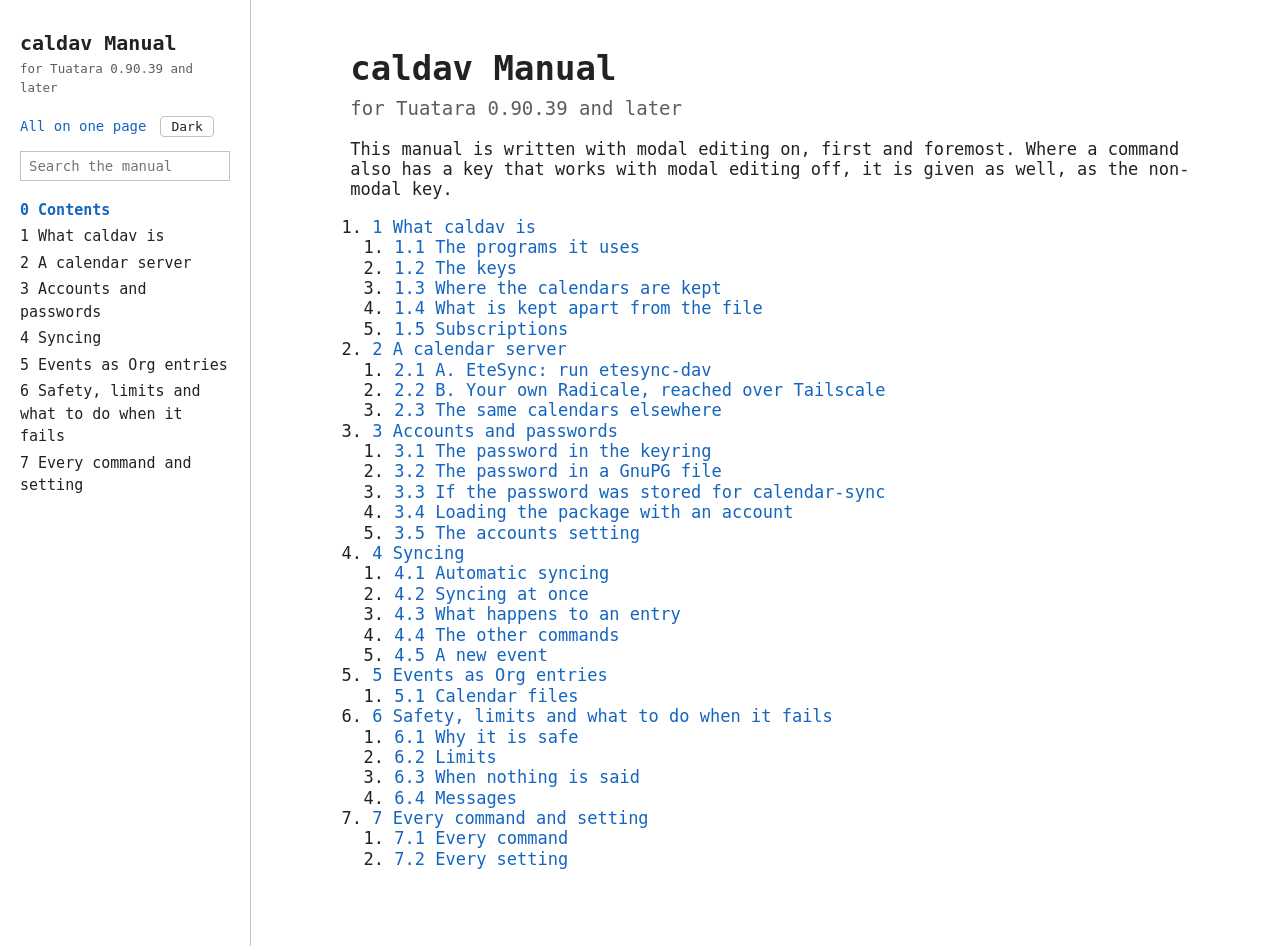
<file: index.html>
<!doctype html>
<html lang="en">
<head>
<meta charset="utf-8">
<meta name="viewport" content="width=device-width, initial-scale=1">
<meta http-equiv="Content-Security-Policy" content="default-src 'none'; style-src  'self'; img-src 'self' file:; script-src 'self'; base-uri 'none'; form-action 'none'">
<title>caldav Manual</title>
<link rel="icon" href="tuatara.png">
<link rel="stylesheet" href="manual.css">
<script src="manual.js" defer></script>
</head>
<body>
<div class="site">
<nav class="toc" id="contents" aria-label="Contents">
<strong>caldav Manual</strong>
<small>for Tuatara 0.90.39 and later</small>
<p class="tools"><a href="all.html">All on one page</a>
<button type="button" class="theme" hidden>Dark</button></p>
<input type="search" placeholder="Search the manual" aria-label="Search the manual">
<ol class="chapters"><li id="nav-index" class="here"><a class="here" href="index.html">0 Contents</a></li><li id="nav-01-what-caldav-is"><a href="01-what-caldav-is.html">1 What caldav is</a><ol><li><a href="01-what-caldav-is.html#the-programs-it-uses">1.1 The programs it uses</a></li><li><a href="01-what-caldav-is.html#the-keys">1.2 The keys</a></li><li><a href="01-what-caldav-is.html#where-the-calendars-are-kept">1.3 Where the calendars are kept</a></li><li><a href="01-what-caldav-is.html#what-is-kept-apart-from-the-file">1.4 What is kept apart from the file</a></li><li><a href="01-what-caldav-is.html#subscriptions">1.5 Subscriptions</a></li></ol></li><li id="nav-02-a-calendar-server"><a href="02-a-calendar-server.html">2 A calendar server</a><ol><li><a href="02-a-calendar-server.html#a-etesync-run-etesync-dav">2.1 A. EteSync: run etesync-dav</a></li><li><a href="02-a-calendar-server.html#b-your-own-radicale-reached-over-tailscale">2.2 B. Your own Radicale, reached over Tailscale</a></li><li><a href="02-a-calendar-server.html#the-same-calendars-elsewhere">2.3 The same calendars elsewhere</a></li></ol></li><li id="nav-03-accounts-and-passwords"><a href="03-accounts-and-passwords.html">3 Accounts and passwords</a><ol><li><a href="03-accounts-and-passwords.html#the-password-in-the-keyring">3.1 The password in the keyring</a></li><li><a href="03-accounts-and-passwords.html#the-password-in-a-gnupg-file">3.2 The password in a GnuPG file</a></li><li><a href="03-accounts-and-passwords.html#if-the-password-was-stored-for-calendar-sync">3.3 If the password was stored for calendar-sync</a></li><li><a href="03-accounts-and-passwords.html#loading-the-package-with-an-account">3.4 Loading the package with an account</a></li><li><a href="03-accounts-and-passwords.html#the-accounts-setting">3.5 The accounts setting</a></li></ol></li><li id="nav-04-syncing"><a href="04-syncing.html">4 Syncing</a><ol><li><a href="04-syncing.html#automatic-syncing">4.1 Automatic syncing</a></li><li><a href="04-syncing.html#syncing-at-once">4.2 Syncing at once</a></li><li><a href="04-syncing.html#what-happens-to-an-entry">4.3 What happens to an entry</a></li><li><a href="04-syncing.html#the-other-commands">4.4 The other commands</a></li><li><a href="04-syncing.html#a-new-event">4.5 A new event</a></li></ol></li><li id="nav-05-events-as-org-entries"><a href="05-events-as-org-entries.html">5 Events as Org entries</a><ol><li><a href="05-events-as-org-entries.html#calendar-files">5.1 Calendar files</a></li></ol></li><li id="nav-06-safety-limits-and-failures"><a href="06-safety-limits-and-failures.html">6 Safety, limits and what to do when it fails</a><ol><li><a href="06-safety-limits-and-failures.html#why-it-is-safe">6.1 Why it is safe</a></li><li><a href="06-safety-limits-and-failures.html#limits">6.2 Limits</a></li><li><a href="06-safety-limits-and-failures.html#when-nothing-is-said">6.3 When nothing is said</a></li><li><a href="06-safety-limits-and-failures.html#messages">6.4 Messages</a></li></ol></li><li id="nav-07-every-command-and-setting"><a href="07-every-command-and-setting.html">7 Every command and setting</a><ol><li><a href="07-every-command-and-setting.html#every-command">7.1 Every command</a></li><li><a href="07-every-command-and-setting.html#every-setting">7.2 Every setting</a></li></ol></li></ol>
</nav>
<main>
<article>
<h1>caldav Manual</h1>
<p class="lead">for Tuatara 0.90.39 and later</p>
<p>This manual is written with modal editing on, first and foremost. Where a command also has a key that works with modal editing off, it is given as well, as the non-modal key.</p>
<nav class="contents"><ol class="chapters"><li id="nav-01-what-caldav-is"><a href="01-what-caldav-is.html">1 What caldav is</a><ol><li><a href="01-what-caldav-is.html#the-programs-it-uses">1.1 The programs it uses</a></li><li><a href="01-what-caldav-is.html#the-keys">1.2 The keys</a></li><li><a href="01-what-caldav-is.html#where-the-calendars-are-kept">1.3 Where the calendars are kept</a></li><li><a href="01-what-caldav-is.html#what-is-kept-apart-from-the-file">1.4 What is kept apart from the file</a></li><li><a href="01-what-caldav-is.html#subscriptions">1.5 Subscriptions</a></li></ol></li><li id="nav-02-a-calendar-server"><a href="02-a-calendar-server.html">2 A calendar server</a><ol><li><a href="02-a-calendar-server.html#a-etesync-run-etesync-dav">2.1 A. EteSync: run etesync-dav</a></li><li><a href="02-a-calendar-server.html#b-your-own-radicale-reached-over-tailscale">2.2 B. Your own Radicale, reached over Tailscale</a></li><li><a href="02-a-calendar-server.html#the-same-calendars-elsewhere">2.3 The same calendars elsewhere</a></li></ol></li><li id="nav-03-accounts-and-passwords"><a href="03-accounts-and-passwords.html">3 Accounts and passwords</a><ol><li><a href="03-accounts-and-passwords.html#the-password-in-the-keyring">3.1 The password in the keyring</a></li><li><a href="03-accounts-and-passwords.html#the-password-in-a-gnupg-file">3.2 The password in a GnuPG file</a></li><li><a href="03-accounts-and-passwords.html#if-the-password-was-stored-for-calendar-sync">3.3 If the password was stored for calendar-sync</a></li><li><a href="03-accounts-and-passwords.html#loading-the-package-with-an-account">3.4 Loading the package with an account</a></li><li><a href="03-accounts-and-passwords.html#the-accounts-setting">3.5 The accounts setting</a></li></ol></li><li id="nav-04-syncing"><a href="04-syncing.html">4 Syncing</a><ol><li><a href="04-syncing.html#automatic-syncing">4.1 Automatic syncing</a></li><li><a href="04-syncing.html#syncing-at-once">4.2 Syncing at once</a></li><li><a href="04-syncing.html#what-happens-to-an-entry">4.3 What happens to an entry</a></li><li><a href="04-syncing.html#the-other-commands">4.4 The other commands</a></li><li><a href="04-syncing.html#a-new-event">4.5 A new event</a></li></ol></li><li id="nav-05-events-as-org-entries"><a href="05-events-as-org-entries.html">5 Events as Org entries</a><ol><li><a href="05-events-as-org-entries.html#calendar-files">5.1 Calendar files</a></li></ol></li><li id="nav-06-safety-limits-and-failures"><a href="06-safety-limits-and-failures.html">6 Safety, limits and what to do when it fails</a><ol><li><a href="06-safety-limits-and-failures.html#why-it-is-safe">6.1 Why it is safe</a></li><li><a href="06-safety-limits-and-failures.html#limits">6.2 Limits</a></li><li><a href="06-safety-limits-and-failures.html#when-nothing-is-said">6.3 When nothing is said</a></li><li><a href="06-safety-limits-and-failures.html#messages">6.4 Messages</a></li></ol></li><li id="nav-07-every-command-and-setting"><a href="07-every-command-and-setting.html">7 Every command and setting</a><ol><li><a href="07-every-command-and-setting.html#every-command">7.1 Every command</a></li><li><a href="07-every-command-and-setting.html#every-setting">7.2 Every setting</a></li></ol></li></ol></nav>
</article>
</main>
</div>
</body>
</html>
</file>
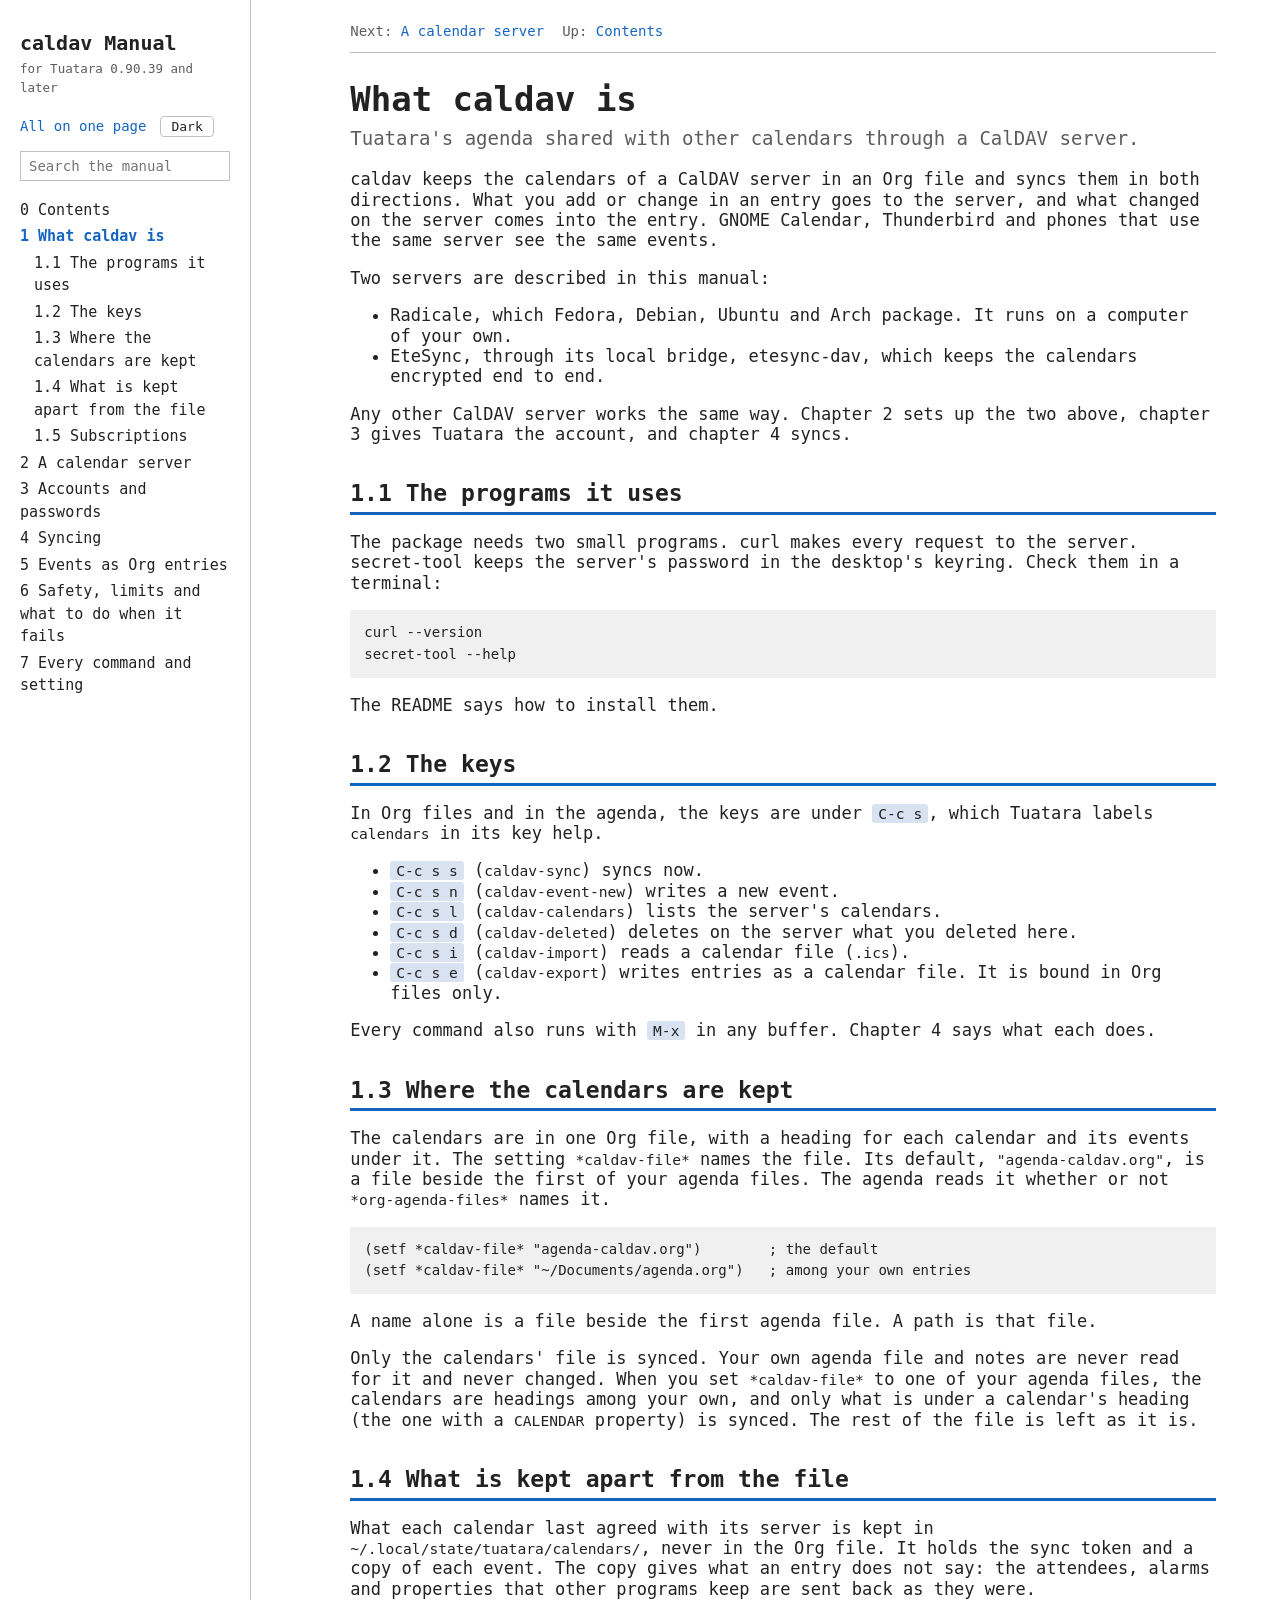
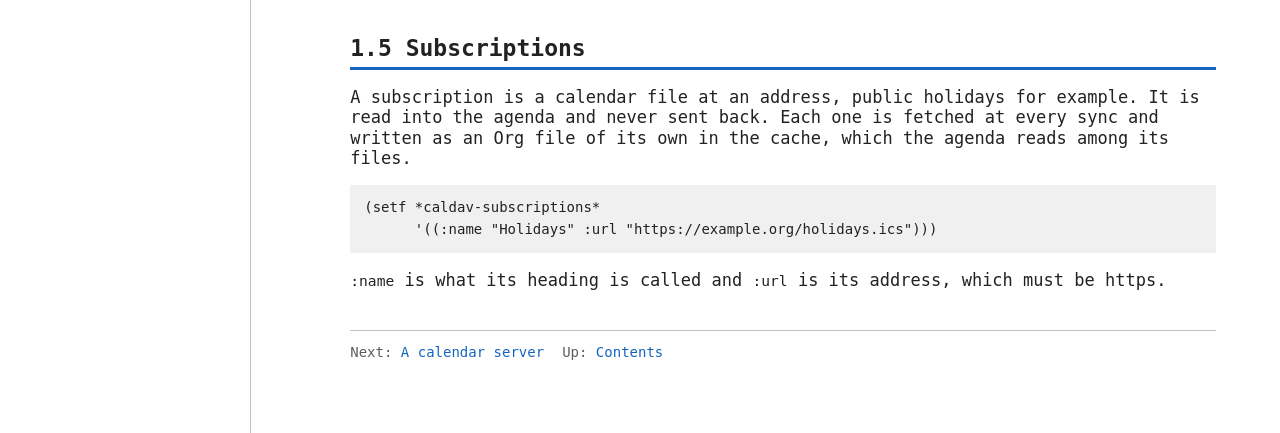
<file: 01-what-caldav-is.html>
<!doctype html>
<html lang="en">
<head>
<meta charset="utf-8">
<meta name="viewport" content="width=device-width, initial-scale=1">
<meta http-equiv="Content-Security-Policy" content="default-src 'none'; style-src  'self'; img-src 'self' file:; script-src 'self'; base-uri 'none'; form-action 'none'">
<title>What caldav is &ndash; caldav Manual</title>
<link rel="icon" href="tuatara.png">
<link rel="stylesheet" href="manual.css">
<script src="manual.js" defer></script>
</head>
<body>
<div class="site">
<nav class="toc" id="contents" aria-label="Contents">
<strong>caldav Manual</strong>
<small>for Tuatara 0.90.39 and later</small>
<p class="tools"><a href="all.html">All on one page</a>
<button type="button" class="theme" hidden>Dark</button></p>
<input type="search" placeholder="Search the manual" aria-label="Search the manual">
<ol class="chapters"><li id="nav-index"><a href="index.html">0 Contents</a></li><li id="nav-01-what-caldav-is" class="here"><a class="here" href="01-what-caldav-is.html">1 What caldav is</a><ol><li><a href="01-what-caldav-is.html#the-programs-it-uses">1.1 The programs it uses</a></li><li><a href="01-what-caldav-is.html#the-keys">1.2 The keys</a></li><li><a href="01-what-caldav-is.html#where-the-calendars-are-kept">1.3 Where the calendars are kept</a></li><li><a href="01-what-caldav-is.html#what-is-kept-apart-from-the-file">1.4 What is kept apart from the file</a></li><li><a href="01-what-caldav-is.html#subscriptions">1.5 Subscriptions</a></li></ol></li><li id="nav-02-a-calendar-server"><a href="02-a-calendar-server.html">2 A calendar server</a><ol><li><a href="02-a-calendar-server.html#a-etesync-run-etesync-dav">2.1 A. EteSync: run etesync-dav</a></li><li><a href="02-a-calendar-server.html#b-your-own-radicale-reached-over-tailscale">2.2 B. Your own Radicale, reached over Tailscale</a></li><li><a href="02-a-calendar-server.html#the-same-calendars-elsewhere">2.3 The same calendars elsewhere</a></li></ol></li><li id="nav-03-accounts-and-passwords"><a href="03-accounts-and-passwords.html">3 Accounts and passwords</a><ol><li><a href="03-accounts-and-passwords.html#the-password-in-the-keyring">3.1 The password in the keyring</a></li><li><a href="03-accounts-and-passwords.html#the-password-in-a-gnupg-file">3.2 The password in a GnuPG file</a></li><li><a href="03-accounts-and-passwords.html#if-the-password-was-stored-for-calendar-sync">3.3 If the password was stored for calendar-sync</a></li><li><a href="03-accounts-and-passwords.html#loading-the-package-with-an-account">3.4 Loading the package with an account</a></li><li><a href="03-accounts-and-passwords.html#the-accounts-setting">3.5 The accounts setting</a></li></ol></li><li id="nav-04-syncing"><a href="04-syncing.html">4 Syncing</a><ol><li><a href="04-syncing.html#automatic-syncing">4.1 Automatic syncing</a></li><li><a href="04-syncing.html#syncing-at-once">4.2 Syncing at once</a></li><li><a href="04-syncing.html#what-happens-to-an-entry">4.3 What happens to an entry</a></li><li><a href="04-syncing.html#the-other-commands">4.4 The other commands</a></li><li><a href="04-syncing.html#a-new-event">4.5 A new event</a></li></ol></li><li id="nav-05-events-as-org-entries"><a href="05-events-as-org-entries.html">5 Events as Org entries</a><ol><li><a href="05-events-as-org-entries.html#calendar-files">5.1 Calendar files</a></li></ol></li><li id="nav-06-safety-limits-and-failures"><a href="06-safety-limits-and-failures.html">6 Safety, limits and what to do when it fails</a><ol><li><a href="06-safety-limits-and-failures.html#why-it-is-safe">6.1 Why it is safe</a></li><li><a href="06-safety-limits-and-failures.html#limits">6.2 Limits</a></li><li><a href="06-safety-limits-and-failures.html#when-nothing-is-said">6.3 When nothing is said</a></li><li><a href="06-safety-limits-and-failures.html#messages">6.4 Messages</a></li></ol></li><li id="nav-07-every-command-and-setting"><a href="07-every-command-and-setting.html">7 Every command and setting</a><ol><li><a href="07-every-command-and-setting.html#every-command">7.1 Every command</a></li><li><a href="07-every-command-and-setting.html#every-setting">7.2 Every setting</a></li></ol></li></ol>
</nav>
<main>
<article>
<div class="node"><span>Next: <a href="02-a-calendar-server.html">A calendar server</a></span><span>Up: <a href="index.html">Contents</a></span></div>
<h1 id="what-caldav-is">What caldav is</h1>
<p class="lead">Tuatara's agenda shared with other calendars through a CalDAV server.</p>
<p>caldav keeps the calendars of a CalDAV server in an Org file and syncs them in
both directions. What you add or change in an entry goes to the server, and what
changed on the server comes into the entry. GNOME Calendar, Thunderbird and
phones that use the same server see the same events.</p>
<p>Two servers are described in this manual:</p>
<ul>
<li>Radicale, which Fedora, Debian, Ubuntu and Arch package. It runs on a
  computer of your own.</li>
<li>EteSync, through its local bridge, etesync-dav, which keeps the calendars
  encrypted end to end.</li>
</ul>
<p>Any other CalDAV server works the same way. Chapter 2 sets up the two above,
chapter 3 gives Tuatara the account, and chapter 4 syncs.</p>
<h2 id="the-programs-it-uses"><span class="num">1.1</span> The programs it uses</h2>
<p>The package needs two small programs. curl makes every request to the server.
secret-tool keeps the server's password in the desktop's keyring. Check them in
a terminal:</p>
<pre class="ex">curl --version
secret-tool --help
</pre>
<p>The README says how to install them.</p>
<h2 id="the-keys"><span class="num">1.2</span> The keys</h2>
<p>In Org files and in the agenda, the keys are under <kbd>C-c s</kbd>, which Tuatara labels
<code>calendars</code> in its key help.</p>
<ul>
<li><kbd>C-c s s</kbd> (<code>caldav-sync</code>) syncs now.</li>
<li><kbd>C-c s n</kbd> (<code>caldav-event-new</code>) writes a new event.</li>
<li><kbd>C-c s l</kbd> (<code>caldav-calendars</code>) lists the server's calendars.</li>
<li><kbd>C-c s d</kbd> (<code>caldav-deleted</code>) deletes on the server what you deleted here.</li>
<li><kbd>C-c s i</kbd> (<code>caldav-import</code>) reads a calendar file (<code>.ics</code>).</li>
<li><kbd>C-c s e</kbd> (<code>caldav-export</code>) writes entries as a calendar file. It is bound in
  Org files only.</li>
</ul>
<p>Every command also runs with <kbd>M-x</kbd> in any buffer. Chapter 4 says what each does.</p>
<h2 id="where-the-calendars-are-kept"><span class="num">1.3</span> Where the calendars are kept</h2>
<p>The calendars are in one Org file, with a heading for each calendar and its
events under it. The setting <code>*caldav-file*</code> names the file. Its default,
<code>&quot;agenda-caldav.org&quot;</code>, is a file beside the first of your agenda files. The
agenda reads it whether or not <code>*org-agenda-files*</code> names it.</p>
<pre class="ex"><code class="language-lisp">(setf *caldav-file* &quot;agenda-caldav.org&quot;)        ; the default
(setf *caldav-file* &quot;~/Documents/agenda.org&quot;)   ; among your own entries
</code></pre>
<p>A name alone is a file beside the first agenda file. A path is that file.</p>
<p>Only the calendars' file is synced. Your own agenda file and notes are never
read for it and never changed. When you set <code>*caldav-file*</code> to one of your
agenda files, the calendars are headings among your own, and only what is under
a calendar's heading (the one with a <code>CALENDAR</code> property) is synced. The rest of
the file is left as it is.</p>
<h2 id="what-is-kept-apart-from-the-file"><span class="num">1.4</span> What is kept apart from the file</h2>
<p>What each calendar last agreed with its server is kept in
<code>~/.local/state/tuatara/calendars/</code>, never in the Org file. It holds the sync
token and a copy of each event. The copy gives what an entry does not say: the
attendees, alarms and properties that other programs keep are sent back as they
were.</p>
<h2 id="subscriptions"><span class="num">1.5</span> Subscriptions</h2>
<p>A subscription is a calendar file at an address, public holidays for example. It
is read into the agenda and never sent back. Each one is fetched at every sync
and written as an Org file of its own in the cache, which the agenda reads among
its files.</p>
<pre class="ex"><code class="language-lisp">(setf *caldav-subscriptions*
      '((:name &quot;Holidays&quot; :url &quot;https://example.org/holidays.ics&quot;)))
</code></pre>
<p><code>:name</code> is what its heading is called and <code>:url</code> is its address, which must be
https.</p>
<div class="node end"><span>Next: <a href="02-a-calendar-server.html">A calendar server</a></span><span>Up: <a href="index.html">Contents</a></span></div>
</article>
</main>
</div>
</body>
</html>
</file>
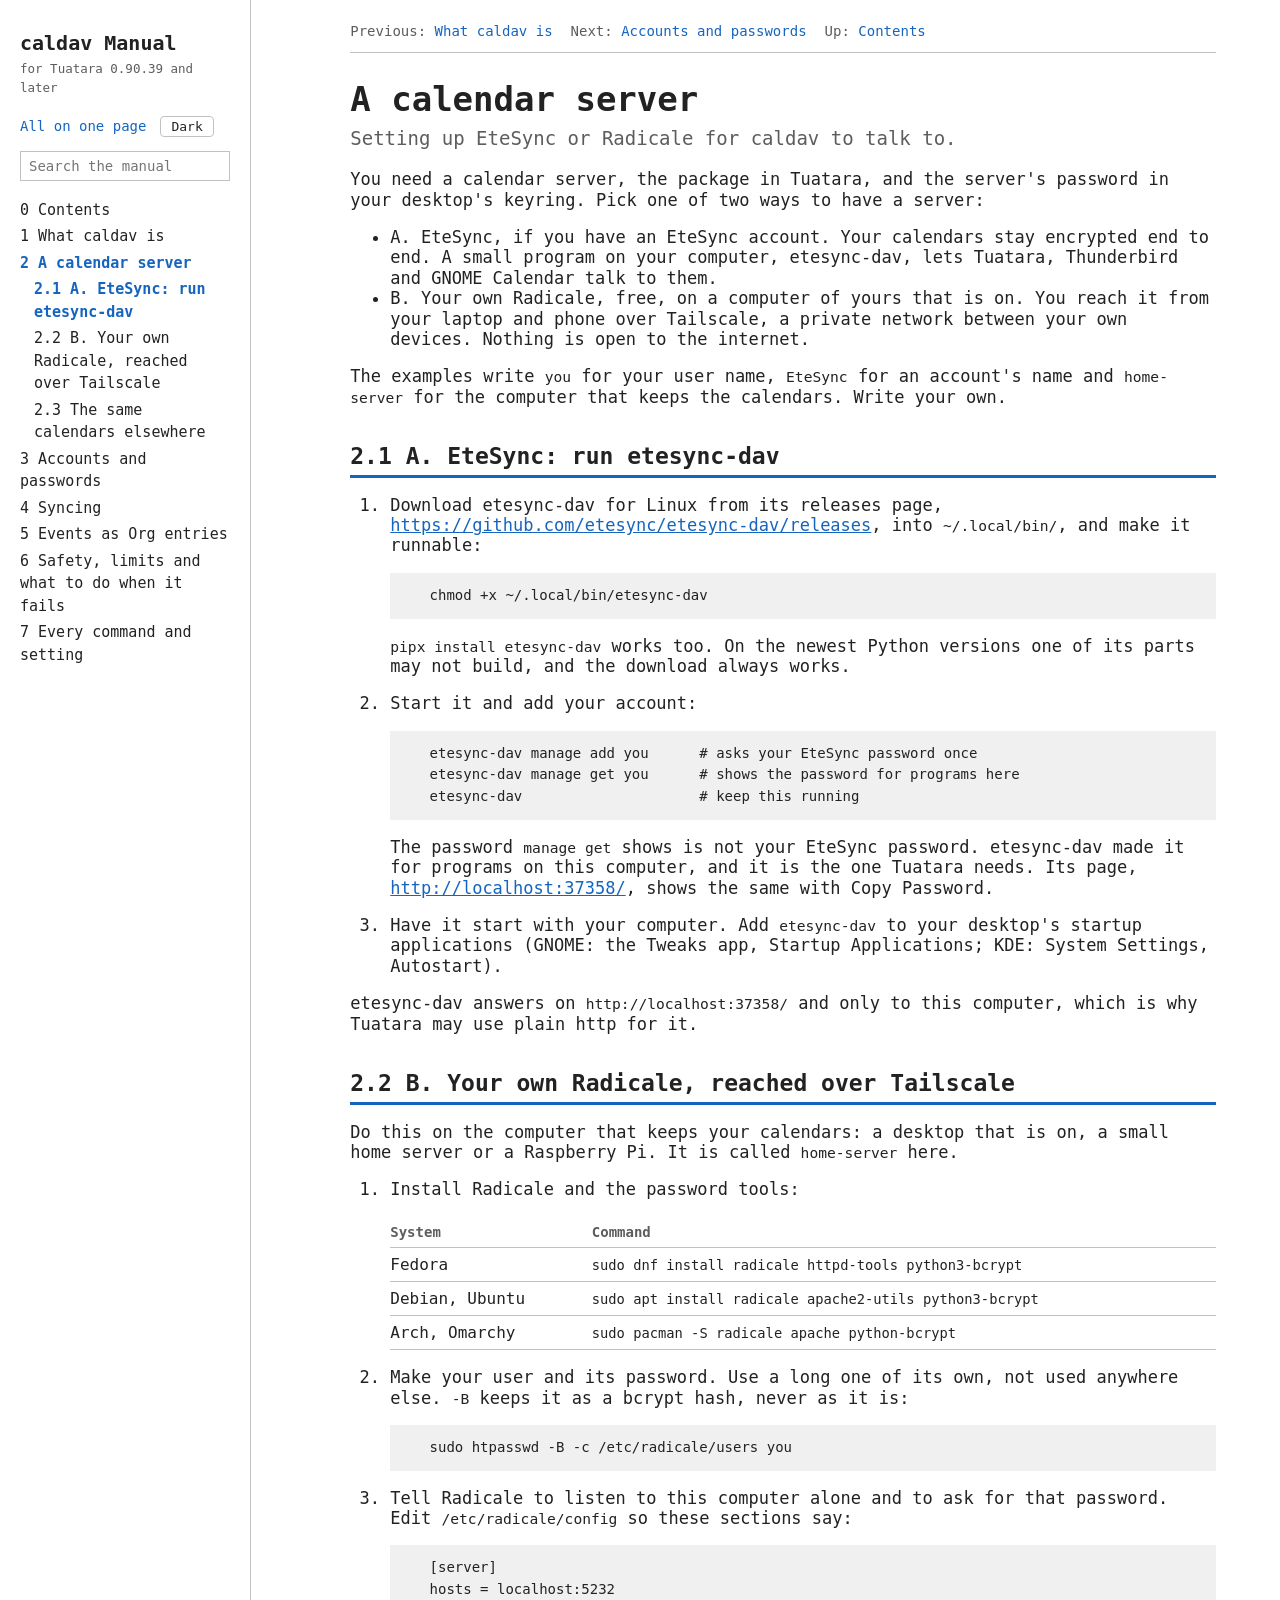
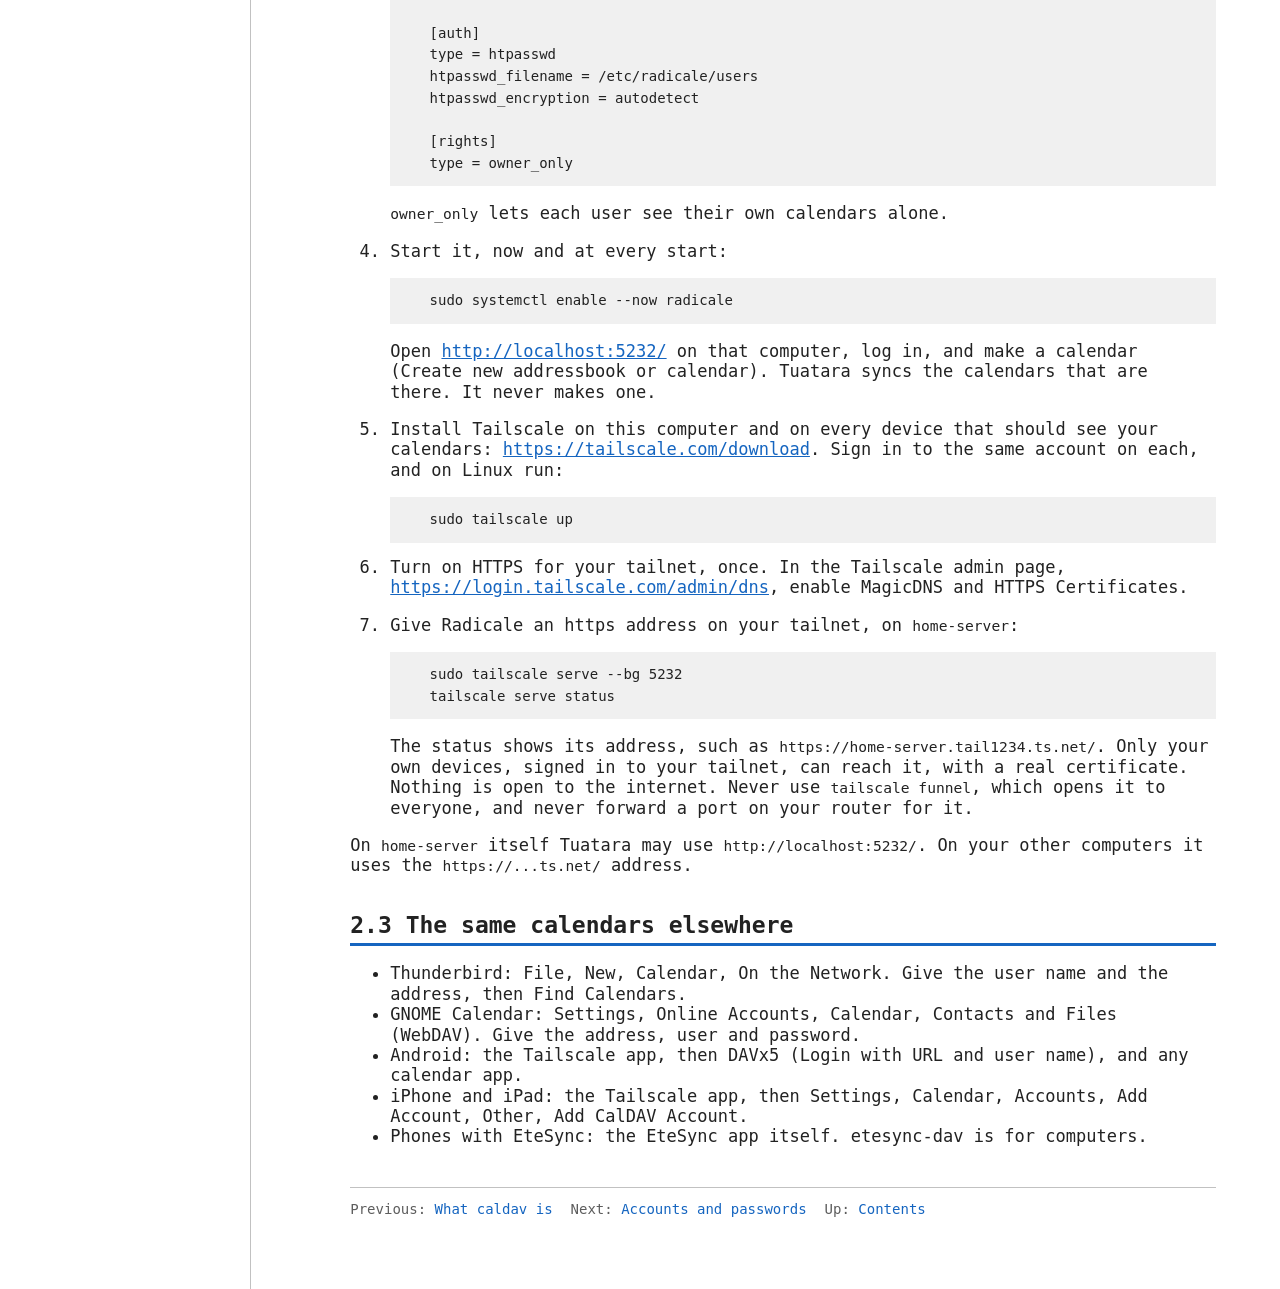
<file: 02-a-calendar-server.html>
<!doctype html>
<html lang="en">
<head>
<meta charset="utf-8">
<meta name="viewport" content="width=device-width, initial-scale=1">
<meta http-equiv="Content-Security-Policy" content="default-src 'none'; style-src  'self'; img-src 'self' file:; script-src 'self'; base-uri 'none'; form-action 'none'">
<title>A calendar server &ndash; caldav Manual</title>
<link rel="icon" href="tuatara.png">
<link rel="stylesheet" href="manual.css">
<script src="manual.js" defer></script>
</head>
<body>
<div class="site">
<nav class="toc" id="contents" aria-label="Contents">
<strong>caldav Manual</strong>
<small>for Tuatara 0.90.39 and later</small>
<p class="tools"><a href="all.html">All on one page</a>
<button type="button" class="theme" hidden>Dark</button></p>
<input type="search" placeholder="Search the manual" aria-label="Search the manual">
<ol class="chapters"><li id="nav-index"><a href="index.html">0 Contents</a></li><li id="nav-01-what-caldav-is"><a href="01-what-caldav-is.html">1 What caldav is</a><ol><li><a href="01-what-caldav-is.html#the-programs-it-uses">1.1 The programs it uses</a></li><li><a href="01-what-caldav-is.html#the-keys">1.2 The keys</a></li><li><a href="01-what-caldav-is.html#where-the-calendars-are-kept">1.3 Where the calendars are kept</a></li><li><a href="01-what-caldav-is.html#what-is-kept-apart-from-the-file">1.4 What is kept apart from the file</a></li><li><a href="01-what-caldav-is.html#subscriptions">1.5 Subscriptions</a></li></ol></li><li id="nav-02-a-calendar-server" class="here"><a class="here" href="02-a-calendar-server.html">2 A calendar server</a><ol><li><a href="02-a-calendar-server.html#a-etesync-run-etesync-dav">2.1 A. EteSync: run etesync-dav</a></li><li><a href="02-a-calendar-server.html#b-your-own-radicale-reached-over-tailscale">2.2 B. Your own Radicale, reached over Tailscale</a></li><li><a href="02-a-calendar-server.html#the-same-calendars-elsewhere">2.3 The same calendars elsewhere</a></li></ol></li><li id="nav-03-accounts-and-passwords"><a href="03-accounts-and-passwords.html">3 Accounts and passwords</a><ol><li><a href="03-accounts-and-passwords.html#the-password-in-the-keyring">3.1 The password in the keyring</a></li><li><a href="03-accounts-and-passwords.html#the-password-in-a-gnupg-file">3.2 The password in a GnuPG file</a></li><li><a href="03-accounts-and-passwords.html#if-the-password-was-stored-for-calendar-sync">3.3 If the password was stored for calendar-sync</a></li><li><a href="03-accounts-and-passwords.html#loading-the-package-with-an-account">3.4 Loading the package with an account</a></li><li><a href="03-accounts-and-passwords.html#the-accounts-setting">3.5 The accounts setting</a></li></ol></li><li id="nav-04-syncing"><a href="04-syncing.html">4 Syncing</a><ol><li><a href="04-syncing.html#automatic-syncing">4.1 Automatic syncing</a></li><li><a href="04-syncing.html#syncing-at-once">4.2 Syncing at once</a></li><li><a href="04-syncing.html#what-happens-to-an-entry">4.3 What happens to an entry</a></li><li><a href="04-syncing.html#the-other-commands">4.4 The other commands</a></li><li><a href="04-syncing.html#a-new-event">4.5 A new event</a></li></ol></li><li id="nav-05-events-as-org-entries"><a href="05-events-as-org-entries.html">5 Events as Org entries</a><ol><li><a href="05-events-as-org-entries.html#calendar-files">5.1 Calendar files</a></li></ol></li><li id="nav-06-safety-limits-and-failures"><a href="06-safety-limits-and-failures.html">6 Safety, limits and what to do when it fails</a><ol><li><a href="06-safety-limits-and-failures.html#why-it-is-safe">6.1 Why it is safe</a></li><li><a href="06-safety-limits-and-failures.html#limits">6.2 Limits</a></li><li><a href="06-safety-limits-and-failures.html#when-nothing-is-said">6.3 When nothing is said</a></li><li><a href="06-safety-limits-and-failures.html#messages">6.4 Messages</a></li></ol></li><li id="nav-07-every-command-and-setting"><a href="07-every-command-and-setting.html">7 Every command and setting</a><ol><li><a href="07-every-command-and-setting.html#every-command">7.1 Every command</a></li><li><a href="07-every-command-and-setting.html#every-setting">7.2 Every setting</a></li></ol></li></ol>
</nav>
<main>
<article>
<div class="node"><span>Previous: <a href="01-what-caldav-is.html">What caldav is</a></span><span>Next: <a href="03-accounts-and-passwords.html">Accounts and passwords</a></span><span>Up: <a href="index.html">Contents</a></span></div>
<h1 id="a-calendar-server">A calendar server</h1>
<p class="lead">Setting up EteSync or Radicale for caldav to talk to.</p>
<p>You need a calendar server, the package in Tuatara, and the server's password in
your desktop's keyring. Pick one of two ways to have a server:</p>
<ul>
<li>A. EteSync, if you have an EteSync account. Your calendars stay encrypted end
  to end. A small program on your computer, etesync-dav, lets Tuatara,
  Thunderbird and GNOME Calendar talk to them.</li>
<li>B. Your own Radicale, free, on a computer of yours that is on. You reach it
  from your laptop and phone over Tailscale, a private network between your own
  devices. Nothing is open to the internet.</li>
</ul>
<p>The examples write <code>you</code> for your user name, <code>EteSync</code> for an account's name and
<code>home-server</code> for the computer that keeps the calendars. Write your own.</p>
<h2 id="a-etesync-run-etesync-dav"><span class="num">2.1</span> A. EteSync: run etesync-dav</h2>
<ol>
<li><p>Download etesync-dav for Linux from its releases page,
   <a href="https://github.com/etesync/etesync-dav/releases">https://github.com/etesync/etesync-dav/releases</a>, into <code>~/.local/bin/</code>, and
   make it runnable:</p>
<pre class="ex">   chmod +x ~/.local/bin/etesync-dav
</pre>
<p>   <code>pipx install etesync-dav</code> works too. On the newest Python versions one of
   its parts may not build, and the download always works.</p>
</li>
<li><p>Start it and add your account:</p>
<pre class="ex">   etesync-dav manage add you      # asks your EteSync password once
   etesync-dav manage get you      # shows the password for programs here
   etesync-dav                     # keep this running
</pre>
<p>   The password <code>manage get</code> shows is not your EteSync password. etesync-dav
   made it for programs on this computer, and it is the one Tuatara needs. Its
   page, <a href="http://localhost:37358/">http://localhost:37358/</a>, shows the same with Copy Password.</p>
</li>
<li>Have it start with your computer. Add <code>etesync-dav</code> to your desktop's startup
   applications (GNOME: the Tweaks app, Startup Applications; KDE: System
   Settings, Autostart).</li>
</ol>
<p>etesync-dav answers on <code>http://localhost:37358/</code> and only to this computer,
which is why Tuatara may use plain http for it.</p>
<h2 id="b-your-own-radicale-reached-over-tailscale"><span class="num">2.2</span> B. Your own Radicale, reached over Tailscale</h2>
<p>Do this on the computer that keeps your calendars: a desktop that is on, a small
home server or a Raspberry Pi. It is called <code>home-server</code> here.</p>
<ol>
<li><p>Install Radicale and the password tools:</p>
<div class="tablewrap"><table>
<thead>
<tr><th>System</th><th>Command</th></tr>
</thead>
<tbody>
<tr><td>Fedora</td><td><code>sudo dnf install radicale httpd-tools python3-bcrypt</code></td></tr>
<tr><td>Debian, Ubuntu</td><td><code>sudo apt install radicale apache2-utils python3-bcrypt</code></td></tr>
<tr><td>Arch, Omarchy</td><td><code>sudo pacman -S radicale apache python-bcrypt</code></td></tr>
</tbody></table></div>
</li>
<li><p>Make your user and its password. Use a long one of its own, not used anywhere
   else. <code>-B</code> keeps it as a bcrypt hash, never as it is:</p>
<pre class="ex">   sudo htpasswd -B -c /etc/radicale/users you
</pre>
</li>
<li><p>Tell Radicale to listen to this computer alone and to ask for that password.
   Edit <code>/etc/radicale/config</code> so these sections say:</p>
<pre class="ex">   [server]
   hosts = localhost:5232

   [auth]
   type = htpasswd
   htpasswd_filename = /etc/radicale/users
   htpasswd_encryption = autodetect

   [rights]
   type = owner_only
</pre>
<p>   <code>owner_only</code> lets each user see their own calendars alone.</p>
</li>
<li><p>Start it, now and at every start:</p>
<pre class="ex">   sudo systemctl enable --now radicale
</pre>
<p>   Open <a href="http://localhost:5232/">http://localhost:5232/</a> on that computer, log in, and make a calendar
   (Create new addressbook or calendar). Tuatara syncs the calendars that are
   there. It never makes one.</p>
</li>
<li><p>Install Tailscale on this computer and on every device that should see your
   calendars: <a href="https://tailscale.com/download">https://tailscale.com/download</a>. Sign in to the same account on
   each, and on Linux run:</p>
<pre class="ex">   sudo tailscale up
</pre>
</li>
<li>Turn on HTTPS for your tailnet, once. In the Tailscale admin page,
   <a href="https://login.tailscale.com/admin/dns">https://login.tailscale.com/admin/dns</a>, enable MagicDNS and HTTPS
   Certificates.</li>
<li><p>Give Radicale an https address on your tailnet, on <code>home-server</code>:</p>
<pre class="ex">   sudo tailscale serve --bg 5232
   tailscale serve status
</pre>
<p>   The status shows its address, such as <code>https://home-server.tail1234.ts.net/</code>.
   Only your own devices, signed in to your tailnet, can reach it, with a real
   certificate. Nothing is open to the internet. Never use <code>tailscale funnel</code>,
   which opens it to everyone, and never forward a port on your router for it.</p>
</li>
</ol>
<p>On <code>home-server</code> itself Tuatara may use <code>http://localhost:5232/</code>. On your other
computers it uses the <code>https://...ts.net/</code> address.</p>
<h2 id="the-same-calendars-elsewhere"><span class="num">2.3</span> The same calendars elsewhere</h2>
<ul>
<li>Thunderbird: File, New, Calendar, On the Network. Give the user name and the
  address, then Find Calendars.</li>
<li>GNOME Calendar: Settings, Online Accounts, Calendar, Contacts and Files
  (WebDAV). Give the address, user and password.</li>
<li>Android: the Tailscale app, then DAVx5 (Login with URL and user name), and any
  calendar app.</li>
<li>iPhone and iPad: the Tailscale app, then Settings, Calendar, Accounts, Add
  Account, Other, Add CalDAV Account.</li>
<li>Phones with EteSync: the EteSync app itself. etesync-dav is for computers.</li>
</ul>
<div class="node end"><span>Previous: <a href="01-what-caldav-is.html">What caldav is</a></span><span>Next: <a href="03-accounts-and-passwords.html">Accounts and passwords</a></span><span>Up: <a href="index.html">Contents</a></span></div>
</article>
</main>
</div>
</body>
</html>
</file>
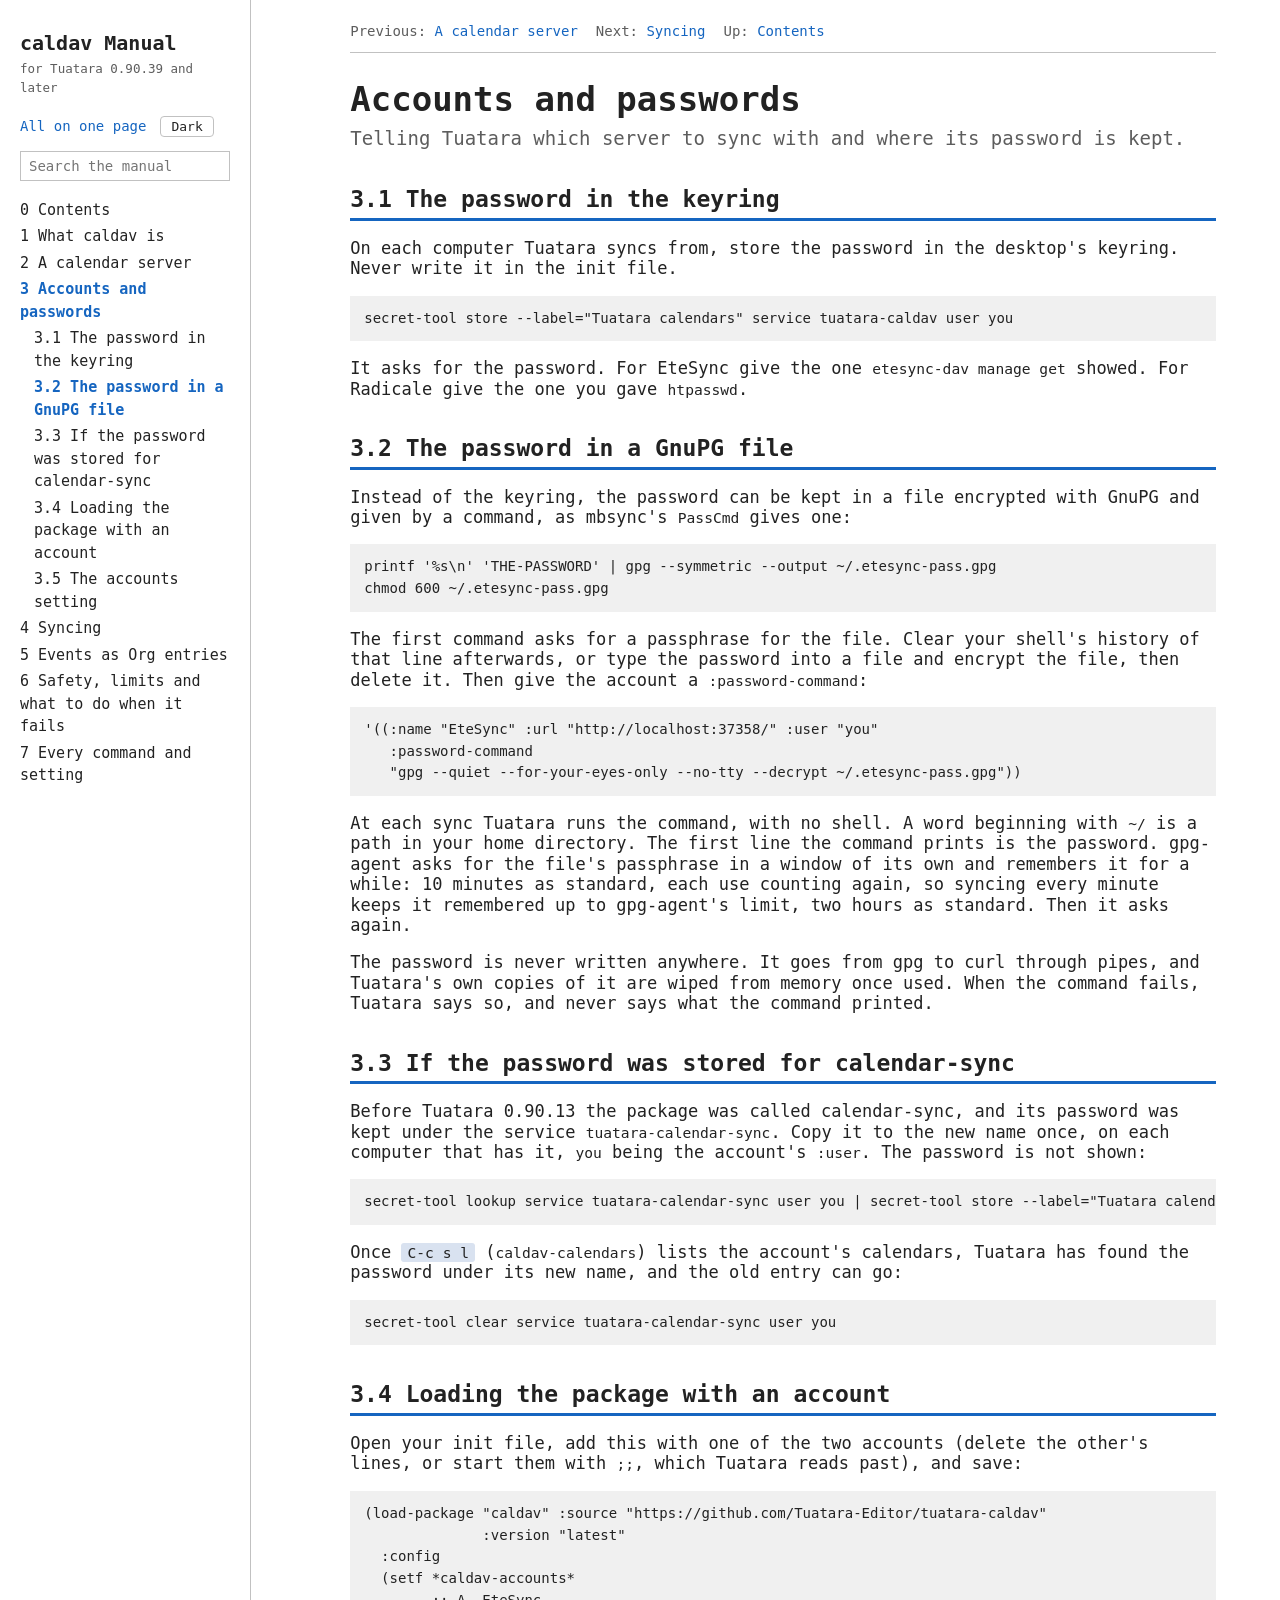
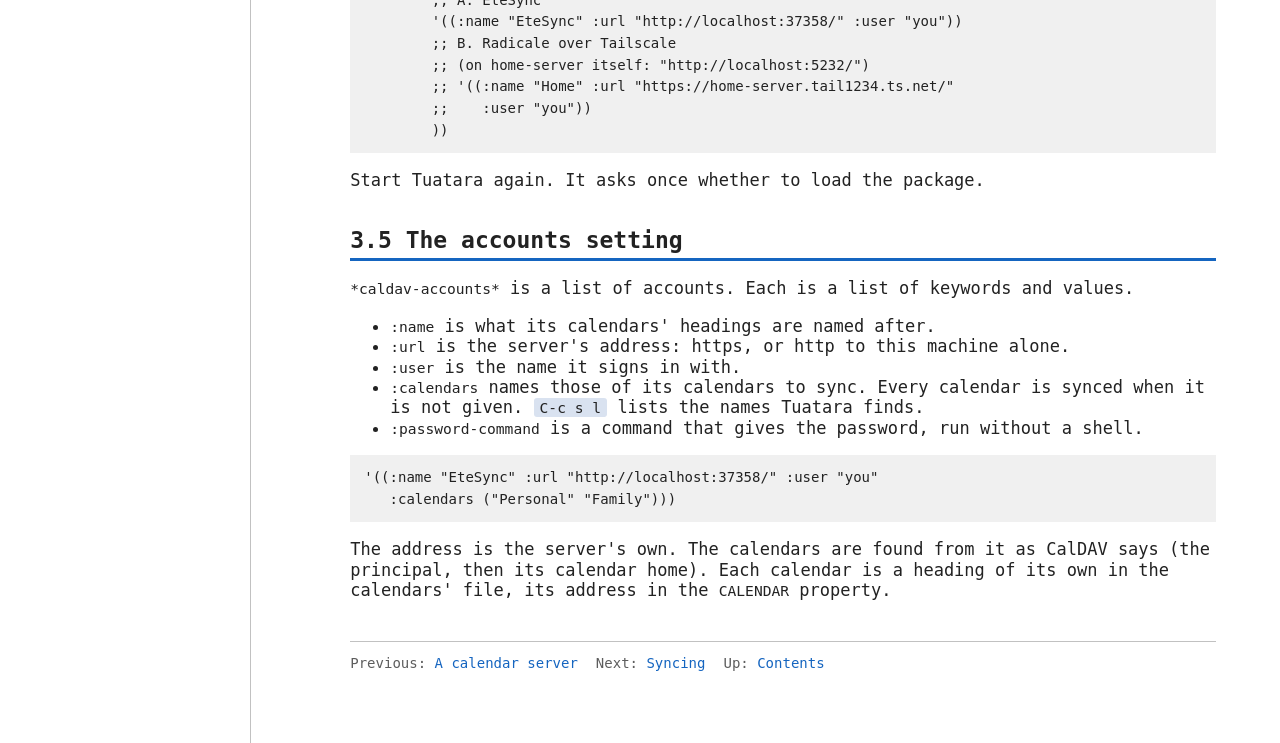
<file: 03-accounts-and-passwords.html>
<!doctype html>
<html lang="en">
<head>
<meta charset="utf-8">
<meta name="viewport" content="width=device-width, initial-scale=1">
<meta http-equiv="Content-Security-Policy" content="default-src 'none'; style-src  'self'; img-src 'self' file:; script-src 'self'; base-uri 'none'; form-action 'none'">
<title>Accounts and passwords &ndash; caldav Manual</title>
<link rel="icon" href="tuatara.png">
<link rel="stylesheet" href="manual.css">
<script src="manual.js" defer></script>
</head>
<body>
<div class="site">
<nav class="toc" id="contents" aria-label="Contents">
<strong>caldav Manual</strong>
<small>for Tuatara 0.90.39 and later</small>
<p class="tools"><a href="all.html">All on one page</a>
<button type="button" class="theme" hidden>Dark</button></p>
<input type="search" placeholder="Search the manual" aria-label="Search the manual">
<ol class="chapters"><li id="nav-index"><a href="index.html">0 Contents</a></li><li id="nav-01-what-caldav-is"><a href="01-what-caldav-is.html">1 What caldav is</a><ol><li><a href="01-what-caldav-is.html#the-programs-it-uses">1.1 The programs it uses</a></li><li><a href="01-what-caldav-is.html#the-keys">1.2 The keys</a></li><li><a href="01-what-caldav-is.html#where-the-calendars-are-kept">1.3 Where the calendars are kept</a></li><li><a href="01-what-caldav-is.html#what-is-kept-apart-from-the-file">1.4 What is kept apart from the file</a></li><li><a href="01-what-caldav-is.html#subscriptions">1.5 Subscriptions</a></li></ol></li><li id="nav-02-a-calendar-server"><a href="02-a-calendar-server.html">2 A calendar server</a><ol><li><a href="02-a-calendar-server.html#a-etesync-run-etesync-dav">2.1 A. EteSync: run etesync-dav</a></li><li><a href="02-a-calendar-server.html#b-your-own-radicale-reached-over-tailscale">2.2 B. Your own Radicale, reached over Tailscale</a></li><li><a href="02-a-calendar-server.html#the-same-calendars-elsewhere">2.3 The same calendars elsewhere</a></li></ol></li><li id="nav-03-accounts-and-passwords" class="here"><a class="here" href="03-accounts-and-passwords.html">3 Accounts and passwords</a><ol><li><a href="03-accounts-and-passwords.html#the-password-in-the-keyring">3.1 The password in the keyring</a></li><li><a href="03-accounts-and-passwords.html#the-password-in-a-gnupg-file">3.2 The password in a GnuPG file</a></li><li><a href="03-accounts-and-passwords.html#if-the-password-was-stored-for-calendar-sync">3.3 If the password was stored for calendar-sync</a></li><li><a href="03-accounts-and-passwords.html#loading-the-package-with-an-account">3.4 Loading the package with an account</a></li><li><a href="03-accounts-and-passwords.html#the-accounts-setting">3.5 The accounts setting</a></li></ol></li><li id="nav-04-syncing"><a href="04-syncing.html">4 Syncing</a><ol><li><a href="04-syncing.html#automatic-syncing">4.1 Automatic syncing</a></li><li><a href="04-syncing.html#syncing-at-once">4.2 Syncing at once</a></li><li><a href="04-syncing.html#what-happens-to-an-entry">4.3 What happens to an entry</a></li><li><a href="04-syncing.html#the-other-commands">4.4 The other commands</a></li><li><a href="04-syncing.html#a-new-event">4.5 A new event</a></li></ol></li><li id="nav-05-events-as-org-entries"><a href="05-events-as-org-entries.html">5 Events as Org entries</a><ol><li><a href="05-events-as-org-entries.html#calendar-files">5.1 Calendar files</a></li></ol></li><li id="nav-06-safety-limits-and-failures"><a href="06-safety-limits-and-failures.html">6 Safety, limits and what to do when it fails</a><ol><li><a href="06-safety-limits-and-failures.html#why-it-is-safe">6.1 Why it is safe</a></li><li><a href="06-safety-limits-and-failures.html#limits">6.2 Limits</a></li><li><a href="06-safety-limits-and-failures.html#when-nothing-is-said">6.3 When nothing is said</a></li><li><a href="06-safety-limits-and-failures.html#messages">6.4 Messages</a></li></ol></li><li id="nav-07-every-command-and-setting"><a href="07-every-command-and-setting.html">7 Every command and setting</a><ol><li><a href="07-every-command-and-setting.html#every-command">7.1 Every command</a></li><li><a href="07-every-command-and-setting.html#every-setting">7.2 Every setting</a></li></ol></li></ol>
</nav>
<main>
<article>
<div class="node"><span>Previous: <a href="02-a-calendar-server.html">A calendar server</a></span><span>Next: <a href="04-syncing.html">Syncing</a></span><span>Up: <a href="index.html">Contents</a></span></div>
<h1 id="accounts-and-passwords">Accounts and passwords</h1>
<p class="lead">Telling Tuatara which server to sync with and where its password is kept.</p>
<h2 id="the-password-in-the-keyring"><span class="num">3.1</span> The password in the keyring</h2>
<p>On each computer Tuatara syncs from, store the password in the desktop's
keyring. Never write it in the init file.</p>
<pre class="ex">secret-tool store --label=&quot;Tuatara calendars&quot; service tuatara-caldav user you
</pre>
<p>It asks for the password. For EteSync give the one <code>etesync-dav manage get</code>
showed. For Radicale give the one you gave <code>htpasswd</code>.</p>
<h2 id="the-password-in-a-gnupg-file"><span class="num">3.2</span> The password in a GnuPG file</h2>
<p>Instead of the keyring, the password can be kept in a file encrypted with GnuPG
and given by a command, as mbsync's <code>PassCmd</code> gives one:</p>
<pre class="ex">printf '%s\n' 'THE-PASSWORD' | gpg --symmetric --output ~/.etesync-pass.gpg
chmod 600 ~/.etesync-pass.gpg
</pre>
<p>The first command asks for a passphrase for the file. Clear your shell's history
of that line afterwards, or type the password into a file and encrypt the file,
then delete it. Then give the account a <code>:password-command</code>:</p>
<pre class="ex"><code class="language-lisp">'((:name &quot;EteSync&quot; :url &quot;http://localhost:37358/&quot; :user &quot;you&quot;
   :password-command
   &quot;gpg --quiet --for-your-eyes-only --no-tty --decrypt ~/.etesync-pass.gpg&quot;))
</code></pre>
<p>At each sync Tuatara runs the command, with no shell. A word beginning with <code>~/</code>
is a path in your home directory. The first line the command prints is the
password. gpg-agent asks for the file's passphrase in a window of its own and
remembers it for a while: 10 minutes as standard, each use counting again, so
syncing every minute keeps it remembered up to gpg-agent's limit, two hours as
standard. Then it asks again.</p>
<p>The password is never written anywhere. It goes from gpg to curl through pipes,
and Tuatara's own copies of it are wiped from memory once used. When the command
fails, Tuatara says so, and never says what the command printed.</p>
<h2 id="if-the-password-was-stored-for-calendar-sync"><span class="num">3.3</span> If the password was stored for calendar-sync</h2>
<p>Before Tuatara 0.90.13 the package was called calendar-sync, and its password
was kept under the service <code>tuatara-calendar-sync</code>. Copy it to the new name
once, on each computer that has it, <code>you</code> being the account's <code>:user</code>. The
password is not shown:</p>
<pre class="ex">secret-tool lookup service tuatara-calendar-sync user you | secret-tool store --label=&quot;Tuatara calendars&quot; service tuatara-caldav user you
</pre>
<p>Once <kbd>C-c s l</kbd> (<code>caldav-calendars</code>) lists the account's calendars, Tuatara has
found the password under its new name, and the old entry can go:</p>
<pre class="ex">secret-tool clear service tuatara-calendar-sync user you
</pre>
<h2 id="loading-the-package-with-an-account"><span class="num">3.4</span> Loading the package with an account</h2>
<p>Open your init file, add this with one of the two accounts (delete the other's
lines, or start them with <code>;;</code>, which Tuatara reads past), and save:</p>
<pre class="ex"><code class="language-lisp">(load-package &quot;caldav&quot; :source &quot;https://github.com/Tuatara-Editor/tuatara-caldav&quot;
              :version &quot;latest&quot;
  :config
  (setf *caldav-accounts*
        ;; A. EteSync
        '((:name &quot;EteSync&quot; :url &quot;http://localhost:37358/&quot; :user &quot;you&quot;))
        ;; B. Radicale over Tailscale
        ;; (on home-server itself: &quot;http://localhost:5232/&quot;)
        ;; '((:name &quot;Home&quot; :url &quot;https://home-server.tail1234.ts.net/&quot;
        ;;    :user &quot;you&quot;))
        ))
</code></pre>
<p>Start Tuatara again. It asks once whether to load the package.</p>
<h2 id="the-accounts-setting"><span class="num">3.5</span> The accounts setting</h2>
<p><code>*caldav-accounts*</code> is a list of accounts. Each is a list of keywords and
values.</p>
<ul>
<li><code>:name</code> is what its calendars' headings are named after.</li>
<li><code>:url</code> is the server's address: https, or http to this machine alone.</li>
<li><code>:user</code> is the name it signs in with.</li>
<li><code>:calendars</code> names those of its calendars to sync. Every calendar is synced
  when it is not given. <kbd>C-c s l</kbd> lists the names Tuatara finds.</li>
<li><code>:password-command</code> is a command that gives the password, run without a shell.</li>
</ul>
<pre class="ex"><code class="language-lisp">'((:name &quot;EteSync&quot; :url &quot;http://localhost:37358/&quot; :user &quot;you&quot;
   :calendars (&quot;Personal&quot; &quot;Family&quot;)))
</code></pre>
<p>The address is the server's own. The calendars are found from it as CalDAV says
(the principal, then its calendar home). Each calendar is a heading of its own
in the calendars' file, its address in the <code>CALENDAR</code> property.</p>
<div class="node end"><span>Previous: <a href="02-a-calendar-server.html">A calendar server</a></span><span>Next: <a href="04-syncing.html">Syncing</a></span><span>Up: <a href="index.html">Contents</a></span></div>
</article>
</main>
</div>
</body>
</html>
</file>
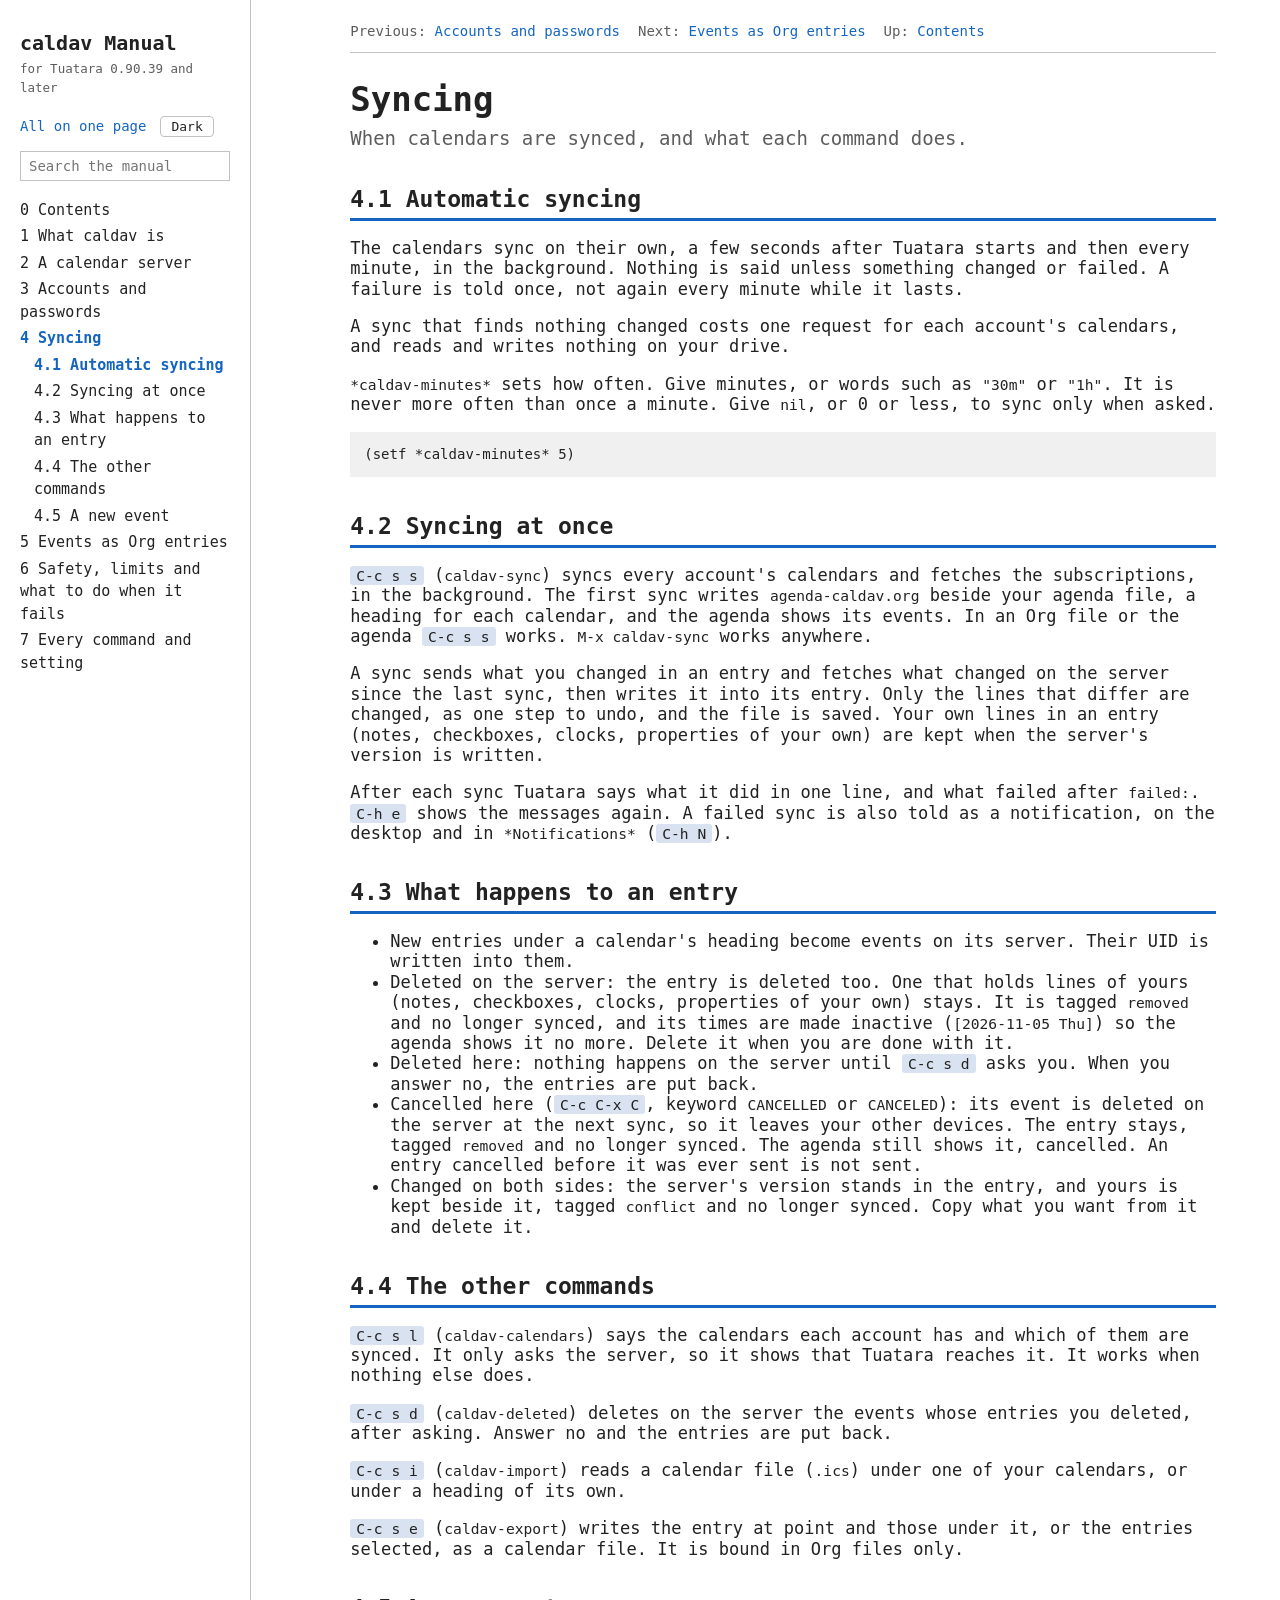
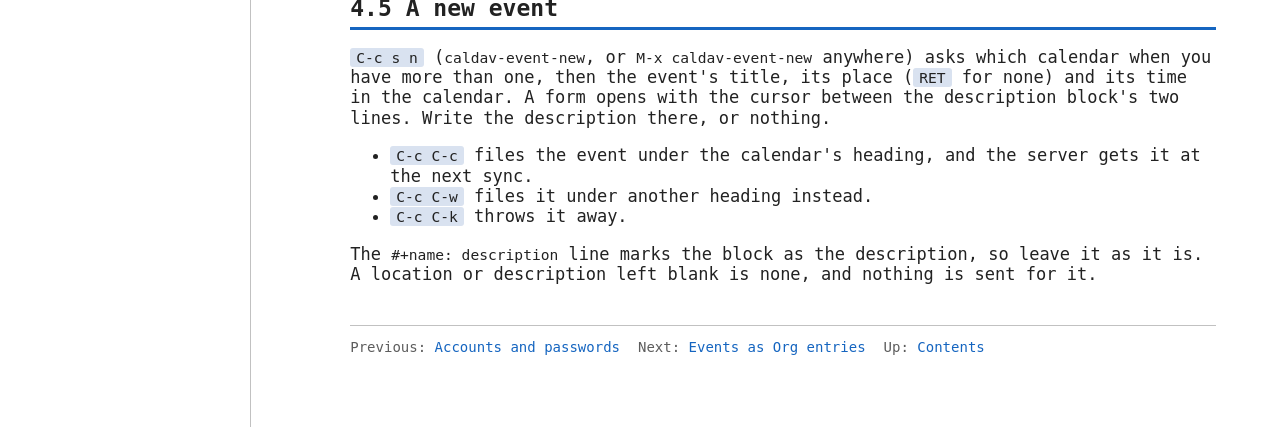
<file: 04-syncing.html>
<!doctype html>
<html lang="en">
<head>
<meta charset="utf-8">
<meta name="viewport" content="width=device-width, initial-scale=1">
<meta http-equiv="Content-Security-Policy" content="default-src 'none'; style-src  'self'; img-src 'self' file:; script-src 'self'; base-uri 'none'; form-action 'none'">
<title>Syncing &ndash; caldav Manual</title>
<link rel="icon" href="tuatara.png">
<link rel="stylesheet" href="manual.css">
<script src="manual.js" defer></script>
</head>
<body>
<div class="site">
<nav class="toc" id="contents" aria-label="Contents">
<strong>caldav Manual</strong>
<small>for Tuatara 0.90.39 and later</small>
<p class="tools"><a href="all.html">All on one page</a>
<button type="button" class="theme" hidden>Dark</button></p>
<input type="search" placeholder="Search the manual" aria-label="Search the manual">
<ol class="chapters"><li id="nav-index"><a href="index.html">0 Contents</a></li><li id="nav-01-what-caldav-is"><a href="01-what-caldav-is.html">1 What caldav is</a><ol><li><a href="01-what-caldav-is.html#the-programs-it-uses">1.1 The programs it uses</a></li><li><a href="01-what-caldav-is.html#the-keys">1.2 The keys</a></li><li><a href="01-what-caldav-is.html#where-the-calendars-are-kept">1.3 Where the calendars are kept</a></li><li><a href="01-what-caldav-is.html#what-is-kept-apart-from-the-file">1.4 What is kept apart from the file</a></li><li><a href="01-what-caldav-is.html#subscriptions">1.5 Subscriptions</a></li></ol></li><li id="nav-02-a-calendar-server"><a href="02-a-calendar-server.html">2 A calendar server</a><ol><li><a href="02-a-calendar-server.html#a-etesync-run-etesync-dav">2.1 A. EteSync: run etesync-dav</a></li><li><a href="02-a-calendar-server.html#b-your-own-radicale-reached-over-tailscale">2.2 B. Your own Radicale, reached over Tailscale</a></li><li><a href="02-a-calendar-server.html#the-same-calendars-elsewhere">2.3 The same calendars elsewhere</a></li></ol></li><li id="nav-03-accounts-and-passwords"><a href="03-accounts-and-passwords.html">3 Accounts and passwords</a><ol><li><a href="03-accounts-and-passwords.html#the-password-in-the-keyring">3.1 The password in the keyring</a></li><li><a href="03-accounts-and-passwords.html#the-password-in-a-gnupg-file">3.2 The password in a GnuPG file</a></li><li><a href="03-accounts-and-passwords.html#if-the-password-was-stored-for-calendar-sync">3.3 If the password was stored for calendar-sync</a></li><li><a href="03-accounts-and-passwords.html#loading-the-package-with-an-account">3.4 Loading the package with an account</a></li><li><a href="03-accounts-and-passwords.html#the-accounts-setting">3.5 The accounts setting</a></li></ol></li><li id="nav-04-syncing" class="here"><a class="here" href="04-syncing.html">4 Syncing</a><ol><li><a href="04-syncing.html#automatic-syncing">4.1 Automatic syncing</a></li><li><a href="04-syncing.html#syncing-at-once">4.2 Syncing at once</a></li><li><a href="04-syncing.html#what-happens-to-an-entry">4.3 What happens to an entry</a></li><li><a href="04-syncing.html#the-other-commands">4.4 The other commands</a></li><li><a href="04-syncing.html#a-new-event">4.5 A new event</a></li></ol></li><li id="nav-05-events-as-org-entries"><a href="05-events-as-org-entries.html">5 Events as Org entries</a><ol><li><a href="05-events-as-org-entries.html#calendar-files">5.1 Calendar files</a></li></ol></li><li id="nav-06-safety-limits-and-failures"><a href="06-safety-limits-and-failures.html">6 Safety, limits and what to do when it fails</a><ol><li><a href="06-safety-limits-and-failures.html#why-it-is-safe">6.1 Why it is safe</a></li><li><a href="06-safety-limits-and-failures.html#limits">6.2 Limits</a></li><li><a href="06-safety-limits-and-failures.html#when-nothing-is-said">6.3 When nothing is said</a></li><li><a href="06-safety-limits-and-failures.html#messages">6.4 Messages</a></li></ol></li><li id="nav-07-every-command-and-setting"><a href="07-every-command-and-setting.html">7 Every command and setting</a><ol><li><a href="07-every-command-and-setting.html#every-command">7.1 Every command</a></li><li><a href="07-every-command-and-setting.html#every-setting">7.2 Every setting</a></li></ol></li></ol>
</nav>
<main>
<article>
<div class="node"><span>Previous: <a href="03-accounts-and-passwords.html">Accounts and passwords</a></span><span>Next: <a href="05-events-as-org-entries.html">Events as Org entries</a></span><span>Up: <a href="index.html">Contents</a></span></div>
<h1 id="syncing">Syncing</h1>
<p class="lead">When calendars are synced, and what each command does.</p>
<h2 id="automatic-syncing"><span class="num">4.1</span> Automatic syncing</h2>
<p>The calendars sync on their own, a few seconds after Tuatara starts and then
every minute, in the background. Nothing is said unless something changed or
failed. A failure is told once, not again every minute while it lasts.</p>
<p>A sync that finds nothing changed costs one request for each account's
calendars, and reads and writes nothing on your drive.</p>
<p><code>*caldav-minutes*</code> sets how often. Give minutes, or words such as <code>&quot;30m&quot;</code> or
<code>&quot;1h&quot;</code>. It is never more often than once a minute. Give <code>nil</code>, or 0 or less, to
sync only when asked.</p>
<pre class="ex"><code class="language-lisp">(setf *caldav-minutes* 5)
</code></pre>
<h2 id="syncing-at-once"><span class="num">4.2</span> Syncing at once</h2>
<p><kbd>C-c s s</kbd> (<code>caldav-sync</code>) syncs every account's calendars and fetches the
subscriptions, in the background. The first sync writes <code>agenda-caldav.org</code>
beside your agenda file, a heading for each calendar, and the agenda shows its
events. In an Org file or the agenda <kbd>C-c s s</kbd> works. <code>M-x caldav-sync</code> works
anywhere.</p>
<p>A sync sends what you changed in an entry and fetches what changed on the server
since the last sync, then writes it into its entry. Only the lines that differ
are changed, as one step to undo, and the file is saved. Your own lines in an
entry (notes, checkboxes, clocks, properties of your own) are kept when the
server's version is written.</p>
<p>After each sync Tuatara says what it did in one line, and what failed after
<code>failed:</code>. <kbd>C-h e</kbd> shows the messages again. A failed sync is also told as a
notification, on the desktop and in <code>*Notifications*</code> (<kbd>C-h N</kbd>).</p>
<h2 id="what-happens-to-an-entry"><span class="num">4.3</span> What happens to an entry</h2>
<ul>
<li>New entries under a calendar's heading become events on its server. Their UID
  is written into them.</li>
<li>Deleted on the server: the entry is deleted too. One that holds lines of yours
  (notes, checkboxes, clocks, properties of your own) stays. It is tagged
  <code>removed</code> and no longer synced, and its times are made inactive
  (<code>[2026-11-05 Thu]</code>) so the agenda shows it no more. Delete it when you are
  done with it.</li>
<li>Deleted here: nothing happens on the server until <kbd>C-c s d</kbd> asks you. When you
  answer no, the entries are put back.</li>
<li>Cancelled here (<kbd>C-c C-x C</kbd>, keyword <code>CANCELLED</code> or <code>CANCELED</code>): its event is
  deleted on the server at the next sync, so it leaves your other devices. The
  entry stays, tagged <code>removed</code> and no longer synced. The agenda still shows it,
  cancelled. An entry cancelled before it was ever sent is not sent.</li>
<li>Changed on both sides: the server's version stands in the entry, and yours is
  kept beside it, tagged <code>conflict</code> and no longer synced. Copy what you want
  from it and delete it.</li>
</ul>
<h2 id="the-other-commands"><span class="num">4.4</span> The other commands</h2>
<p><kbd>C-c s l</kbd> (<code>caldav-calendars</code>) says the calendars each account has and which of
them are synced. It only asks the server, so it shows that Tuatara reaches it.
It works when nothing else does.</p>
<p><kbd>C-c s d</kbd> (<code>caldav-deleted</code>) deletes on the server the events whose entries you
deleted, after asking. Answer no and the entries are put back.</p>
<p><kbd>C-c s i</kbd> (<code>caldav-import</code>) reads a calendar file (<code>.ics</code>) under one of your
calendars, or under a heading of its own.</p>
<p><kbd>C-c s e</kbd> (<code>caldav-export</code>) writes the entry at point and those under it, or the
entries selected, as a calendar file. It is bound in Org files only.</p>
<h2 id="a-new-event"><span class="num">4.5</span> A new event</h2>
<p><kbd>C-c s n</kbd> (<code>caldav-event-new</code>, or <code>M-x caldav-event-new</code> anywhere) asks which
calendar when you have more than one, then the event's title, its place (<kbd>RET</kbd>
for none) and its time in the calendar. A form opens with the cursor between the
description block's two lines. Write the description there, or nothing.</p>
<ul>
<li><kbd>C-c C-c</kbd> files the event under the calendar's heading, and the server gets it
  at the next sync.</li>
<li><kbd>C-c C-w</kbd> files it under another heading instead.</li>
<li><kbd>C-c C-k</kbd> throws it away.</li>
</ul>
<p>The <code>#+name: description</code> line marks the block as the description, so leave it
as it is. A location or description left blank is none, and nothing is sent for
it.</p>
<div class="node end"><span>Previous: <a href="03-accounts-and-passwords.html">Accounts and passwords</a></span><span>Next: <a href="05-events-as-org-entries.html">Events as Org entries</a></span><span>Up: <a href="index.html">Contents</a></span></div>
</article>
</main>
</div>
</body>
</html>
</file>
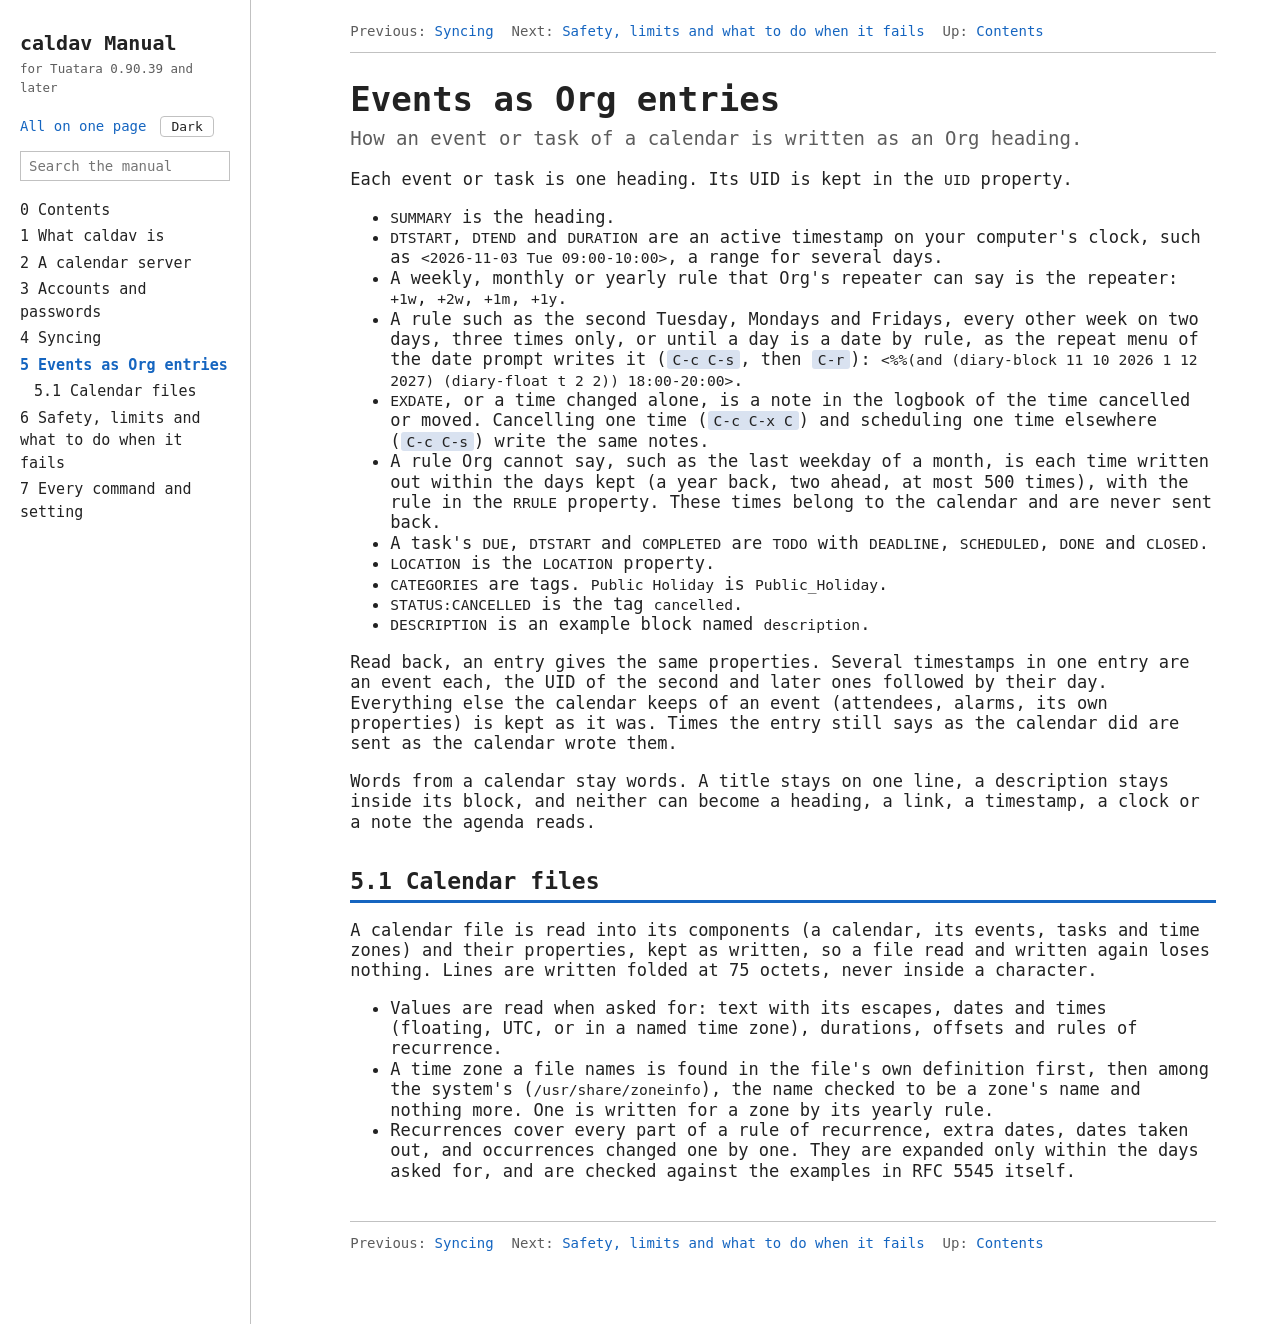
<file: 05-events-as-org-entries.html>
<!doctype html>
<html lang="en">
<head>
<meta charset="utf-8">
<meta name="viewport" content="width=device-width, initial-scale=1">
<meta http-equiv="Content-Security-Policy" content="default-src 'none'; style-src  'self'; img-src 'self' file:; script-src 'self'; base-uri 'none'; form-action 'none'">
<title>Events as Org entries &ndash; caldav Manual</title>
<link rel="icon" href="tuatara.png">
<link rel="stylesheet" href="manual.css">
<script src="manual.js" defer></script>
</head>
<body>
<div class="site">
<nav class="toc" id="contents" aria-label="Contents">
<strong>caldav Manual</strong>
<small>for Tuatara 0.90.39 and later</small>
<p class="tools"><a href="all.html">All on one page</a>
<button type="button" class="theme" hidden>Dark</button></p>
<input type="search" placeholder="Search the manual" aria-label="Search the manual">
<ol class="chapters"><li id="nav-index"><a href="index.html">0 Contents</a></li><li id="nav-01-what-caldav-is"><a href="01-what-caldav-is.html">1 What caldav is</a><ol><li><a href="01-what-caldav-is.html#the-programs-it-uses">1.1 The programs it uses</a></li><li><a href="01-what-caldav-is.html#the-keys">1.2 The keys</a></li><li><a href="01-what-caldav-is.html#where-the-calendars-are-kept">1.3 Where the calendars are kept</a></li><li><a href="01-what-caldav-is.html#what-is-kept-apart-from-the-file">1.4 What is kept apart from the file</a></li><li><a href="01-what-caldav-is.html#subscriptions">1.5 Subscriptions</a></li></ol></li><li id="nav-02-a-calendar-server"><a href="02-a-calendar-server.html">2 A calendar server</a><ol><li><a href="02-a-calendar-server.html#a-etesync-run-etesync-dav">2.1 A. EteSync: run etesync-dav</a></li><li><a href="02-a-calendar-server.html#b-your-own-radicale-reached-over-tailscale">2.2 B. Your own Radicale, reached over Tailscale</a></li><li><a href="02-a-calendar-server.html#the-same-calendars-elsewhere">2.3 The same calendars elsewhere</a></li></ol></li><li id="nav-03-accounts-and-passwords"><a href="03-accounts-and-passwords.html">3 Accounts and passwords</a><ol><li><a href="03-accounts-and-passwords.html#the-password-in-the-keyring">3.1 The password in the keyring</a></li><li><a href="03-accounts-and-passwords.html#the-password-in-a-gnupg-file">3.2 The password in a GnuPG file</a></li><li><a href="03-accounts-and-passwords.html#if-the-password-was-stored-for-calendar-sync">3.3 If the password was stored for calendar-sync</a></li><li><a href="03-accounts-and-passwords.html#loading-the-package-with-an-account">3.4 Loading the package with an account</a></li><li><a href="03-accounts-and-passwords.html#the-accounts-setting">3.5 The accounts setting</a></li></ol></li><li id="nav-04-syncing"><a href="04-syncing.html">4 Syncing</a><ol><li><a href="04-syncing.html#automatic-syncing">4.1 Automatic syncing</a></li><li><a href="04-syncing.html#syncing-at-once">4.2 Syncing at once</a></li><li><a href="04-syncing.html#what-happens-to-an-entry">4.3 What happens to an entry</a></li><li><a href="04-syncing.html#the-other-commands">4.4 The other commands</a></li><li><a href="04-syncing.html#a-new-event">4.5 A new event</a></li></ol></li><li id="nav-05-events-as-org-entries" class="here"><a class="here" href="05-events-as-org-entries.html">5 Events as Org entries</a><ol><li><a href="05-events-as-org-entries.html#calendar-files">5.1 Calendar files</a></li></ol></li><li id="nav-06-safety-limits-and-failures"><a href="06-safety-limits-and-failures.html">6 Safety, limits and what to do when it fails</a><ol><li><a href="06-safety-limits-and-failures.html#why-it-is-safe">6.1 Why it is safe</a></li><li><a href="06-safety-limits-and-failures.html#limits">6.2 Limits</a></li><li><a href="06-safety-limits-and-failures.html#when-nothing-is-said">6.3 When nothing is said</a></li><li><a href="06-safety-limits-and-failures.html#messages">6.4 Messages</a></li></ol></li><li id="nav-07-every-command-and-setting"><a href="07-every-command-and-setting.html">7 Every command and setting</a><ol><li><a href="07-every-command-and-setting.html#every-command">7.1 Every command</a></li><li><a href="07-every-command-and-setting.html#every-setting">7.2 Every setting</a></li></ol></li></ol>
</nav>
<main>
<article>
<div class="node"><span>Previous: <a href="04-syncing.html">Syncing</a></span><span>Next: <a href="06-safety-limits-and-failures.html">Safety, limits and what to do when it fails</a></span><span>Up: <a href="index.html">Contents</a></span></div>
<h1 id="events-as-org-entries">Events as Org entries</h1>
<p class="lead">How an event or task of a calendar is written as an Org heading.</p>
<p>Each event or task is one heading. Its UID is kept in the <code>UID</code> property.</p>
<ul>
<li><code>SUMMARY</code> is the heading.</li>
<li><code>DTSTART</code>, <code>DTEND</code> and <code>DURATION</code> are an active timestamp on your computer's
  clock, such as <code>&lt;2026-11-03 Tue 09:00-10:00&gt;</code>, a range for several days.</li>
<li>A weekly, monthly or yearly rule that Org's repeater can say is the repeater:
  <code>+1w</code>, <code>+2w</code>, <code>+1m</code>, <code>+1y</code>.</li>
<li>A rule such as the second Tuesday, Mondays and Fridays, every other week on
  two days, three times only, or until a day is a date by rule, as the repeat
  menu of the date prompt writes it (<kbd>C-c C-s</kbd>, then <kbd>C-r</kbd>): <code>&lt;%%(and
  (diary-block 11 10 2026 1 12 2027) (diary-float t 2 2)) 18:00-20:00&gt;</code>.</li>
<li><code>EXDATE</code>, or a time changed alone, is a note in the logbook of the time
  cancelled or moved. Cancelling one time (<kbd>C-c C-x C</kbd>) and scheduling one time
  elsewhere (<kbd>C-c C-s</kbd>) write the same notes.</li>
<li>A rule Org cannot say, such as the last weekday of a month, is each time
  written out within the days kept (a year back, two ahead, at most 500 times),
  with the rule in the <code>RRULE</code> property. These times belong to the calendar and
  are never sent back.</li>
<li>A task's <code>DUE</code>, <code>DTSTART</code> and <code>COMPLETED</code> are <code>TODO</code> with <code>DEADLINE</code>,
  <code>SCHEDULED</code>, <code>DONE</code> and <code>CLOSED</code>.</li>
<li><code>LOCATION</code> is the <code>LOCATION</code> property.</li>
<li><code>CATEGORIES</code> are tags. <code>Public Holiday</code> is <code>Public_Holiday</code>.</li>
<li><code>STATUS:CANCELLED</code> is the tag <code>cancelled</code>.</li>
<li><code>DESCRIPTION</code> is an example block named <code>description</code>.</li>
</ul>
<p>Read back, an entry gives the same properties. Several timestamps in one entry
are an event each, the UID of the second and later ones followed by their day.
Everything else the calendar keeps of an event (attendees, alarms, its own
properties) is kept as it was. Times the entry still says as the calendar did
are sent as the calendar wrote them.</p>
<p>Words from a calendar stay words. A title stays on one line, a description stays
inside its block, and neither can become a heading, a link, a timestamp, a clock
or a note the agenda reads.</p>
<h2 id="calendar-files"><span class="num">5.1</span> Calendar files</h2>
<p>A calendar file is read into its components (a calendar, its events, tasks and
time zones) and their properties, kept as written, so a file read and written
again loses nothing. Lines are written folded at 75 octets, never inside a
character.</p>
<ul>
<li>Values are read when asked for: text with its escapes, dates and times
  (floating, UTC, or in a named time zone), durations, offsets and rules of
  recurrence.</li>
<li>A time zone a file names is found in the file's own definition first, then
  among the system's (<code>/usr/share/zoneinfo</code>), the name checked to be a zone's
  name and nothing more. One is written for a zone by its yearly rule.</li>
<li>Recurrences cover every part of a rule of recurrence, extra dates, dates taken
  out, and occurrences changed one by one. They are expanded only within the
  days asked for, and are checked against the examples in RFC 5545 itself.</li>
</ul>
<div class="node end"><span>Previous: <a href="04-syncing.html">Syncing</a></span><span>Next: <a href="06-safety-limits-and-failures.html">Safety, limits and what to do when it fails</a></span><span>Up: <a href="index.html">Contents</a></span></div>
</article>
</main>
</div>
</body>
</html>
</file>
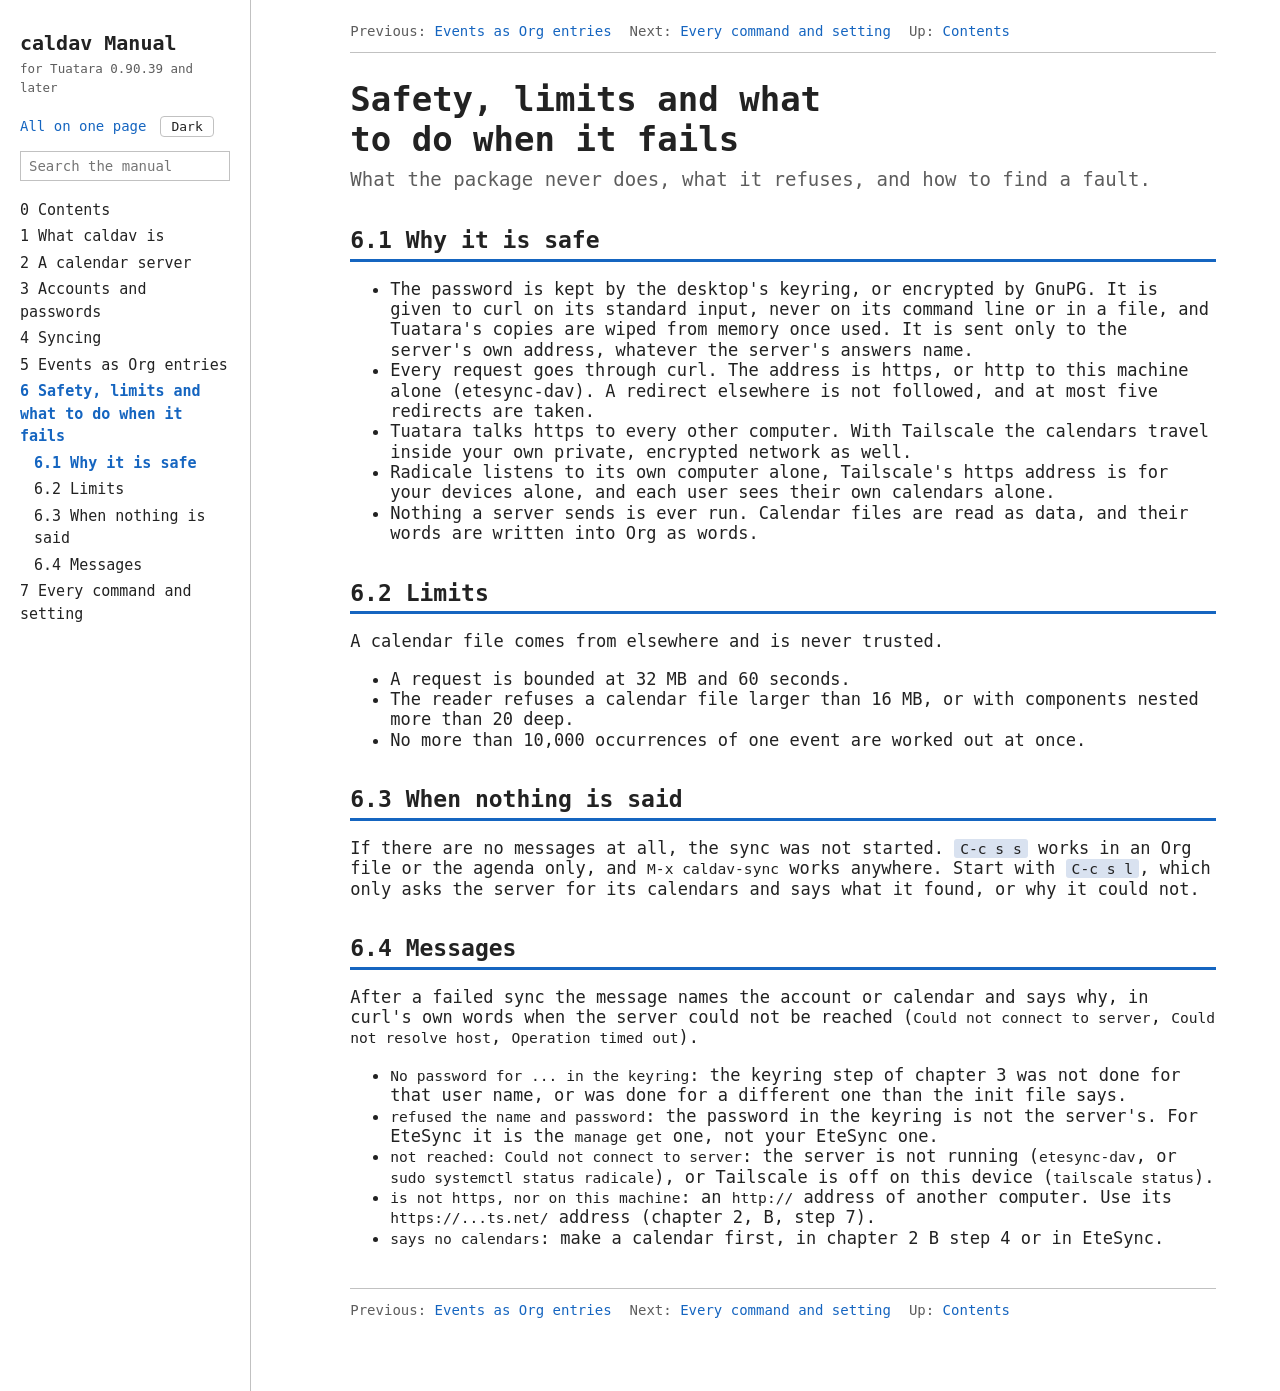
<file: 06-safety-limits-and-failures.html>
<!doctype html>
<html lang="en">
<head>
<meta charset="utf-8">
<meta name="viewport" content="width=device-width, initial-scale=1">
<meta http-equiv="Content-Security-Policy" content="default-src 'none'; style-src  'self'; img-src 'self' file:; script-src 'self'; base-uri 'none'; form-action 'none'">
<title>Safety, limits and what to do when it fails &ndash; caldav Manual</title>
<link rel="icon" href="tuatara.png">
<link rel="stylesheet" href="manual.css">
<script src="manual.js" defer></script>
</head>
<body>
<div class="site">
<nav class="toc" id="contents" aria-label="Contents">
<strong>caldav Manual</strong>
<small>for Tuatara 0.90.39 and later</small>
<p class="tools"><a href="all.html">All on one page</a>
<button type="button" class="theme" hidden>Dark</button></p>
<input type="search" placeholder="Search the manual" aria-label="Search the manual">
<ol class="chapters"><li id="nav-index"><a href="index.html">0 Contents</a></li><li id="nav-01-what-caldav-is"><a href="01-what-caldav-is.html">1 What caldav is</a><ol><li><a href="01-what-caldav-is.html#the-programs-it-uses">1.1 The programs it uses</a></li><li><a href="01-what-caldav-is.html#the-keys">1.2 The keys</a></li><li><a href="01-what-caldav-is.html#where-the-calendars-are-kept">1.3 Where the calendars are kept</a></li><li><a href="01-what-caldav-is.html#what-is-kept-apart-from-the-file">1.4 What is kept apart from the file</a></li><li><a href="01-what-caldav-is.html#subscriptions">1.5 Subscriptions</a></li></ol></li><li id="nav-02-a-calendar-server"><a href="02-a-calendar-server.html">2 A calendar server</a><ol><li><a href="02-a-calendar-server.html#a-etesync-run-etesync-dav">2.1 A. EteSync: run etesync-dav</a></li><li><a href="02-a-calendar-server.html#b-your-own-radicale-reached-over-tailscale">2.2 B. Your own Radicale, reached over Tailscale</a></li><li><a href="02-a-calendar-server.html#the-same-calendars-elsewhere">2.3 The same calendars elsewhere</a></li></ol></li><li id="nav-03-accounts-and-passwords"><a href="03-accounts-and-passwords.html">3 Accounts and passwords</a><ol><li><a href="03-accounts-and-passwords.html#the-password-in-the-keyring">3.1 The password in the keyring</a></li><li><a href="03-accounts-and-passwords.html#the-password-in-a-gnupg-file">3.2 The password in a GnuPG file</a></li><li><a href="03-accounts-and-passwords.html#if-the-password-was-stored-for-calendar-sync">3.3 If the password was stored for calendar-sync</a></li><li><a href="03-accounts-and-passwords.html#loading-the-package-with-an-account">3.4 Loading the package with an account</a></li><li><a href="03-accounts-and-passwords.html#the-accounts-setting">3.5 The accounts setting</a></li></ol></li><li id="nav-04-syncing"><a href="04-syncing.html">4 Syncing</a><ol><li><a href="04-syncing.html#automatic-syncing">4.1 Automatic syncing</a></li><li><a href="04-syncing.html#syncing-at-once">4.2 Syncing at once</a></li><li><a href="04-syncing.html#what-happens-to-an-entry">4.3 What happens to an entry</a></li><li><a href="04-syncing.html#the-other-commands">4.4 The other commands</a></li><li><a href="04-syncing.html#a-new-event">4.5 A new event</a></li></ol></li><li id="nav-05-events-as-org-entries"><a href="05-events-as-org-entries.html">5 Events as Org entries</a><ol><li><a href="05-events-as-org-entries.html#calendar-files">5.1 Calendar files</a></li></ol></li><li id="nav-06-safety-limits-and-failures" class="here"><a class="here" href="06-safety-limits-and-failures.html">6 Safety, limits and what to do when it fails</a><ol><li><a href="06-safety-limits-and-failures.html#why-it-is-safe">6.1 Why it is safe</a></li><li><a href="06-safety-limits-and-failures.html#limits">6.2 Limits</a></li><li><a href="06-safety-limits-and-failures.html#when-nothing-is-said">6.3 When nothing is said</a></li><li><a href="06-safety-limits-and-failures.html#messages">6.4 Messages</a></li></ol></li><li id="nav-07-every-command-and-setting"><a href="07-every-command-and-setting.html">7 Every command and setting</a><ol><li><a href="07-every-command-and-setting.html#every-command">7.1 Every command</a></li><li><a href="07-every-command-and-setting.html#every-setting">7.2 Every setting</a></li></ol></li></ol>
</nav>
<main>
<article>
<div class="node"><span>Previous: <a href="05-events-as-org-entries.html">Events as Org entries</a></span><span>Next: <a href="07-every-command-and-setting.html">Every command and setting</a></span><span>Up: <a href="index.html">Contents</a></span></div>
<h1 id="safety-limits-and-what-to-do-when-it-fails">Safety, limits and what to do when it fails</h1>
<p class="lead">What the package never does, what it refuses, and how to find a fault.</p>
<h2 id="why-it-is-safe"><span class="num">6.1</span> Why it is safe</h2>
<ul>
<li>The password is kept by the desktop's keyring, or encrypted by GnuPG. It is
  given to curl on its standard input, never on its command line or in a file,
  and Tuatara's copies are wiped from memory once used. It is sent only to the
  server's own address, whatever the server's answers name.</li>
<li>Every request goes through curl. The address is https, or http to this machine
  alone (etesync-dav). A redirect elsewhere is not followed, and at most five
  redirects are taken.</li>
<li>Tuatara talks https to every other computer. With Tailscale the calendars
  travel inside your own private, encrypted network as well.</li>
<li>Radicale listens to its own computer alone, Tailscale's https address is for
  your devices alone, and each user sees their own calendars alone.</li>
<li>Nothing a server sends is ever run. Calendar files are read as data, and their
  words are written into Org as words.</li>
</ul>
<h2 id="limits"><span class="num">6.2</span> Limits</h2>
<p>A calendar file comes from elsewhere and is never trusted.</p>
<ul>
<li>A request is bounded at 32 MB and 60 seconds.</li>
<li>The reader refuses a calendar file larger than 16 MB, or with components
  nested more than 20 deep.</li>
<li>No more than 10,000 occurrences of one event are worked out at once.</li>
</ul>
<h2 id="when-nothing-is-said"><span class="num">6.3</span> When nothing is said</h2>
<p>If there are no messages at all, the sync was not started. <kbd>C-c s s</kbd> works in an
Org file or the agenda only, and <code>M-x caldav-sync</code> works anywhere. Start with
<kbd>C-c s l</kbd>, which only asks the server for its calendars and says what it found,
or why it could not.</p>
<h2 id="messages"><span class="num">6.4</span> Messages</h2>
<p>After a failed sync the message names the account or calendar and says why, in
curl's own words when the server could not be reached (<code>Could not connect to
server</code>, <code>Could not resolve host</code>, <code>Operation timed out</code>).</p>
<ul>
<li><code>No password for ... in the keyring</code>: the keyring step of chapter 3 was not
  done for that user name, or was done for a different one than the init file
  says.</li>
<li><code>refused the name and password</code>: the password in the keyring is not the
  server's. For EteSync it is the <code>manage get</code> one, not your EteSync one.</li>
<li><code>not reached: Could not connect to server</code>: the server is not running
  (<code>etesync-dav</code>, or <code>sudo systemctl status radicale</code>), or Tailscale is off on
  this device (<code>tailscale status</code>).</li>
<li><code>is not https, nor on this machine</code>: an <code>http://</code> address of another computer.
  Use its <code>https://...ts.net/</code> address (chapter 2, B, step 7).</li>
<li><code>says no calendars</code>: make a calendar first, in chapter 2 B step 4 or in
  EteSync.</li>
</ul>
<div class="node end"><span>Previous: <a href="05-events-as-org-entries.html">Events as Org entries</a></span><span>Next: <a href="07-every-command-and-setting.html">Every command and setting</a></span><span>Up: <a href="index.html">Contents</a></span></div>
</article>
</main>
</div>
</body>
</html>
</file>
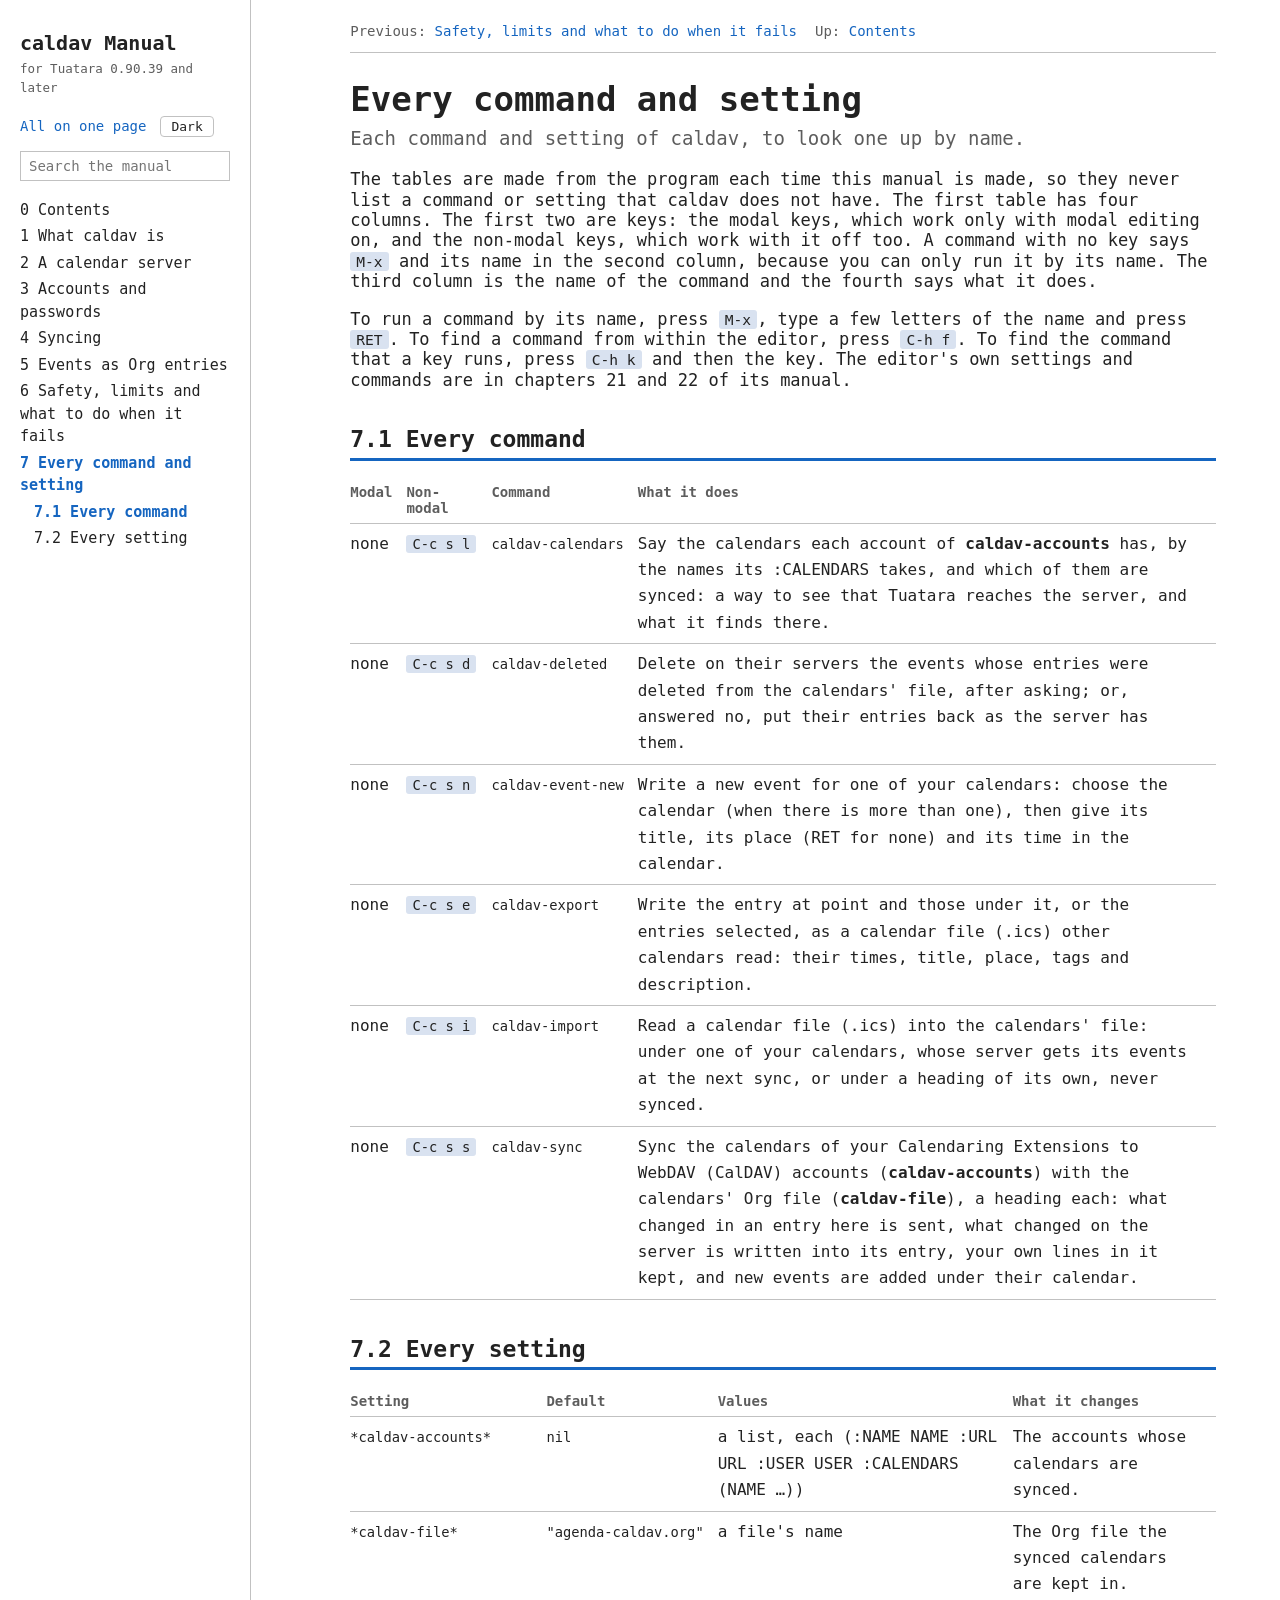
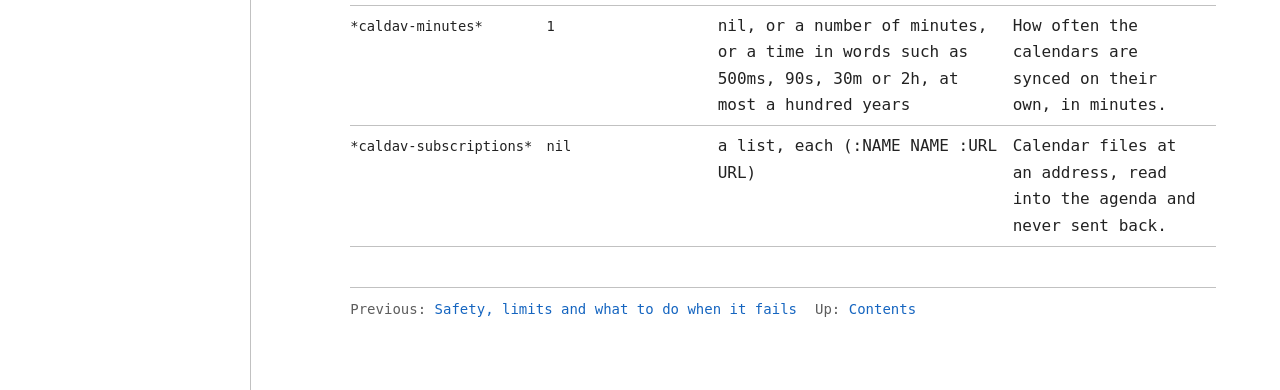
<file: 07-every-command-and-setting.html>
<!doctype html>
<html lang="en">
<head>
<meta charset="utf-8">
<meta name="viewport" content="width=device-width, initial-scale=1">
<meta http-equiv="Content-Security-Policy" content="default-src 'none'; style-src  'self'; img-src 'self' file:; script-src 'self'; base-uri 'none'; form-action 'none'">
<title>Every command and setting &ndash; caldav Manual</title>
<link rel="icon" href="tuatara.png">
<link rel="stylesheet" href="manual.css">
<script src="manual.js" defer></script>
</head>
<body>
<div class="site">
<nav class="toc" id="contents" aria-label="Contents">
<strong>caldav Manual</strong>
<small>for Tuatara 0.90.39 and later</small>
<p class="tools"><a href="all.html">All on one page</a>
<button type="button" class="theme" hidden>Dark</button></p>
<input type="search" placeholder="Search the manual" aria-label="Search the manual">
<ol class="chapters"><li id="nav-index"><a href="index.html">0 Contents</a></li><li id="nav-01-what-caldav-is"><a href="01-what-caldav-is.html">1 What caldav is</a><ol><li><a href="01-what-caldav-is.html#the-programs-it-uses">1.1 The programs it uses</a></li><li><a href="01-what-caldav-is.html#the-keys">1.2 The keys</a></li><li><a href="01-what-caldav-is.html#where-the-calendars-are-kept">1.3 Where the calendars are kept</a></li><li><a href="01-what-caldav-is.html#what-is-kept-apart-from-the-file">1.4 What is kept apart from the file</a></li><li><a href="01-what-caldav-is.html#subscriptions">1.5 Subscriptions</a></li></ol></li><li id="nav-02-a-calendar-server"><a href="02-a-calendar-server.html">2 A calendar server</a><ol><li><a href="02-a-calendar-server.html#a-etesync-run-etesync-dav">2.1 A. EteSync: run etesync-dav</a></li><li><a href="02-a-calendar-server.html#b-your-own-radicale-reached-over-tailscale">2.2 B. Your own Radicale, reached over Tailscale</a></li><li><a href="02-a-calendar-server.html#the-same-calendars-elsewhere">2.3 The same calendars elsewhere</a></li></ol></li><li id="nav-03-accounts-and-passwords"><a href="03-accounts-and-passwords.html">3 Accounts and passwords</a><ol><li><a href="03-accounts-and-passwords.html#the-password-in-the-keyring">3.1 The password in the keyring</a></li><li><a href="03-accounts-and-passwords.html#the-password-in-a-gnupg-file">3.2 The password in a GnuPG file</a></li><li><a href="03-accounts-and-passwords.html#if-the-password-was-stored-for-calendar-sync">3.3 If the password was stored for calendar-sync</a></li><li><a href="03-accounts-and-passwords.html#loading-the-package-with-an-account">3.4 Loading the package with an account</a></li><li><a href="03-accounts-and-passwords.html#the-accounts-setting">3.5 The accounts setting</a></li></ol></li><li id="nav-04-syncing"><a href="04-syncing.html">4 Syncing</a><ol><li><a href="04-syncing.html#automatic-syncing">4.1 Automatic syncing</a></li><li><a href="04-syncing.html#syncing-at-once">4.2 Syncing at once</a></li><li><a href="04-syncing.html#what-happens-to-an-entry">4.3 What happens to an entry</a></li><li><a href="04-syncing.html#the-other-commands">4.4 The other commands</a></li><li><a href="04-syncing.html#a-new-event">4.5 A new event</a></li></ol></li><li id="nav-05-events-as-org-entries"><a href="05-events-as-org-entries.html">5 Events as Org entries</a><ol><li><a href="05-events-as-org-entries.html#calendar-files">5.1 Calendar files</a></li></ol></li><li id="nav-06-safety-limits-and-failures"><a href="06-safety-limits-and-failures.html">6 Safety, limits and what to do when it fails</a><ol><li><a href="06-safety-limits-and-failures.html#why-it-is-safe">6.1 Why it is safe</a></li><li><a href="06-safety-limits-and-failures.html#limits">6.2 Limits</a></li><li><a href="06-safety-limits-and-failures.html#when-nothing-is-said">6.3 When nothing is said</a></li><li><a href="06-safety-limits-and-failures.html#messages">6.4 Messages</a></li></ol></li><li id="nav-07-every-command-and-setting" class="here"><a class="here" href="07-every-command-and-setting.html">7 Every command and setting</a><ol><li><a href="07-every-command-and-setting.html#every-command">7.1 Every command</a></li><li><a href="07-every-command-and-setting.html#every-setting">7.2 Every setting</a></li></ol></li></ol>
</nav>
<main>
<article>
<div class="node"><span>Previous: <a href="06-safety-limits-and-failures.html">Safety, limits and what to do when it fails</a></span><span>Up: <a href="index.html">Contents</a></span></div>
<h1 id="every-command-and-setting">Every command and setting</h1>
<p class="lead">Each command and setting of caldav, to look one up by name.</p>
<p>The tables are made from the program each time this manual is made, so they
never list a command or setting that caldav does not have. The first
table has four columns. The first two are keys: the modal keys, which work only
with modal editing on, and the non-modal keys, which work with it off too. A
command with no key says <kbd>M-x</kbd> and its name in the second column, because you
can only run it by its name. The third column is the name of the command and the
fourth says what it does.</p>
<p>To run a command by its name, press <kbd>M-x</kbd>, type a few letters of the name and
press <kbd>RET</kbd>. To find a command from within the editor, press <kbd>C-h f</kbd>. To find
the command that a key runs, press <kbd>C-h k</kbd> and then the key. The editor's own
settings and commands are in chapters 21 and 22 of its manual.</p>
<h2 id="every-command"><span class="num">7.1</span> Every command</h2>
<div class="tablewrap"><table>
<thead>
<tr><th>Modal</th><th>Non-modal</th><th>Command</th><th>What it does</th></tr>
</thead>
<tbody>
<tr><td>none</td><td><kbd>C-c s l</kbd></td><td><code>caldav-calendars</code></td><td>Say the calendars each account of <strong>caldav-accounts</strong> has, by the names its :CALENDARS takes, and which of them are synced: a way to see that Tuatara reaches the server, and what it finds there.</td></tr>
<tr><td>none</td><td><kbd>C-c s d</kbd></td><td><code>caldav-deleted</code></td><td>Delete on their servers the events whose entries were deleted from the calendars' file, after asking; or, answered no, put their entries back as the server has them.</td></tr>
<tr><td>none</td><td><kbd>C-c s n</kbd></td><td><code>caldav-event-new</code></td><td>Write a new event for one of your calendars: choose the calendar (when there is more than one), then give its title, its place (RET for none) and its time in the calendar.</td></tr>
<tr><td>none</td><td><kbd>C-c s e</kbd></td><td><code>caldav-export</code></td><td>Write the entry at point and those under it, or the entries selected, as a calendar file (.ics) other calendars read: their times, title, place, tags and description.</td></tr>
<tr><td>none</td><td><kbd>C-c s i</kbd></td><td><code>caldav-import</code></td><td>Read a calendar file (.ics) into the calendars' file: under one of your calendars, whose server gets its events at the next sync, or under a heading of its own, never synced.</td></tr>
<tr><td>none</td><td><kbd>C-c s s</kbd></td><td><code>caldav-sync</code></td><td>Sync the calendars of your Calendaring Extensions to WebDAV (CalDAV) accounts (<strong>caldav-accounts</strong>) with the calendars' Org file (<strong>caldav-file</strong>), a heading each: what changed in an entry here is sent, what changed on the server is written into its entry, your own lines in it kept, and new events are added under their calendar.</td></tr>
</tbody></table></div>
<h2 id="every-setting"><span class="num">7.2</span> Every setting</h2>
<div class="tablewrap"><table>
<thead>
<tr><th>Setting</th><th>Default</th><th>Values</th><th>What it changes</th></tr>
</thead>
<tbody>
<tr><td><code>*caldav-accounts*</code></td><td><code>nil</code></td><td>a list, each (:NAME NAME :URL URL :USER USER :CALENDARS (NAME …))</td><td>The accounts whose calendars are synced.</td></tr>
<tr><td><code>*caldav-file*</code></td><td><code>&quot;agenda-caldav.org&quot;</code></td><td>a file's name</td><td>The Org file the synced calendars are kept in.</td></tr>
<tr><td><code>*caldav-minutes*</code></td><td><code>1</code></td><td>nil, or a number of minutes, or a time in words such as 500ms, 90s, 30m or 2h, at most a hundred years</td><td>How often the calendars are synced on their own, in minutes.</td></tr>
<tr><td><code>*caldav-subscriptions*</code></td><td><code>nil</code></td><td>a list, each (:NAME NAME :URL URL)</td><td>Calendar files at an address, read into the agenda and never sent back.</td></tr>
</tbody></table></div>
<div class="node end"><span>Previous: <a href="06-safety-limits-and-failures.html">Safety, limits and what to do when it fails</a></span><span>Up: <a href="index.html">Contents</a></span></div>
</article>
</main>
</div>
</body>
</html>
</file>
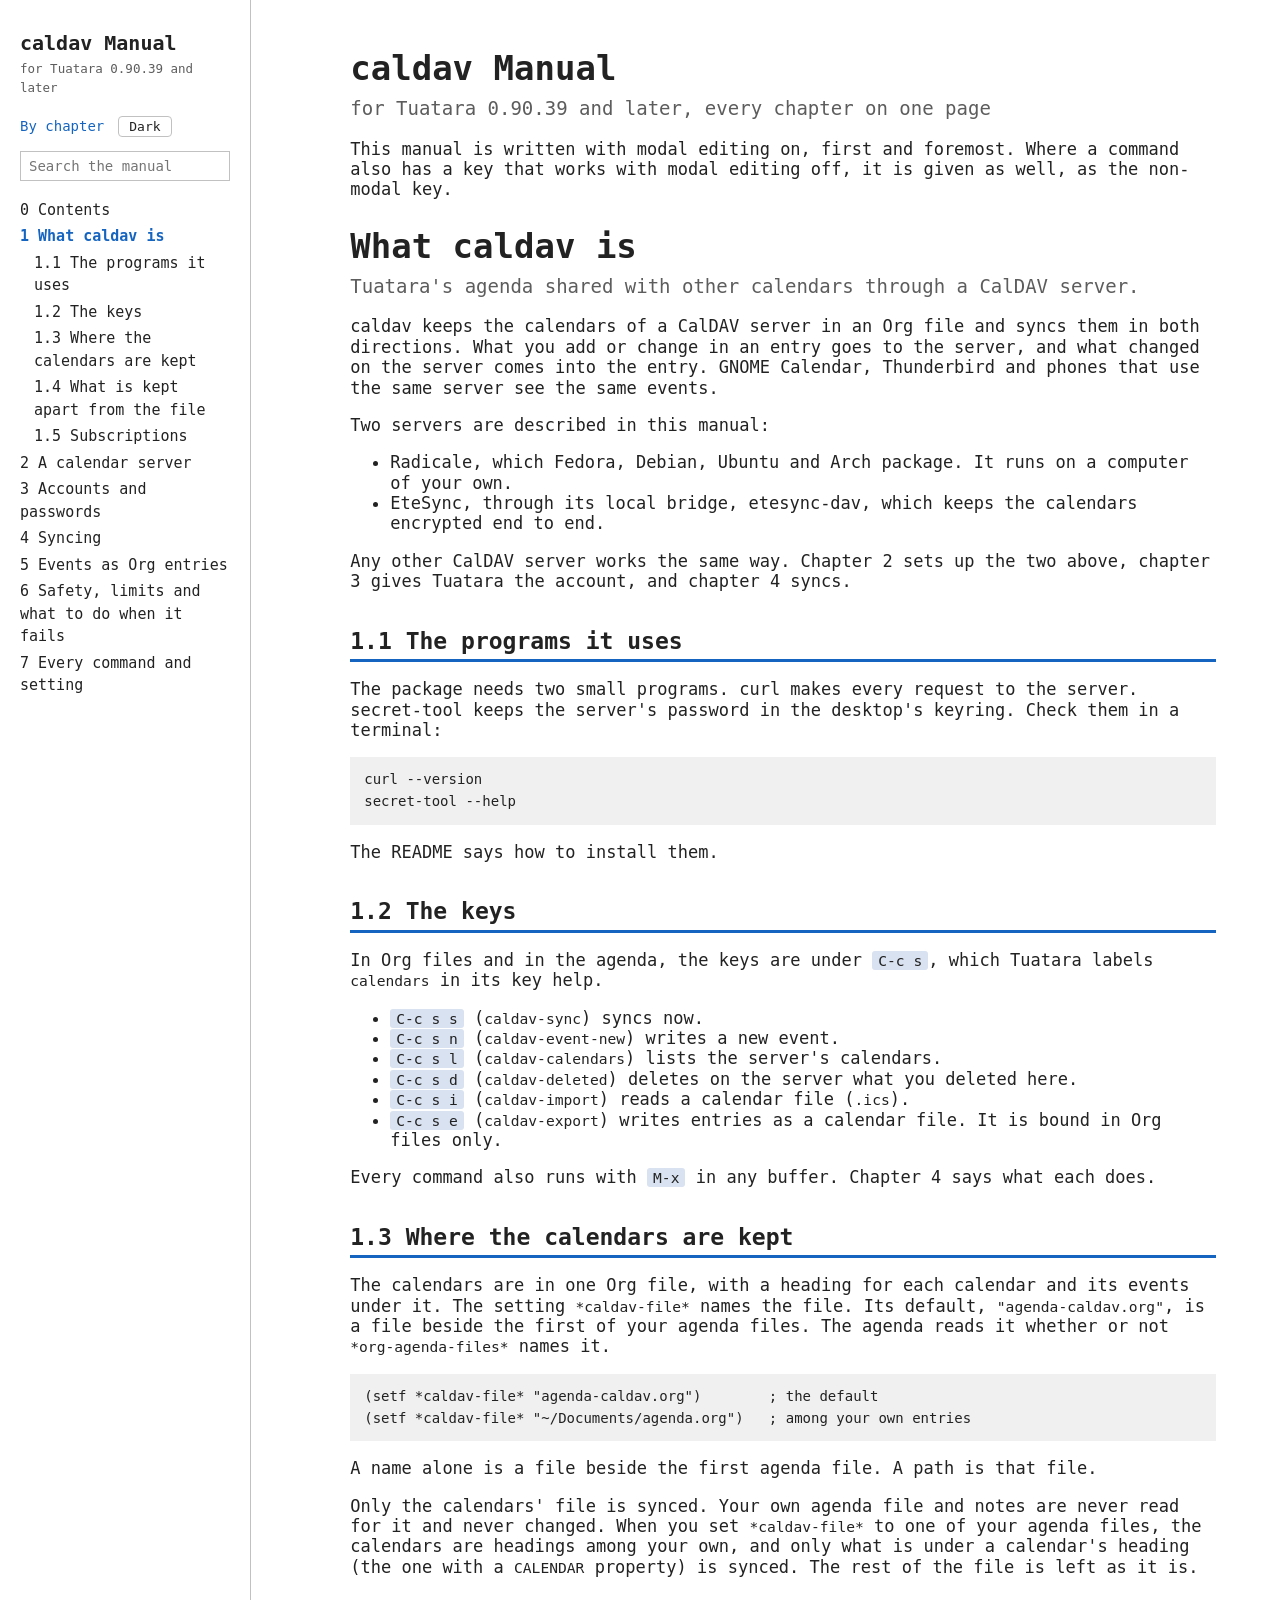
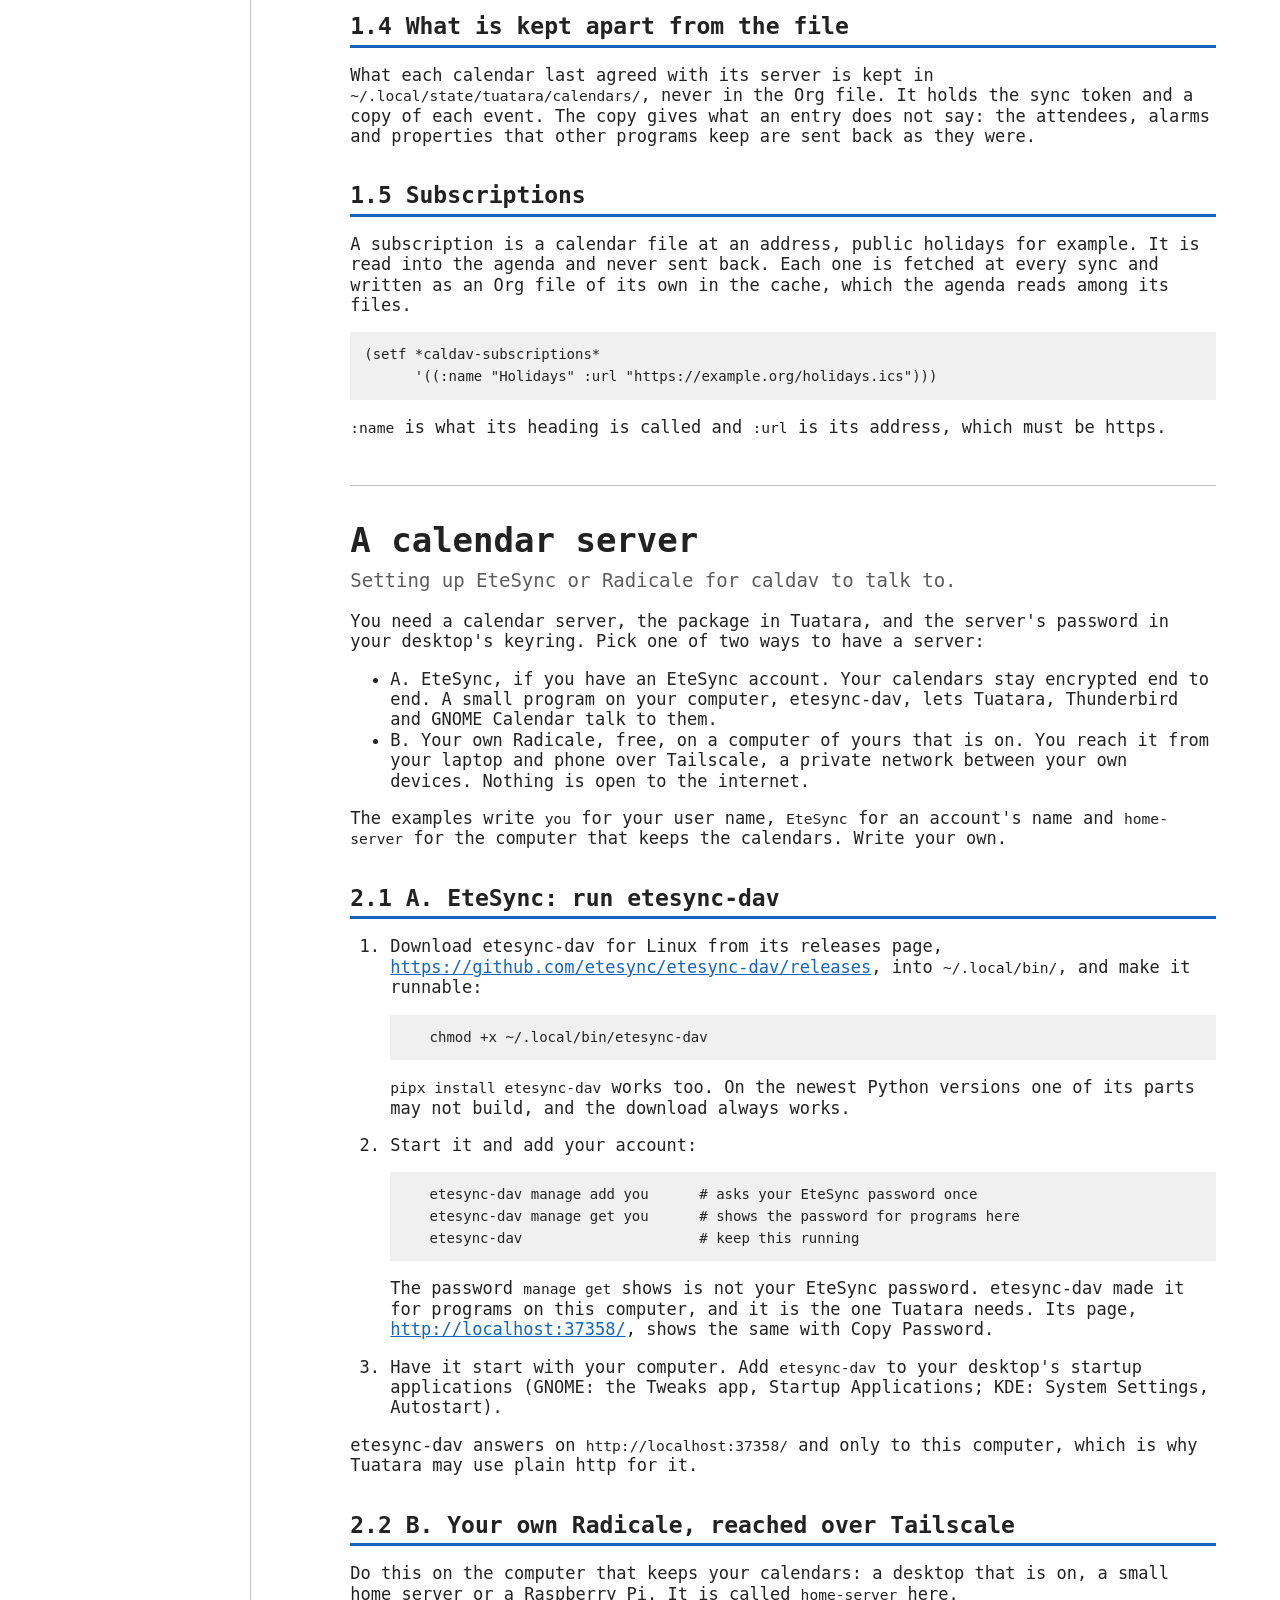
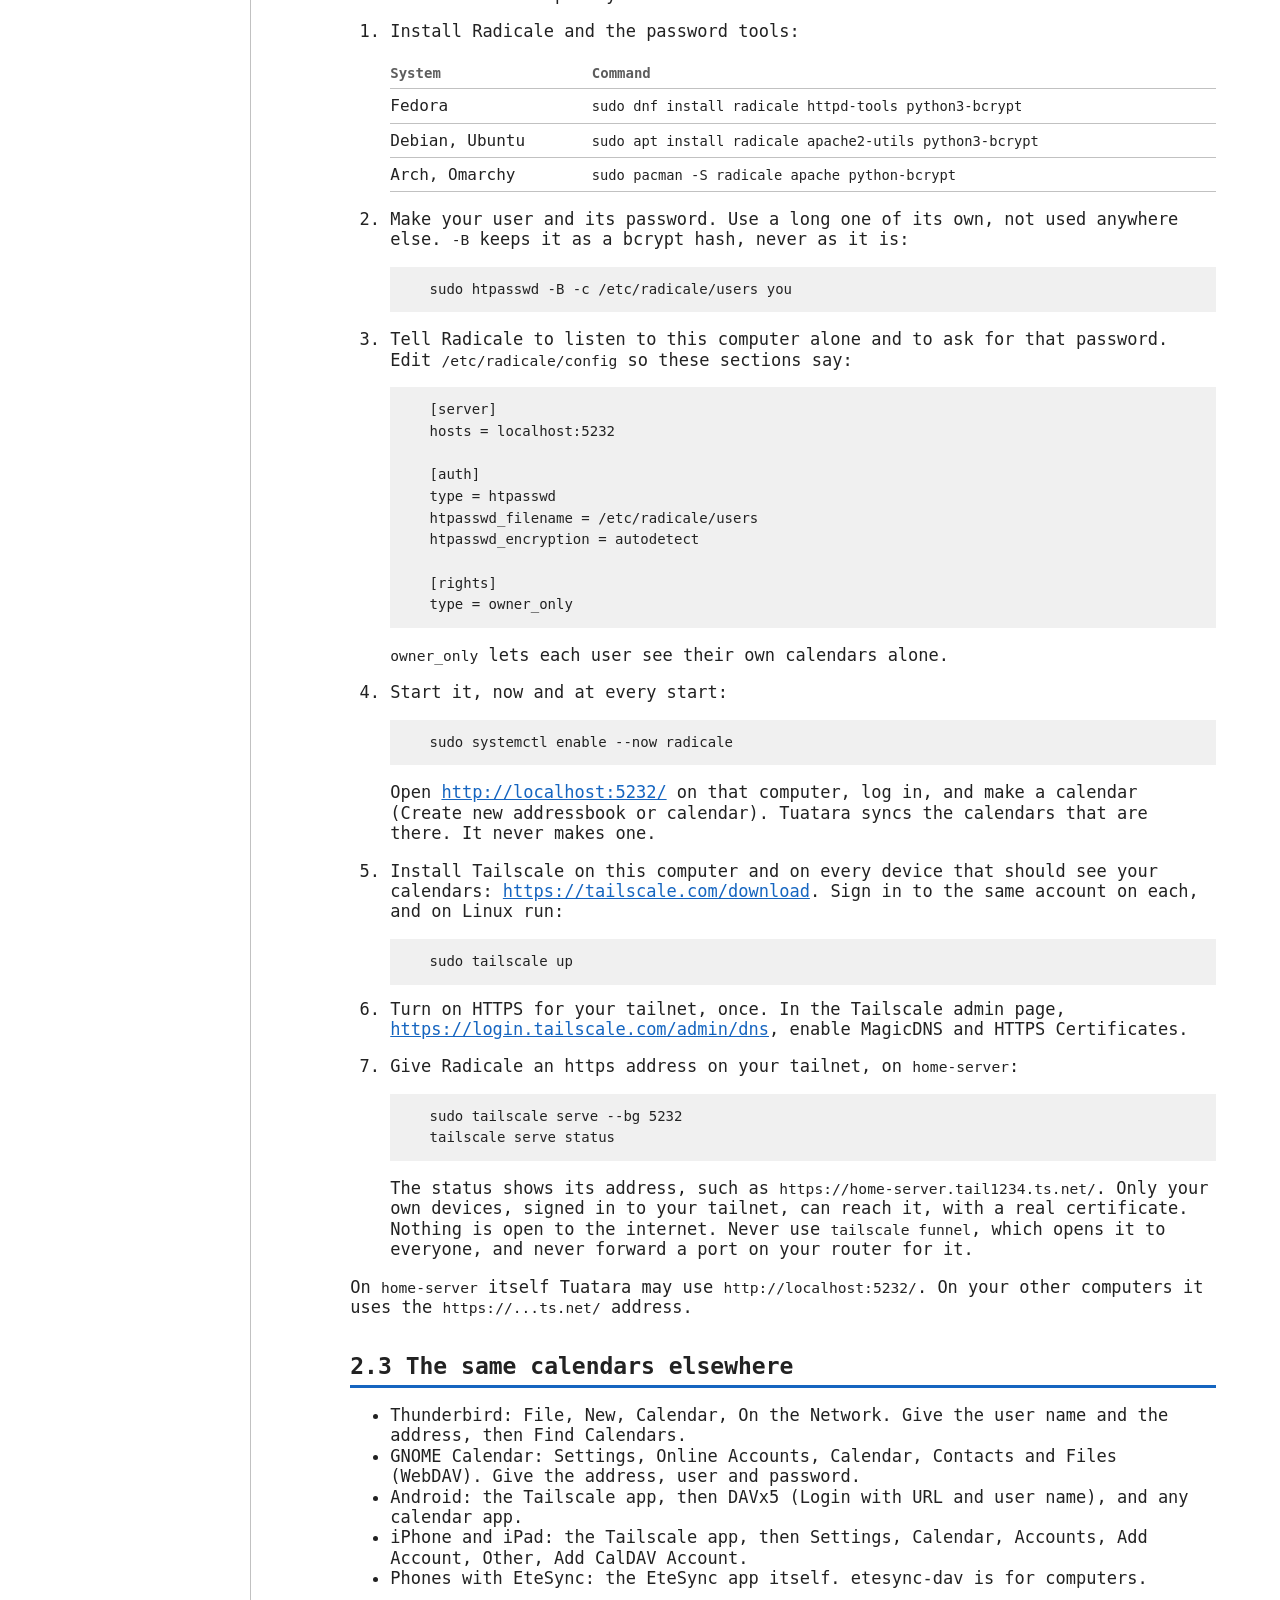
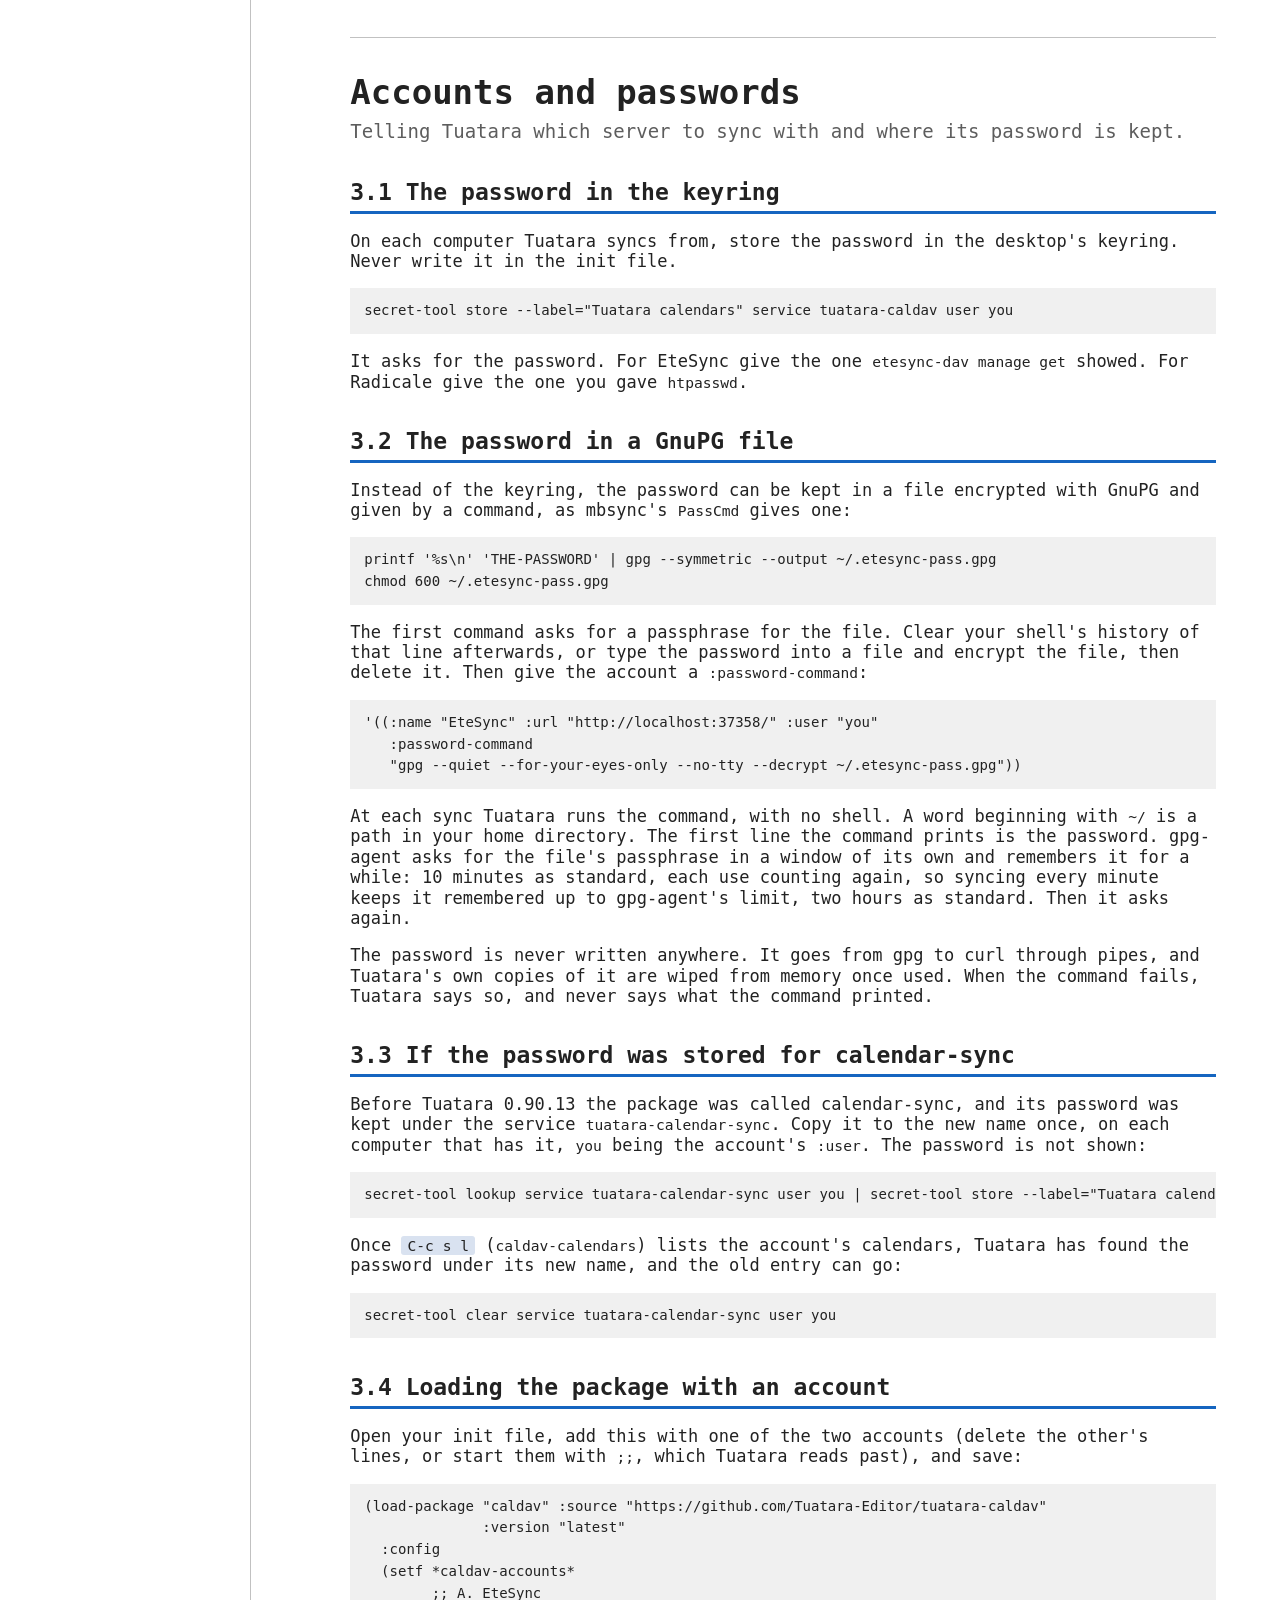
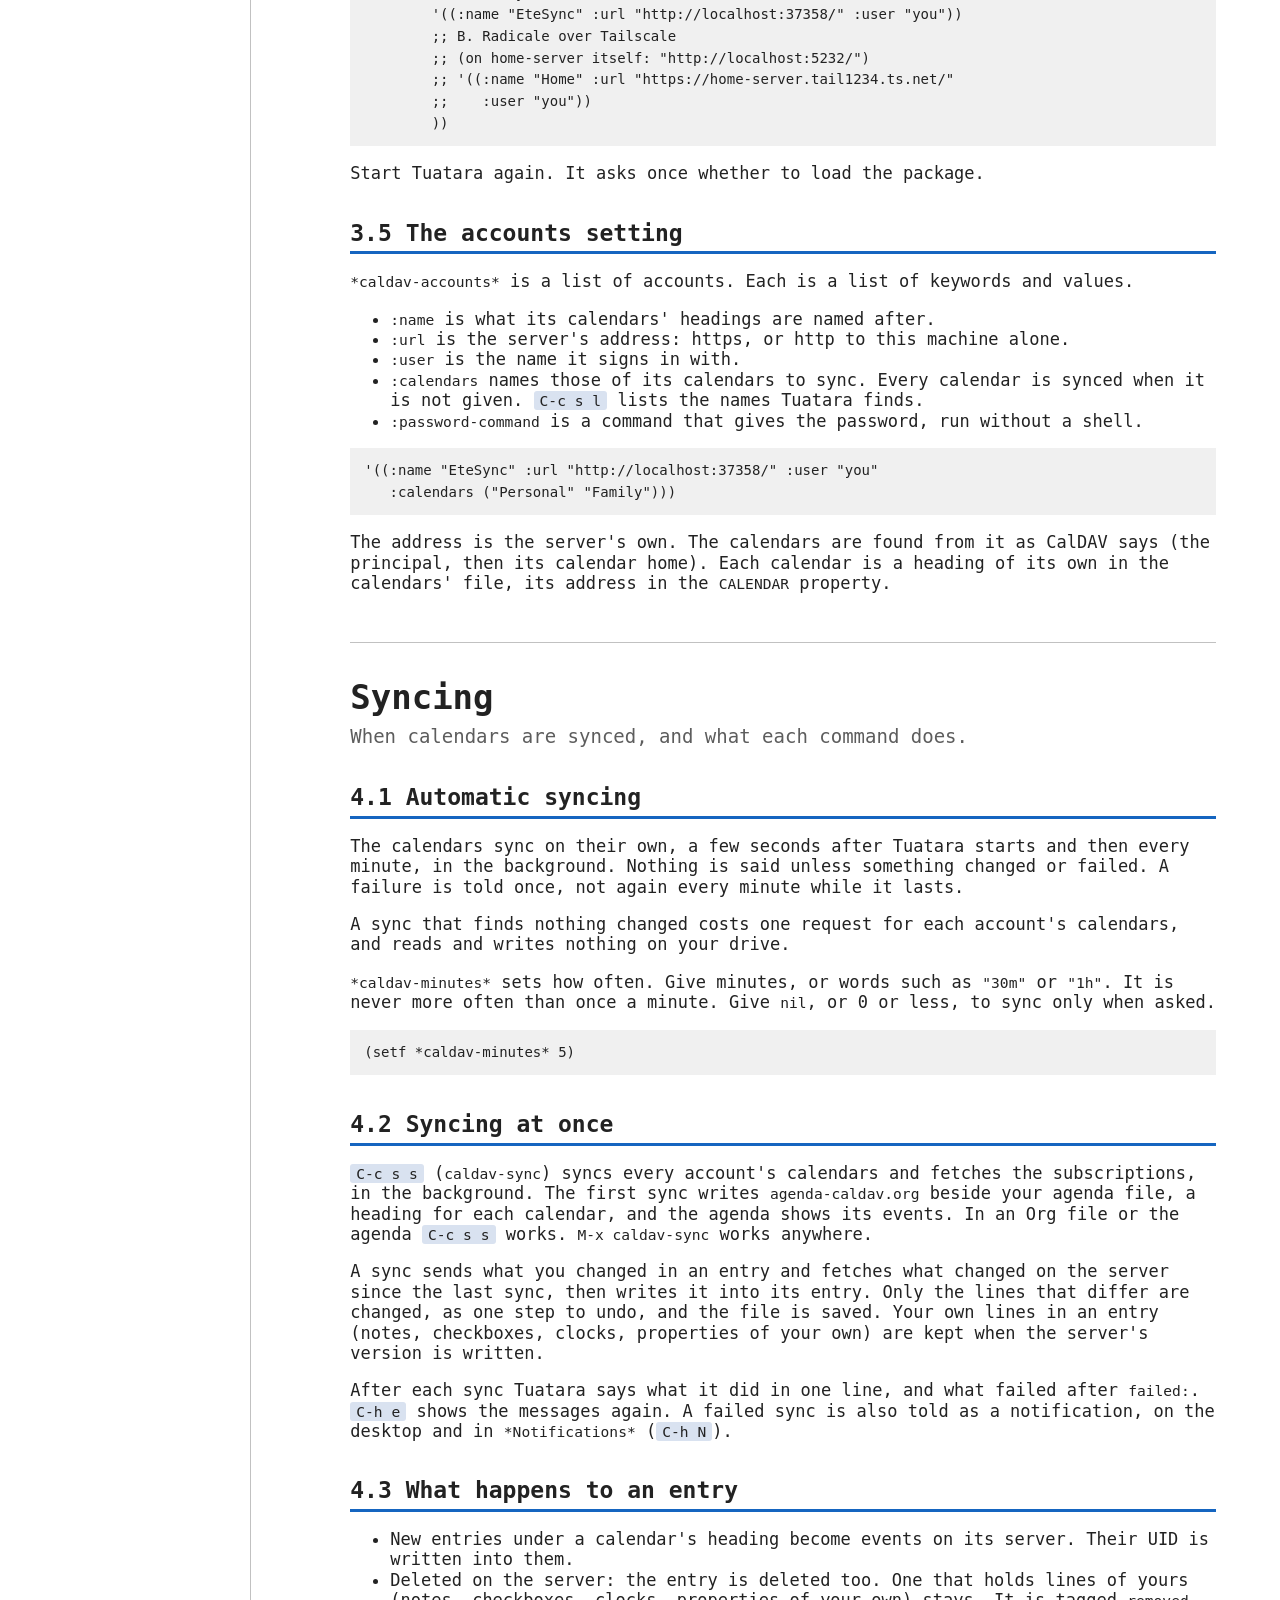
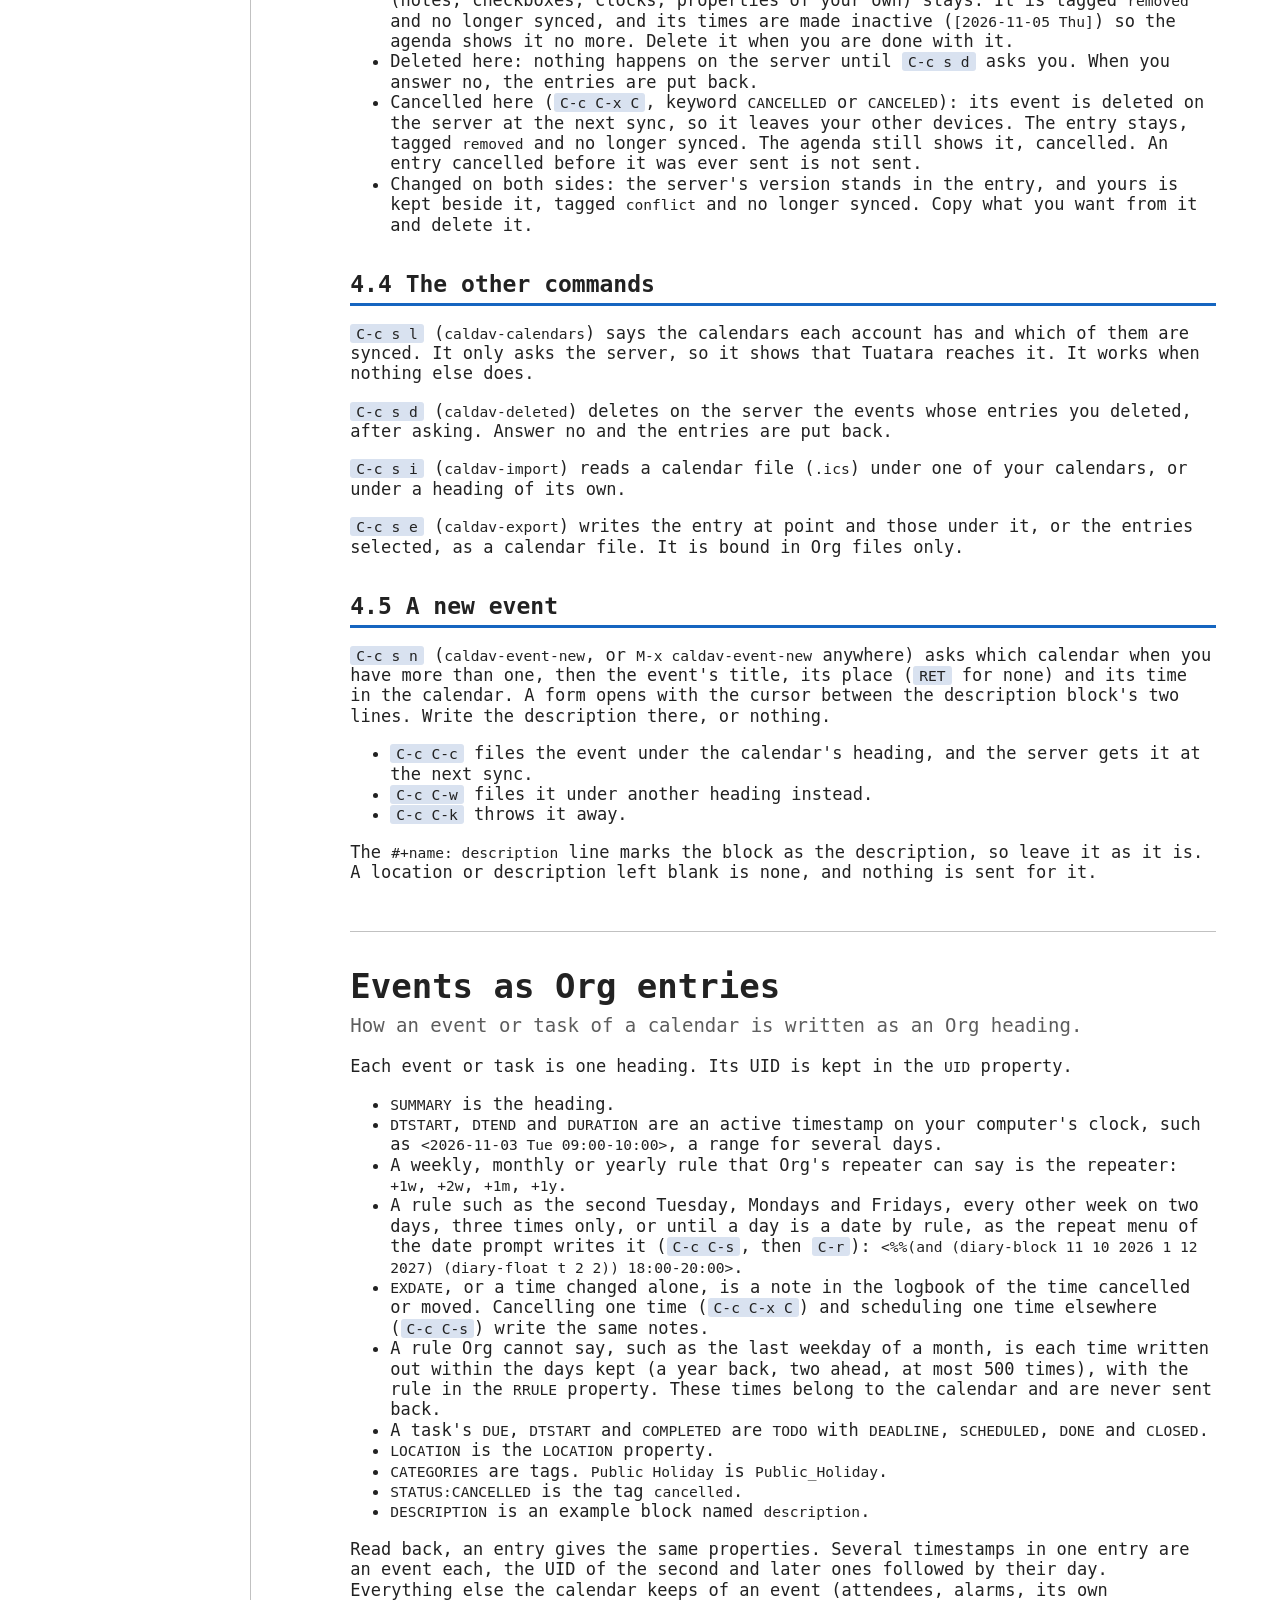
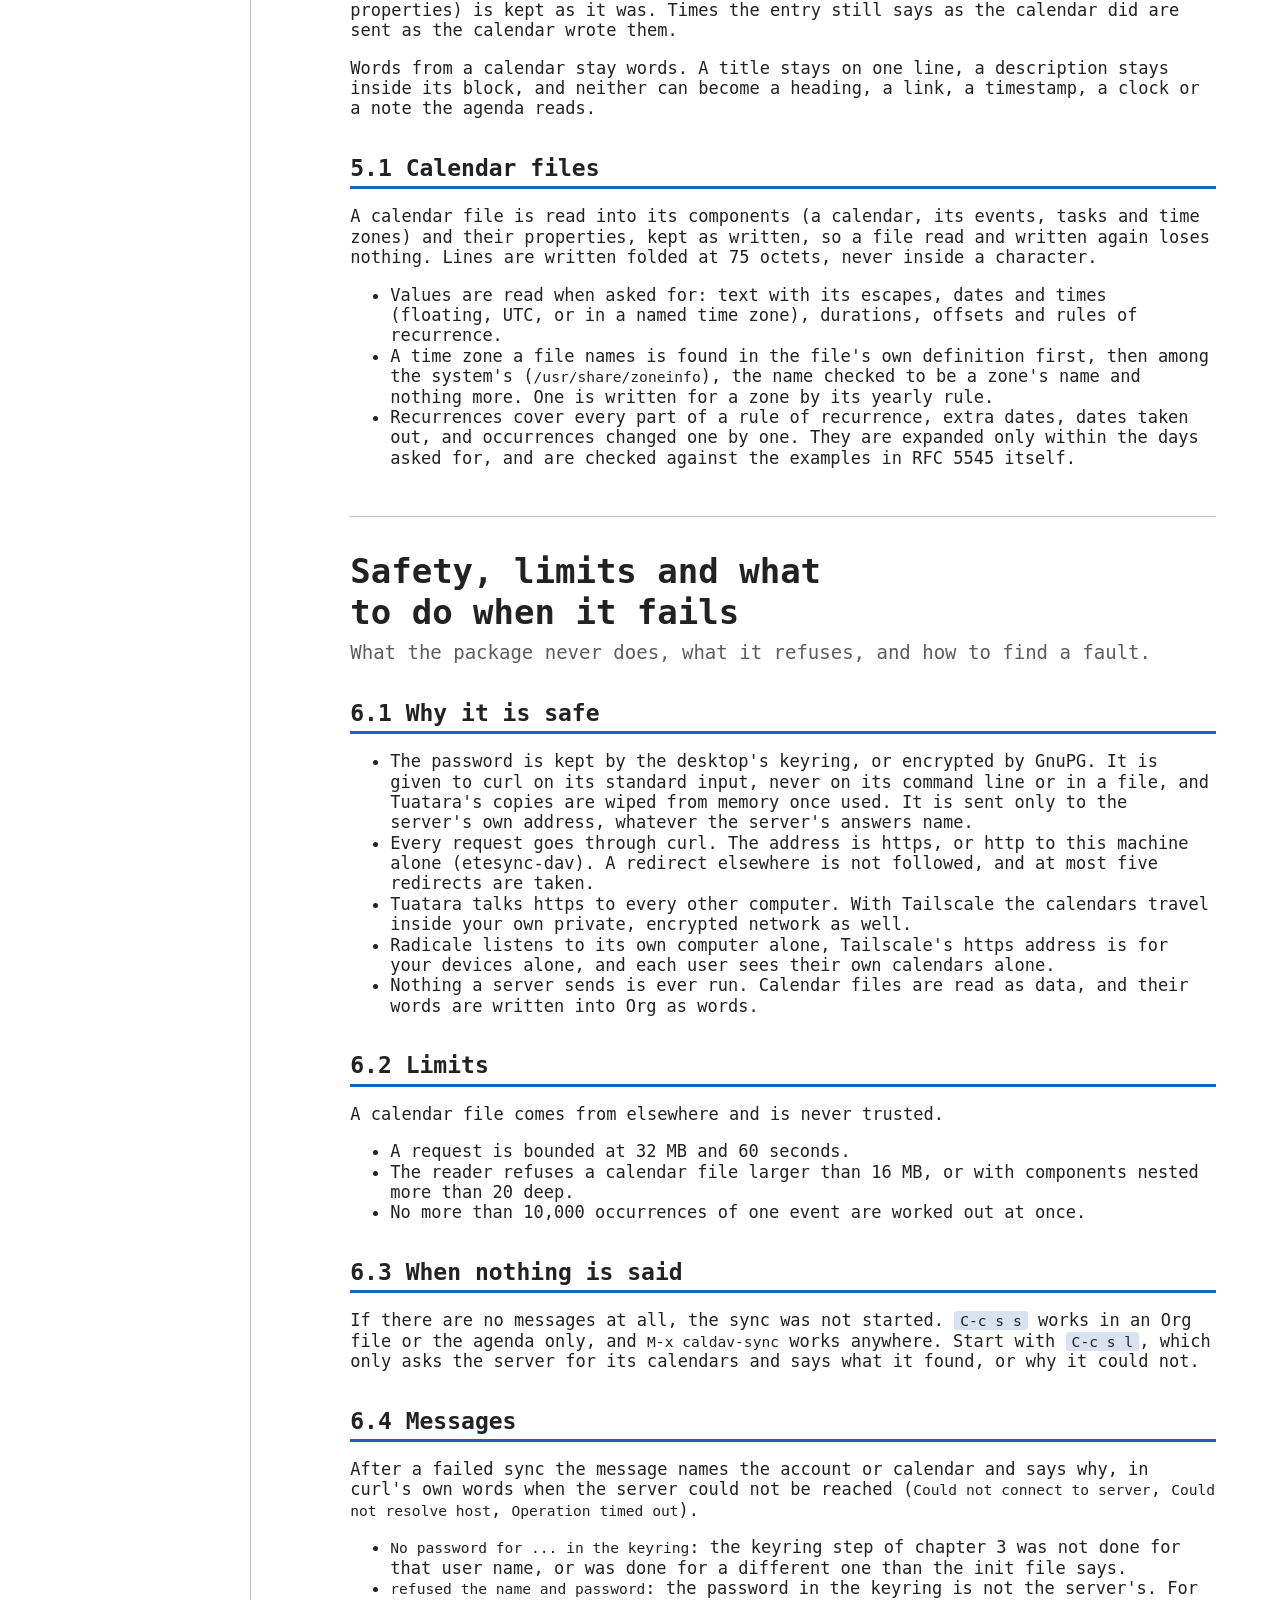
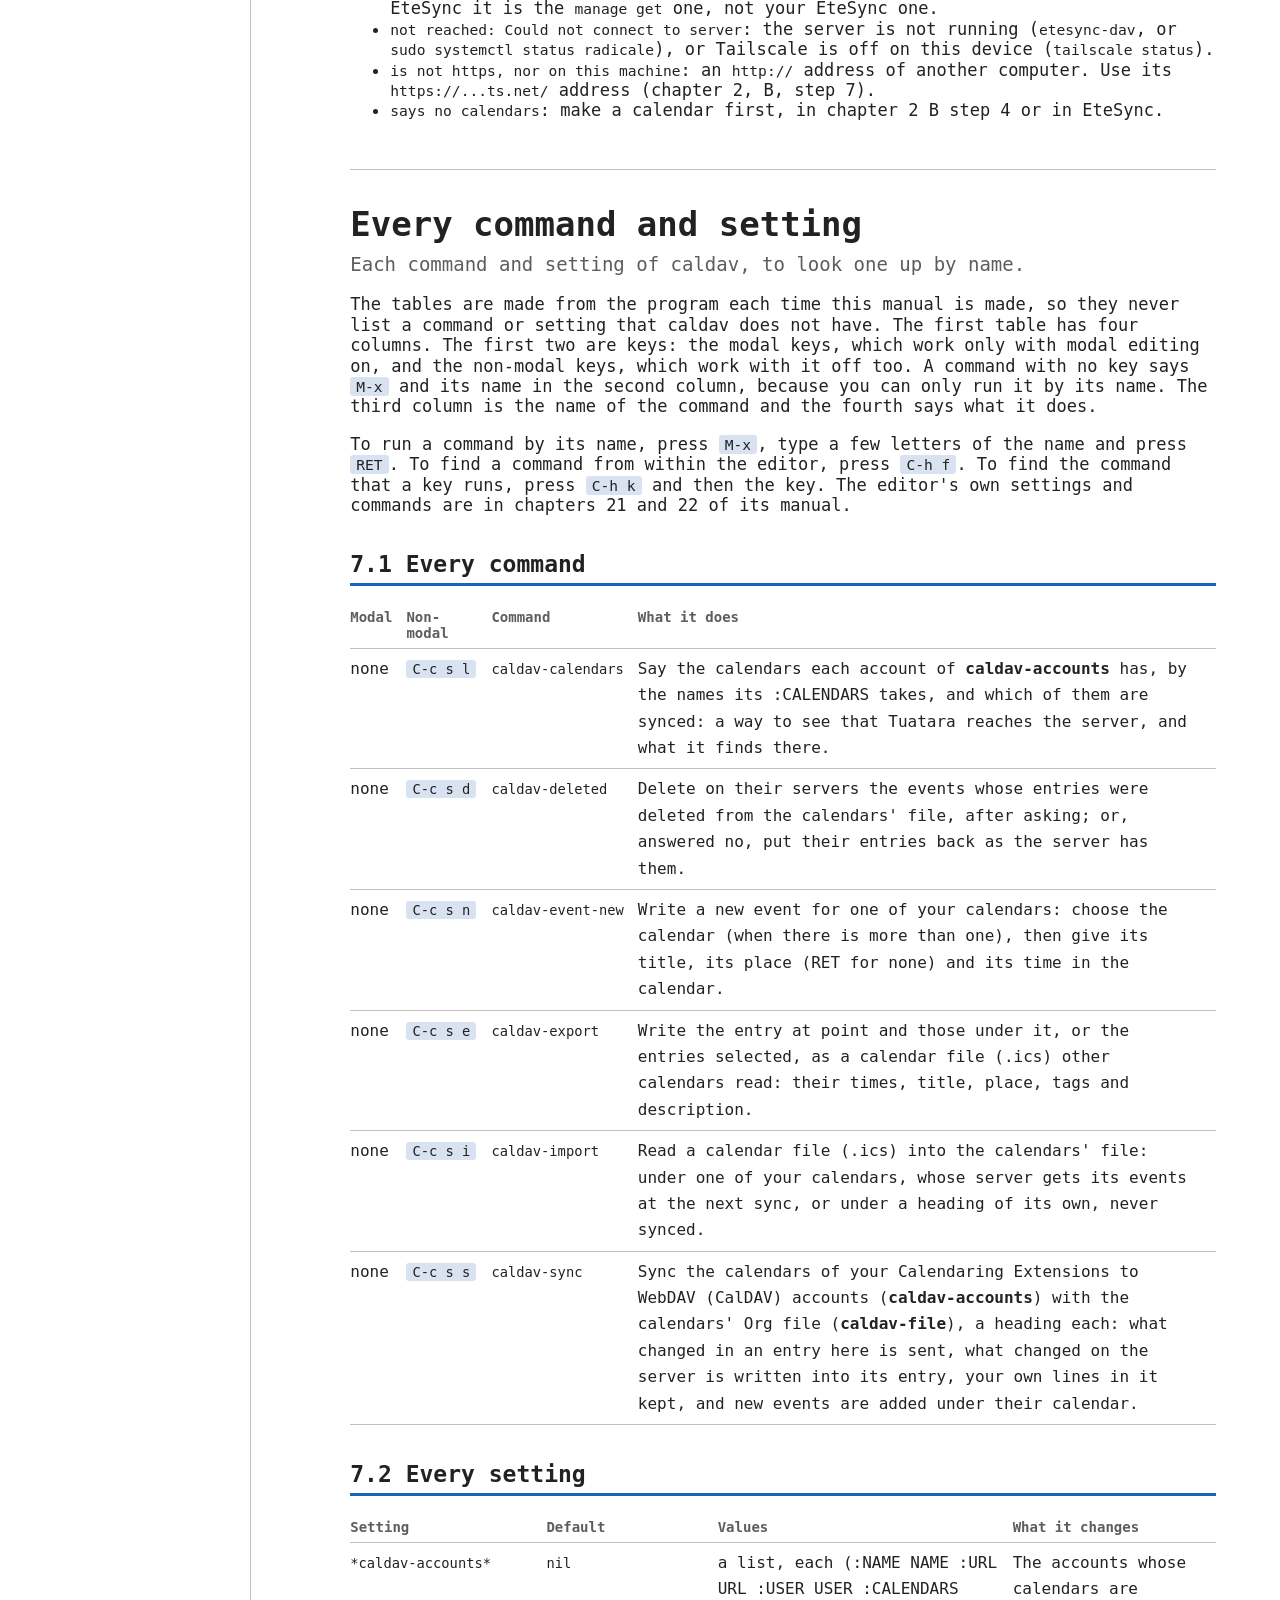
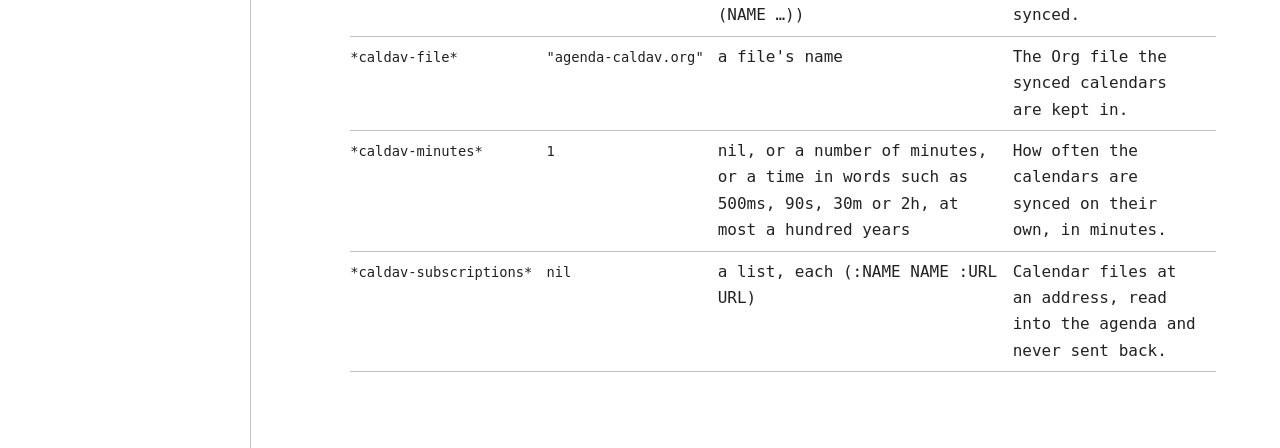
<file: all.html>
<!doctype html>
<html lang="en">
<head>
<meta charset="utf-8">
<meta name="viewport" content="width=device-width, initial-scale=1">
<meta http-equiv="Content-Security-Policy" content="default-src 'none'; style-src  'self'; img-src 'self' file:; script-src 'self'; base-uri 'none'; form-action 'none'">
<title>caldav Manual, all chapters</title>
<link rel="icon" href="tuatara.png">
<link rel="stylesheet" href="manual.css">
<script src="manual.js" defer></script>
</head>
<body>
<div class="site">
<nav class="toc" id="contents" aria-label="Contents">
<strong>caldav Manual</strong>
<small>for Tuatara 0.90.39 and later</small>
<p class="tools"><a href="index.html">By chapter</a>
<button type="button" class="theme" hidden>Dark</button></p>
<input type="search" placeholder="Search the manual" aria-label="Search the manual">
<ol class="chapters"><li id="nav-index"><a href="index.html">0 Contents</a></li><li id="nav-01-what-caldav-is"><a href="#01-what-caldav-is">1 What caldav is</a><ol><li><a href="#01-what-caldav-is--the-programs-it-uses">1.1 The programs it uses</a></li><li><a href="#01-what-caldav-is--the-keys">1.2 The keys</a></li><li><a href="#01-what-caldav-is--where-the-calendars-are-kept">1.3 Where the calendars are kept</a></li><li><a href="#01-what-caldav-is--what-is-kept-apart-from-the-file">1.4 What is kept apart from the file</a></li><li><a href="#01-what-caldav-is--subscriptions">1.5 Subscriptions</a></li></ol></li><li id="nav-02-a-calendar-server"><a href="#02-a-calendar-server">2 A calendar server</a><ol><li><a href="#02-a-calendar-server--a-etesync-run-etesync-dav">2.1 A. EteSync: run etesync-dav</a></li><li><a href="#02-a-calendar-server--b-your-own-radicale-reached-over-tailscale">2.2 B. Your own Radicale, reached over Tailscale</a></li><li><a href="#02-a-calendar-server--the-same-calendars-elsewhere">2.3 The same calendars elsewhere</a></li></ol></li><li id="nav-03-accounts-and-passwords"><a href="#03-accounts-and-passwords">3 Accounts and passwords</a><ol><li><a href="#03-accounts-and-passwords--the-password-in-the-keyring">3.1 The password in the keyring</a></li><li><a href="#03-accounts-and-passwords--the-password-in-a-gnupg-file">3.2 The password in a GnuPG file</a></li><li><a href="#03-accounts-and-passwords--if-the-password-was-stored-for-calendar-sync">3.3 If the password was stored for calendar-sync</a></li><li><a href="#03-accounts-and-passwords--loading-the-package-with-an-account">3.4 Loading the package with an account</a></li><li><a href="#03-accounts-and-passwords--the-accounts-setting">3.5 The accounts setting</a></li></ol></li><li id="nav-04-syncing"><a href="#04-syncing">4 Syncing</a><ol><li><a href="#04-syncing--automatic-syncing">4.1 Automatic syncing</a></li><li><a href="#04-syncing--syncing-at-once">4.2 Syncing at once</a></li><li><a href="#04-syncing--what-happens-to-an-entry">4.3 What happens to an entry</a></li><li><a href="#04-syncing--the-other-commands">4.4 The other commands</a></li><li><a href="#04-syncing--a-new-event">4.5 A new event</a></li></ol></li><li id="nav-05-events-as-org-entries"><a href="#05-events-as-org-entries">5 Events as Org entries</a><ol><li><a href="#05-events-as-org-entries--calendar-files">5.1 Calendar files</a></li></ol></li><li id="nav-06-safety-limits-and-failures"><a href="#06-safety-limits-and-failures">6 Safety, limits and what to do when it fails</a><ol><li><a href="#06-safety-limits-and-failures--why-it-is-safe">6.1 Why it is safe</a></li><li><a href="#06-safety-limits-and-failures--limits">6.2 Limits</a></li><li><a href="#06-safety-limits-and-failures--when-nothing-is-said">6.3 When nothing is said</a></li><li><a href="#06-safety-limits-and-failures--messages">6.4 Messages</a></li></ol></li><li id="nav-07-every-command-and-setting"><a href="#07-every-command-and-setting">7 Every command and setting</a><ol><li><a href="#07-every-command-and-setting--every-command">7.1 Every command</a></li><li><a href="#07-every-command-and-setting--every-setting">7.2 Every setting</a></li></ol></li></ol>
</nav>
<main>
<article>
<h1>caldav Manual</h1>
<p class="lead">for Tuatara 0.90.39 and later, every chapter on one page</p>
<p>This manual is written with modal editing on, first and foremost. Where a command also has a key that works with modal editing off, it is given as well, as the non-modal key.</p>
<section class="chapter" id="01-what-caldav-is">
<h1 id="01-what-caldav-is--what-caldav-is">What caldav is</h1>
<p class="lead">Tuatara's agenda shared with other calendars through a CalDAV server.</p>
<p>caldav keeps the calendars of a CalDAV server in an Org file and syncs them in
both directions. What you add or change in an entry goes to the server, and what
changed on the server comes into the entry. GNOME Calendar, Thunderbird and
phones that use the same server see the same events.</p>
<p>Two servers are described in this manual:</p>
<ul>
<li>Radicale, which Fedora, Debian, Ubuntu and Arch package. It runs on a
  computer of your own.</li>
<li>EteSync, through its local bridge, etesync-dav, which keeps the calendars
  encrypted end to end.</li>
</ul>
<p>Any other CalDAV server works the same way. Chapter 2 sets up the two above,
chapter 3 gives Tuatara the account, and chapter 4 syncs.</p>
<h2 id="01-what-caldav-is--the-programs-it-uses"><span class="num">1.1</span> The programs it uses</h2>
<p>The package needs two small programs. curl makes every request to the server.
secret-tool keeps the server's password in the desktop's keyring. Check them in
a terminal:</p>
<pre class="ex">curl --version
secret-tool --help
</pre>
<p>The README says how to install them.</p>
<h2 id="01-what-caldav-is--the-keys"><span class="num">1.2</span> The keys</h2>
<p>In Org files and in the agenda, the keys are under <kbd>C-c s</kbd>, which Tuatara labels
<code>calendars</code> in its key help.</p>
<ul>
<li><kbd>C-c s s</kbd> (<code>caldav-sync</code>) syncs now.</li>
<li><kbd>C-c s n</kbd> (<code>caldav-event-new</code>) writes a new event.</li>
<li><kbd>C-c s l</kbd> (<code>caldav-calendars</code>) lists the server's calendars.</li>
<li><kbd>C-c s d</kbd> (<code>caldav-deleted</code>) deletes on the server what you deleted here.</li>
<li><kbd>C-c s i</kbd> (<code>caldav-import</code>) reads a calendar file (<code>.ics</code>).</li>
<li><kbd>C-c s e</kbd> (<code>caldav-export</code>) writes entries as a calendar file. It is bound in
  Org files only.</li>
</ul>
<p>Every command also runs with <kbd>M-x</kbd> in any buffer. Chapter 4 says what each does.</p>
<h2 id="01-what-caldav-is--where-the-calendars-are-kept"><span class="num">1.3</span> Where the calendars are kept</h2>
<p>The calendars are in one Org file, with a heading for each calendar and its
events under it. The setting <code>*caldav-file*</code> names the file. Its default,
<code>&quot;agenda-caldav.org&quot;</code>, is a file beside the first of your agenda files. The
agenda reads it whether or not <code>*org-agenda-files*</code> names it.</p>
<pre class="ex"><code class="language-lisp">(setf *caldav-file* &quot;agenda-caldav.org&quot;)        ; the default
(setf *caldav-file* &quot;~/Documents/agenda.org&quot;)   ; among your own entries
</code></pre>
<p>A name alone is a file beside the first agenda file. A path is that file.</p>
<p>Only the calendars' file is synced. Your own agenda file and notes are never
read for it and never changed. When you set <code>*caldav-file*</code> to one of your
agenda files, the calendars are headings among your own, and only what is under
a calendar's heading (the one with a <code>CALENDAR</code> property) is synced. The rest of
the file is left as it is.</p>
<h2 id="01-what-caldav-is--what-is-kept-apart-from-the-file"><span class="num">1.4</span> What is kept apart from the file</h2>
<p>What each calendar last agreed with its server is kept in
<code>~/.local/state/tuatara/calendars/</code>, never in the Org file. It holds the sync
token and a copy of each event. The copy gives what an entry does not say: the
attendees, alarms and properties that other programs keep are sent back as they
were.</p>
<h2 id="01-what-caldav-is--subscriptions"><span class="num">1.5</span> Subscriptions</h2>
<p>A subscription is a calendar file at an address, public holidays for example. It
is read into the agenda and never sent back. Each one is fetched at every sync
and written as an Org file of its own in the cache, which the agenda reads among
its files.</p>
<pre class="ex"><code class="language-lisp">(setf *caldav-subscriptions*
      '((:name &quot;Holidays&quot; :url &quot;https://example.org/holidays.ics&quot;)))
</code></pre>
<p><code>:name</code> is what its heading is called and <code>:url</code> is its address, which must be
https.</p>
</section>
<section class="chapter" id="02-a-calendar-server">
<h1 id="02-a-calendar-server--a-calendar-server">A calendar server</h1>
<p class="lead">Setting up EteSync or Radicale for caldav to talk to.</p>
<p>You need a calendar server, the package in Tuatara, and the server's password in
your desktop's keyring. Pick one of two ways to have a server:</p>
<ul>
<li>A. EteSync, if you have an EteSync account. Your calendars stay encrypted end
  to end. A small program on your computer, etesync-dav, lets Tuatara,
  Thunderbird and GNOME Calendar talk to them.</li>
<li>B. Your own Radicale, free, on a computer of yours that is on. You reach it
  from your laptop and phone over Tailscale, a private network between your own
  devices. Nothing is open to the internet.</li>
</ul>
<p>The examples write <code>you</code> for your user name, <code>EteSync</code> for an account's name and
<code>home-server</code> for the computer that keeps the calendars. Write your own.</p>
<h2 id="02-a-calendar-server--a-etesync-run-etesync-dav"><span class="num">2.1</span> A. EteSync: run etesync-dav</h2>
<ol>
<li><p>Download etesync-dav for Linux from its releases page,
   <a href="https://github.com/etesync/etesync-dav/releases">https://github.com/etesync/etesync-dav/releases</a>, into <code>~/.local/bin/</code>, and
   make it runnable:</p>
<pre class="ex">   chmod +x ~/.local/bin/etesync-dav
</pre>
<p>   <code>pipx install etesync-dav</code> works too. On the newest Python versions one of
   its parts may not build, and the download always works.</p>
</li>
<li><p>Start it and add your account:</p>
<pre class="ex">   etesync-dav manage add you      # asks your EteSync password once
   etesync-dav manage get you      # shows the password for programs here
   etesync-dav                     # keep this running
</pre>
<p>   The password <code>manage get</code> shows is not your EteSync password. etesync-dav
   made it for programs on this computer, and it is the one Tuatara needs. Its
   page, <a href="http://localhost:37358/">http://localhost:37358/</a>, shows the same with Copy Password.</p>
</li>
<li>Have it start with your computer. Add <code>etesync-dav</code> to your desktop's startup
   applications (GNOME: the Tweaks app, Startup Applications; KDE: System
   Settings, Autostart).</li>
</ol>
<p>etesync-dav answers on <code>http://localhost:37358/</code> and only to this computer,
which is why Tuatara may use plain http for it.</p>
<h2 id="02-a-calendar-server--b-your-own-radicale-reached-over-tailscale"><span class="num">2.2</span> B. Your own Radicale, reached over Tailscale</h2>
<p>Do this on the computer that keeps your calendars: a desktop that is on, a small
home server or a Raspberry Pi. It is called <code>home-server</code> here.</p>
<ol>
<li><p>Install Radicale and the password tools:</p>
<div class="tablewrap"><table>
<thead>
<tr><th>System</th><th>Command</th></tr>
</thead>
<tbody>
<tr><td>Fedora</td><td><code>sudo dnf install radicale httpd-tools python3-bcrypt</code></td></tr>
<tr><td>Debian, Ubuntu</td><td><code>sudo apt install radicale apache2-utils python3-bcrypt</code></td></tr>
<tr><td>Arch, Omarchy</td><td><code>sudo pacman -S radicale apache python-bcrypt</code></td></tr>
</tbody></table></div>
</li>
<li><p>Make your user and its password. Use a long one of its own, not used anywhere
   else. <code>-B</code> keeps it as a bcrypt hash, never as it is:</p>
<pre class="ex">   sudo htpasswd -B -c /etc/radicale/users you
</pre>
</li>
<li><p>Tell Radicale to listen to this computer alone and to ask for that password.
   Edit <code>/etc/radicale/config</code> so these sections say:</p>
<pre class="ex">   [server]
   hosts = localhost:5232

   [auth]
   type = htpasswd
   htpasswd_filename = /etc/radicale/users
   htpasswd_encryption = autodetect

   [rights]
   type = owner_only
</pre>
<p>   <code>owner_only</code> lets each user see their own calendars alone.</p>
</li>
<li><p>Start it, now and at every start:</p>
<pre class="ex">   sudo systemctl enable --now radicale
</pre>
<p>   Open <a href="http://localhost:5232/">http://localhost:5232/</a> on that computer, log in, and make a calendar
   (Create new addressbook or calendar). Tuatara syncs the calendars that are
   there. It never makes one.</p>
</li>
<li><p>Install Tailscale on this computer and on every device that should see your
   calendars: <a href="https://tailscale.com/download">https://tailscale.com/download</a>. Sign in to the same account on
   each, and on Linux run:</p>
<pre class="ex">   sudo tailscale up
</pre>
</li>
<li>Turn on HTTPS for your tailnet, once. In the Tailscale admin page,
   <a href="https://login.tailscale.com/admin/dns">https://login.tailscale.com/admin/dns</a>, enable MagicDNS and HTTPS
   Certificates.</li>
<li><p>Give Radicale an https address on your tailnet, on <code>home-server</code>:</p>
<pre class="ex">   sudo tailscale serve --bg 5232
   tailscale serve status
</pre>
<p>   The status shows its address, such as <code>https://home-server.tail1234.ts.net/</code>.
   Only your own devices, signed in to your tailnet, can reach it, with a real
   certificate. Nothing is open to the internet. Never use <code>tailscale funnel</code>,
   which opens it to everyone, and never forward a port on your router for it.</p>
</li>
</ol>
<p>On <code>home-server</code> itself Tuatara may use <code>http://localhost:5232/</code>. On your other
computers it uses the <code>https://...ts.net/</code> address.</p>
<h2 id="02-a-calendar-server--the-same-calendars-elsewhere"><span class="num">2.3</span> The same calendars elsewhere</h2>
<ul>
<li>Thunderbird: File, New, Calendar, On the Network. Give the user name and the
  address, then Find Calendars.</li>
<li>GNOME Calendar: Settings, Online Accounts, Calendar, Contacts and Files
  (WebDAV). Give the address, user and password.</li>
<li>Android: the Tailscale app, then DAVx5 (Login with URL and user name), and any
  calendar app.</li>
<li>iPhone and iPad: the Tailscale app, then Settings, Calendar, Accounts, Add
  Account, Other, Add CalDAV Account.</li>
<li>Phones with EteSync: the EteSync app itself. etesync-dav is for computers.</li>
</ul>
</section>
<section class="chapter" id="03-accounts-and-passwords">
<h1 id="03-accounts-and-passwords--accounts-and-passwords">Accounts and passwords</h1>
<p class="lead">Telling Tuatara which server to sync with and where its password is kept.</p>
<h2 id="03-accounts-and-passwords--the-password-in-the-keyring"><span class="num">3.1</span> The password in the keyring</h2>
<p>On each computer Tuatara syncs from, store the password in the desktop's
keyring. Never write it in the init file.</p>
<pre class="ex">secret-tool store --label=&quot;Tuatara calendars&quot; service tuatara-caldav user you
</pre>
<p>It asks for the password. For EteSync give the one <code>etesync-dav manage get</code>
showed. For Radicale give the one you gave <code>htpasswd</code>.</p>
<h2 id="03-accounts-and-passwords--the-password-in-a-gnupg-file"><span class="num">3.2</span> The password in a GnuPG file</h2>
<p>Instead of the keyring, the password can be kept in a file encrypted with GnuPG
and given by a command, as mbsync's <code>PassCmd</code> gives one:</p>
<pre class="ex">printf '%s\n' 'THE-PASSWORD' | gpg --symmetric --output ~/.etesync-pass.gpg
chmod 600 ~/.etesync-pass.gpg
</pre>
<p>The first command asks for a passphrase for the file. Clear your shell's history
of that line afterwards, or type the password into a file and encrypt the file,
then delete it. Then give the account a <code>:password-command</code>:</p>
<pre class="ex"><code class="language-lisp">'((:name &quot;EteSync&quot; :url &quot;http://localhost:37358/&quot; :user &quot;you&quot;
   :password-command
   &quot;gpg --quiet --for-your-eyes-only --no-tty --decrypt ~/.etesync-pass.gpg&quot;))
</code></pre>
<p>At each sync Tuatara runs the command, with no shell. A word beginning with <code>~/</code>
is a path in your home directory. The first line the command prints is the
password. gpg-agent asks for the file's passphrase in a window of its own and
remembers it for a while: 10 minutes as standard, each use counting again, so
syncing every minute keeps it remembered up to gpg-agent's limit, two hours as
standard. Then it asks again.</p>
<p>The password is never written anywhere. It goes from gpg to curl through pipes,
and Tuatara's own copies of it are wiped from memory once used. When the command
fails, Tuatara says so, and never says what the command printed.</p>
<h2 id="03-accounts-and-passwords--if-the-password-was-stored-for-calendar-sync"><span class="num">3.3</span> If the password was stored for calendar-sync</h2>
<p>Before Tuatara 0.90.13 the package was called calendar-sync, and its password
was kept under the service <code>tuatara-calendar-sync</code>. Copy it to the new name
once, on each computer that has it, <code>you</code> being the account's <code>:user</code>. The
password is not shown:</p>
<pre class="ex">secret-tool lookup service tuatara-calendar-sync user you | secret-tool store --label=&quot;Tuatara calendars&quot; service tuatara-caldav user you
</pre>
<p>Once <kbd>C-c s l</kbd> (<code>caldav-calendars</code>) lists the account's calendars, Tuatara has
found the password under its new name, and the old entry can go:</p>
<pre class="ex">secret-tool clear service tuatara-calendar-sync user you
</pre>
<h2 id="03-accounts-and-passwords--loading-the-package-with-an-account"><span class="num">3.4</span> Loading the package with an account</h2>
<p>Open your init file, add this with one of the two accounts (delete the other's
lines, or start them with <code>;;</code>, which Tuatara reads past), and save:</p>
<pre class="ex"><code class="language-lisp">(load-package &quot;caldav&quot; :source &quot;https://github.com/Tuatara-Editor/tuatara-caldav&quot;
              :version &quot;latest&quot;
  :config
  (setf *caldav-accounts*
        ;; A. EteSync
        '((:name &quot;EteSync&quot; :url &quot;http://localhost:37358/&quot; :user &quot;you&quot;))
        ;; B. Radicale over Tailscale
        ;; (on home-server itself: &quot;http://localhost:5232/&quot;)
        ;; '((:name &quot;Home&quot; :url &quot;https://home-server.tail1234.ts.net/&quot;
        ;;    :user &quot;you&quot;))
        ))
</code></pre>
<p>Start Tuatara again. It asks once whether to load the package.</p>
<h2 id="03-accounts-and-passwords--the-accounts-setting"><span class="num">3.5</span> The accounts setting</h2>
<p><code>*caldav-accounts*</code> is a list of accounts. Each is a list of keywords and
values.</p>
<ul>
<li><code>:name</code> is what its calendars' headings are named after.</li>
<li><code>:url</code> is the server's address: https, or http to this machine alone.</li>
<li><code>:user</code> is the name it signs in with.</li>
<li><code>:calendars</code> names those of its calendars to sync. Every calendar is synced
  when it is not given. <kbd>C-c s l</kbd> lists the names Tuatara finds.</li>
<li><code>:password-command</code> is a command that gives the password, run without a shell.</li>
</ul>
<pre class="ex"><code class="language-lisp">'((:name &quot;EteSync&quot; :url &quot;http://localhost:37358/&quot; :user &quot;you&quot;
   :calendars (&quot;Personal&quot; &quot;Family&quot;)))
</code></pre>
<p>The address is the server's own. The calendars are found from it as CalDAV says
(the principal, then its calendar home). Each calendar is a heading of its own
in the calendars' file, its address in the <code>CALENDAR</code> property.</p>
</section>
<section class="chapter" id="04-syncing">
<h1 id="04-syncing--syncing">Syncing</h1>
<p class="lead">When calendars are synced, and what each command does.</p>
<h2 id="04-syncing--automatic-syncing"><span class="num">4.1</span> Automatic syncing</h2>
<p>The calendars sync on their own, a few seconds after Tuatara starts and then
every minute, in the background. Nothing is said unless something changed or
failed. A failure is told once, not again every minute while it lasts.</p>
<p>A sync that finds nothing changed costs one request for each account's
calendars, and reads and writes nothing on your drive.</p>
<p><code>*caldav-minutes*</code> sets how often. Give minutes, or words such as <code>&quot;30m&quot;</code> or
<code>&quot;1h&quot;</code>. It is never more often than once a minute. Give <code>nil</code>, or 0 or less, to
sync only when asked.</p>
<pre class="ex"><code class="language-lisp">(setf *caldav-minutes* 5)
</code></pre>
<h2 id="04-syncing--syncing-at-once"><span class="num">4.2</span> Syncing at once</h2>
<p><kbd>C-c s s</kbd> (<code>caldav-sync</code>) syncs every account's calendars and fetches the
subscriptions, in the background. The first sync writes <code>agenda-caldav.org</code>
beside your agenda file, a heading for each calendar, and the agenda shows its
events. In an Org file or the agenda <kbd>C-c s s</kbd> works. <code>M-x caldav-sync</code> works
anywhere.</p>
<p>A sync sends what you changed in an entry and fetches what changed on the server
since the last sync, then writes it into its entry. Only the lines that differ
are changed, as one step to undo, and the file is saved. Your own lines in an
entry (notes, checkboxes, clocks, properties of your own) are kept when the
server's version is written.</p>
<p>After each sync Tuatara says what it did in one line, and what failed after
<code>failed:</code>. <kbd>C-h e</kbd> shows the messages again. A failed sync is also told as a
notification, on the desktop and in <code>*Notifications*</code> (<kbd>C-h N</kbd>).</p>
<h2 id="04-syncing--what-happens-to-an-entry"><span class="num">4.3</span> What happens to an entry</h2>
<ul>
<li>New entries under a calendar's heading become events on its server. Their UID
  is written into them.</li>
<li>Deleted on the server: the entry is deleted too. One that holds lines of yours
  (notes, checkboxes, clocks, properties of your own) stays. It is tagged
  <code>removed</code> and no longer synced, and its times are made inactive
  (<code>[2026-11-05 Thu]</code>) so the agenda shows it no more. Delete it when you are
  done with it.</li>
<li>Deleted here: nothing happens on the server until <kbd>C-c s d</kbd> asks you. When you
  answer no, the entries are put back.</li>
<li>Cancelled here (<kbd>C-c C-x C</kbd>, keyword <code>CANCELLED</code> or <code>CANCELED</code>): its event is
  deleted on the server at the next sync, so it leaves your other devices. The
  entry stays, tagged <code>removed</code> and no longer synced. The agenda still shows it,
  cancelled. An entry cancelled before it was ever sent is not sent.</li>
<li>Changed on both sides: the server's version stands in the entry, and yours is
  kept beside it, tagged <code>conflict</code> and no longer synced. Copy what you want
  from it and delete it.</li>
</ul>
<h2 id="04-syncing--the-other-commands"><span class="num">4.4</span> The other commands</h2>
<p><kbd>C-c s l</kbd> (<code>caldav-calendars</code>) says the calendars each account has and which of
them are synced. It only asks the server, so it shows that Tuatara reaches it.
It works when nothing else does.</p>
<p><kbd>C-c s d</kbd> (<code>caldav-deleted</code>) deletes on the server the events whose entries you
deleted, after asking. Answer no and the entries are put back.</p>
<p><kbd>C-c s i</kbd> (<code>caldav-import</code>) reads a calendar file (<code>.ics</code>) under one of your
calendars, or under a heading of its own.</p>
<p><kbd>C-c s e</kbd> (<code>caldav-export</code>) writes the entry at point and those under it, or the
entries selected, as a calendar file. It is bound in Org files only.</p>
<h2 id="04-syncing--a-new-event"><span class="num">4.5</span> A new event</h2>
<p><kbd>C-c s n</kbd> (<code>caldav-event-new</code>, or <code>M-x caldav-event-new</code> anywhere) asks which
calendar when you have more than one, then the event's title, its place (<kbd>RET</kbd>
for none) and its time in the calendar. A form opens with the cursor between the
description block's two lines. Write the description there, or nothing.</p>
<ul>
<li><kbd>C-c C-c</kbd> files the event under the calendar's heading, and the server gets it
  at the next sync.</li>
<li><kbd>C-c C-w</kbd> files it under another heading instead.</li>
<li><kbd>C-c C-k</kbd> throws it away.</li>
</ul>
<p>The <code>#+name: description</code> line marks the block as the description, so leave it
as it is. A location or description left blank is none, and nothing is sent for
it.</p>
</section>
<section class="chapter" id="05-events-as-org-entries">
<h1 id="05-events-as-org-entries--events-as-org-entries">Events as Org entries</h1>
<p class="lead">How an event or task of a calendar is written as an Org heading.</p>
<p>Each event or task is one heading. Its UID is kept in the <code>UID</code> property.</p>
<ul>
<li><code>SUMMARY</code> is the heading.</li>
<li><code>DTSTART</code>, <code>DTEND</code> and <code>DURATION</code> are an active timestamp on your computer's
  clock, such as <code>&lt;2026-11-03 Tue 09:00-10:00&gt;</code>, a range for several days.</li>
<li>A weekly, monthly or yearly rule that Org's repeater can say is the repeater:
  <code>+1w</code>, <code>+2w</code>, <code>+1m</code>, <code>+1y</code>.</li>
<li>A rule such as the second Tuesday, Mondays and Fridays, every other week on
  two days, three times only, or until a day is a date by rule, as the repeat
  menu of the date prompt writes it (<kbd>C-c C-s</kbd>, then <kbd>C-r</kbd>): <code>&lt;%%(and
  (diary-block 11 10 2026 1 12 2027) (diary-float t 2 2)) 18:00-20:00&gt;</code>.</li>
<li><code>EXDATE</code>, or a time changed alone, is a note in the logbook of the time
  cancelled or moved. Cancelling one time (<kbd>C-c C-x C</kbd>) and scheduling one time
  elsewhere (<kbd>C-c C-s</kbd>) write the same notes.</li>
<li>A rule Org cannot say, such as the last weekday of a month, is each time
  written out within the days kept (a year back, two ahead, at most 500 times),
  with the rule in the <code>RRULE</code> property. These times belong to the calendar and
  are never sent back.</li>
<li>A task's <code>DUE</code>, <code>DTSTART</code> and <code>COMPLETED</code> are <code>TODO</code> with <code>DEADLINE</code>,
  <code>SCHEDULED</code>, <code>DONE</code> and <code>CLOSED</code>.</li>
<li><code>LOCATION</code> is the <code>LOCATION</code> property.</li>
<li><code>CATEGORIES</code> are tags. <code>Public Holiday</code> is <code>Public_Holiday</code>.</li>
<li><code>STATUS:CANCELLED</code> is the tag <code>cancelled</code>.</li>
<li><code>DESCRIPTION</code> is an example block named <code>description</code>.</li>
</ul>
<p>Read back, an entry gives the same properties. Several timestamps in one entry
are an event each, the UID of the second and later ones followed by their day.
Everything else the calendar keeps of an event (attendees, alarms, its own
properties) is kept as it was. Times the entry still says as the calendar did
are sent as the calendar wrote them.</p>
<p>Words from a calendar stay words. A title stays on one line, a description stays
inside its block, and neither can become a heading, a link, a timestamp, a clock
or a note the agenda reads.</p>
<h2 id="05-events-as-org-entries--calendar-files"><span class="num">5.1</span> Calendar files</h2>
<p>A calendar file is read into its components (a calendar, its events, tasks and
time zones) and their properties, kept as written, so a file read and written
again loses nothing. Lines are written folded at 75 octets, never inside a
character.</p>
<ul>
<li>Values are read when asked for: text with its escapes, dates and times
  (floating, UTC, or in a named time zone), durations, offsets and rules of
  recurrence.</li>
<li>A time zone a file names is found in the file's own definition first, then
  among the system's (<code>/usr/share/zoneinfo</code>), the name checked to be a zone's
  name and nothing more. One is written for a zone by its yearly rule.</li>
<li>Recurrences cover every part of a rule of recurrence, extra dates, dates taken
  out, and occurrences changed one by one. They are expanded only within the
  days asked for, and are checked against the examples in RFC 5545 itself.</li>
</ul>
</section>
<section class="chapter" id="06-safety-limits-and-failures">
<h1 id="06-safety-limits-and-failures--safety-limits-and-what-to-do-when-it-fails">Safety, limits and what to do when it fails</h1>
<p class="lead">What the package never does, what it refuses, and how to find a fault.</p>
<h2 id="06-safety-limits-and-failures--why-it-is-safe"><span class="num">6.1</span> Why it is safe</h2>
<ul>
<li>The password is kept by the desktop's keyring, or encrypted by GnuPG. It is
  given to curl on its standard input, never on its command line or in a file,
  and Tuatara's copies are wiped from memory once used. It is sent only to the
  server's own address, whatever the server's answers name.</li>
<li>Every request goes through curl. The address is https, or http to this machine
  alone (etesync-dav). A redirect elsewhere is not followed, and at most five
  redirects are taken.</li>
<li>Tuatara talks https to every other computer. With Tailscale the calendars
  travel inside your own private, encrypted network as well.</li>
<li>Radicale listens to its own computer alone, Tailscale's https address is for
  your devices alone, and each user sees their own calendars alone.</li>
<li>Nothing a server sends is ever run. Calendar files are read as data, and their
  words are written into Org as words.</li>
</ul>
<h2 id="06-safety-limits-and-failures--limits"><span class="num">6.2</span> Limits</h2>
<p>A calendar file comes from elsewhere and is never trusted.</p>
<ul>
<li>A request is bounded at 32 MB and 60 seconds.</li>
<li>The reader refuses a calendar file larger than 16 MB, or with components
  nested more than 20 deep.</li>
<li>No more than 10,000 occurrences of one event are worked out at once.</li>
</ul>
<h2 id="06-safety-limits-and-failures--when-nothing-is-said"><span class="num">6.3</span> When nothing is said</h2>
<p>If there are no messages at all, the sync was not started. <kbd>C-c s s</kbd> works in an
Org file or the agenda only, and <code>M-x caldav-sync</code> works anywhere. Start with
<kbd>C-c s l</kbd>, which only asks the server for its calendars and says what it found,
or why it could not.</p>
<h2 id="06-safety-limits-and-failures--messages"><span class="num">6.4</span> Messages</h2>
<p>After a failed sync the message names the account or calendar and says why, in
curl's own words when the server could not be reached (<code>Could not connect to
server</code>, <code>Could not resolve host</code>, <code>Operation timed out</code>).</p>
<ul>
<li><code>No password for ... in the keyring</code>: the keyring step of chapter 3 was not
  done for that user name, or was done for a different one than the init file
  says.</li>
<li><code>refused the name and password</code>: the password in the keyring is not the
  server's. For EteSync it is the <code>manage get</code> one, not your EteSync one.</li>
<li><code>not reached: Could not connect to server</code>: the server is not running
  (<code>etesync-dav</code>, or <code>sudo systemctl status radicale</code>), or Tailscale is off on
  this device (<code>tailscale status</code>).</li>
<li><code>is not https, nor on this machine</code>: an <code>http://</code> address of another computer.
  Use its <code>https://...ts.net/</code> address (chapter 2, B, step 7).</li>
<li><code>says no calendars</code>: make a calendar first, in chapter 2 B step 4 or in
  EteSync.</li>
</ul>
</section>
<section class="chapter" id="07-every-command-and-setting">
<h1 id="07-every-command-and-setting--every-command-and-setting">Every command and setting</h1>
<p class="lead">Each command and setting of caldav, to look one up by name.</p>
<p>The tables are made from the program each time this manual is made, so they
never list a command or setting that caldav does not have. The first
table has four columns. The first two are keys: the modal keys, which work only
with modal editing on, and the non-modal keys, which work with it off too. A
command with no key says <kbd>M-x</kbd> and its name in the second column, because you
can only run it by its name. The third column is the name of the command and the
fourth says what it does.</p>
<p>To run a command by its name, press <kbd>M-x</kbd>, type a few letters of the name and
press <kbd>RET</kbd>. To find a command from within the editor, press <kbd>C-h f</kbd>. To find
the command that a key runs, press <kbd>C-h k</kbd> and then the key. The editor's own
settings and commands are in chapters 21 and 22 of its manual.</p>
<h2 id="07-every-command-and-setting--every-command"><span class="num">7.1</span> Every command</h2>
<div class="tablewrap"><table>
<thead>
<tr><th>Modal</th><th>Non-modal</th><th>Command</th><th>What it does</th></tr>
</thead>
<tbody>
<tr><td>none</td><td><kbd>C-c s l</kbd></td><td><code>caldav-calendars</code></td><td>Say the calendars each account of <strong>caldav-accounts</strong> has, by the names its :CALENDARS takes, and which of them are synced: a way to see that Tuatara reaches the server, and what it finds there.</td></tr>
<tr><td>none</td><td><kbd>C-c s d</kbd></td><td><code>caldav-deleted</code></td><td>Delete on their servers the events whose entries were deleted from the calendars' file, after asking; or, answered no, put their entries back as the server has them.</td></tr>
<tr><td>none</td><td><kbd>C-c s n</kbd></td><td><code>caldav-event-new</code></td><td>Write a new event for one of your calendars: choose the calendar (when there is more than one), then give its title, its place (RET for none) and its time in the calendar.</td></tr>
<tr><td>none</td><td><kbd>C-c s e</kbd></td><td><code>caldav-export</code></td><td>Write the entry at point and those under it, or the entries selected, as a calendar file (.ics) other calendars read: their times, title, place, tags and description.</td></tr>
<tr><td>none</td><td><kbd>C-c s i</kbd></td><td><code>caldav-import</code></td><td>Read a calendar file (.ics) into the calendars' file: under one of your calendars, whose server gets its events at the next sync, or under a heading of its own, never synced.</td></tr>
<tr><td>none</td><td><kbd>C-c s s</kbd></td><td><code>caldav-sync</code></td><td>Sync the calendars of your Calendaring Extensions to WebDAV (CalDAV) accounts (<strong>caldav-accounts</strong>) with the calendars' Org file (<strong>caldav-file</strong>), a heading each: what changed in an entry here is sent, what changed on the server is written into its entry, your own lines in it kept, and new events are added under their calendar.</td></tr>
</tbody></table></div>
<h2 id="07-every-command-and-setting--every-setting"><span class="num">7.2</span> Every setting</h2>
<div class="tablewrap"><table>
<thead>
<tr><th>Setting</th><th>Default</th><th>Values</th><th>What it changes</th></tr>
</thead>
<tbody>
<tr><td><code>*caldav-accounts*</code></td><td><code>nil</code></td><td>a list, each (:NAME NAME :URL URL :USER USER :CALENDARS (NAME …))</td><td>The accounts whose calendars are synced.</td></tr>
<tr><td><code>*caldav-file*</code></td><td><code>&quot;agenda-caldav.org&quot;</code></td><td>a file's name</td><td>The Org file the synced calendars are kept in.</td></tr>
<tr><td><code>*caldav-minutes*</code></td><td><code>1</code></td><td>nil, or a number of minutes, or a time in words such as 500ms, 90s, 30m or 2h, at most a hundred years</td><td>How often the calendars are synced on their own, in minutes.</td></tr>
<tr><td><code>*caldav-subscriptions*</code></td><td><code>nil</code></td><td>a list, each (:NAME NAME :URL URL)</td><td>Calendar files at an address, read into the agenda and never sent back.</td></tr>
</tbody></table></div>
</section>
</article>
</main>
</div>
</body>
</html>
</file>
<file: manual.css>
:root {  --bg: #ffffff;
  --panel: #f0f0f0;
  --fg: #222222;
  --soft: #5d5d5d;
  --rule: #c1c1c1;
  --accent: #1565c0;
  --key-bg: #d9e2f0;
  --note: #e7f0fb;
  --ml: #2c5484;
  --ml-fg: #f3f4f6;
  --ml-faint: #99c7ff;
  --amber: #ff9000;
  --screen: #080d15;
  --screen-fg: #dadada;
  --screen-soft: #838a97;
}
@media screen and (prefers-color-scheme: dark) {
:root:not([data-theme="light"]) {  --bg: #080d15;
  --panel: #0d1526;
  --fg: #dadada;
  --soft: #838a97;
  --rule: #254862;
  --accent: #99c7ff;
  --key-bg: #1f2937;
  --note: #12253a;
  --ml: #2c5484;
  --ml-fg: #f3f4f6;
  --ml-faint: #99c7ff;
  --amber: #ff9000;
  --screen: #0d1526;
  --screen-fg: #dadada;
  --screen-soft: #838a97;
  color-scheme: dark;
}
}
@media screen {
:root[data-theme="dark"] {  --bg: #080d15;
  --panel: #0d1526;
  --fg: #dadada;
  --soft: #838a97;
  --rule: #254862;
  --accent: #99c7ff;
  --key-bg: #1f2937;
  --note: #12253a;
  --ml: #2c5484;
  --ml-fg: #f3f4f6;
  --ml-faint: #99c7ff;
  --amber: #ff9000;
  --screen: #0d1526;
  --screen-fg: #dadada;
  --screen-soft: #838a97;
  color-scheme: dark;
}
}
/* The look of a web page made from an Org document: a reference manual with
   a contents column and node links above and below each page, as the Emacs
   manual has, or one page alone. The colours are variables, given by the
   Ao theme when the export writes the page. */
:root {
  --body: "Literata", Georgia, serif;
  --head: "Familjen Grotesk", "Helvetica Neue", sans-serif;
  --mono: "Cascadia Code", "DejaVu Sans Mono", monospace;
}
body { margin: 0; background: var(--bg); color: var(--fg); font: 17px/1.65 var(--body); }
a { color: var(--accent); }
a:focus-visible, button:focus-visible, input:focus-visible { outline: 2px solid var(--accent); outline-offset: 2px; }
.site { display: grid; grid-template-columns: 250px minmax(0, 1fr); max-width: 1120px; margin: 0 auto; }
nav.toc { border-right: 1px solid var(--rule); padding: 28px 20px; font: 15px/1.5 var(--head); }
nav.toc strong { display: block; font-size: 20px; margin-bottom: 2px; }
nav.toc small { color: var(--soft); display: block; margin-bottom: 18px; }
nav.toc input { width: 100%; box-sizing: border-box; padding: 6px 8px; font: 14px var(--head); background: var(--bg);
  color: var(--fg); border: 1px solid var(--rule); margin-bottom: 18px; }
nav.toc ol { list-style: none; margin: 0; padding: 0; display: grid; gap: 4px; }
nav.toc ol ol { padding-left: 14px; margin-top: 4px; }
nav.toc a { text-decoration: none; color: var(--fg); }
nav.toc a.here { color: var(--accent); font-weight: 700; }
nav.toc li > ol { display: none; }
nav.toc li.here > ol, nav.toc.filtering li > ol { display: grid; }
nav.toc .hidden { display: none; }
main { padding-block: 22px 60px; padding-left: max(16px, 4vw); padding-right: 16px; min-width: 0; }
article { max-width: 44em; }
.node { font: 14px/1.4 var(--head); color: var(--soft); display: flex; flex-wrap: wrap; gap: 4px 18px;
  padding-bottom: 10px; border-bottom: 1px solid var(--rule); }
.node.end { border-bottom: 0; border-top: 1px solid var(--rule); padding-top: 12px; margin-top: 40px; }
h1, h2, h3, h4, h5, h6 { font-family: var(--head); line-height: 1.2; text-wrap: balance; }
h1 { font-size: 34px; margin: 26px 0 8px; }
h2 { font-size: 23px; margin: 36px 0 8px; }
h3 { font-size: 19px; margin: 26px 0 6px; }
h4, h5, h6 { font-size: 17px; margin: 22px 0 6px; }
.lead { font-size: 19px; color: var(--soft); margin-top: 0; }
kbd, code { font: 0.86em var(--mono); }
kbd { background: var(--key-bg); padding: 1px 6px; border-radius: 3px; white-space: nowrap; }
.tablewrap { overflow-x: auto; margin: 16px 0; }
table { border-collapse: collapse; width: 100%; font-size: 16px; }
caption { font: 14px/1.45 var(--head); color: var(--soft); text-align: left; margin-bottom: 6px; }
th { font: 600 14px var(--head); text-align: left; color: var(--soft); }
th, td { padding: 7px 14px 7px 0; border-bottom: 1px solid var(--rule); vertical-align: top; }
td { overflow-wrap: anywhere; }
td kbd, td code { white-space: normal; }
th.right, td.right { text-align: right; }
th.centre, td.centre { text-align: center; }
pre.ex { background: var(--panel); padding: 12px 14px; overflow-x: auto; font: 14px/1.55 var(--mono); }
pre.ex code { font: inherit; }
.try { background: var(--note); padding: 14px 18px; margin: 24px 0; }
.try h3 { margin: 0 0 6px; font-size: 17px; }
.try ol { margin: 0; padding-left: 22px; }
figure { margin: 26px 0; }
figure img { max-width: 100%; height: auto; }
figcaption { font: 14px/1.45 var(--head); color: var(--soft); margin-top: 8px; }
.screen { background: var(--screen); color: var(--screen-fg); font: 13.5px/1.5 var(--mono); padding: 12px 0 0; overflow-x: auto; }
.screen div { padding: 0 14px; white-space: pre; }
.screen .ml { background: var(--ml); color: var(--ml-fg); padding-block: 1px; margin-top: 10px; }
.screen .ml .faint { color: var(--ml-faint); }
.screen .sign { color: var(--amber); font-weight: 600; }
.screen .faint { color: var(--screen-soft); }
.screen .pr { padding-block: 4px 8px; }
.screen .pr b { color: var(--amber); font-weight: 400; }
header.title { margin-bottom: 26px; }
nav.contents ol { padding-left: 22px; }
blockquote { margin: 16px 0; padding-left: 16px; border-left: 3px solid var(--rule); }
.centre { text-align: center; }
p.verse { white-space: pre-line; }
.todo { color: var(--amber); font-weight: 600; }
.tag, .timestamp, .priority { color: var(--soft); font-size: 0.85em; }
.redacted { background: var(--fg); color: var(--fg); }
.footnotes { border-top: 1px solid var(--rule); margin-top: 40px; font-size: 15px; }
hr { border: 0; border-top: 1px solid var(--rule); }
dt { font-weight: 600; }
@media (max-width: 760px) {
  .site { grid-template-columns: minmax(0, 1fr); }
  nav.toc { border-right: 0; border-bottom: 1px solid var(--rule); padding-inline: 16px; }
  nav.toc ol.chapters { max-height: 150px; overflow-y: auto; }
}
:root { --mono: "Cascadia Code", "Cascadia Mono", "JetBrains Mono", "Fira Code", "Source Code Pro",
  "DejaVu Sans Mono", ui-monospace, monospace; --head: var(--mono); }
body, code, kbd, pre, input, button { font-family: var(--mono); }
main article p, main article li, main article dd { line-height: 1.2; }
nav.contents a, .node a { text-decoration: none; }
nav.toc li.here > a, nav.toc a.in-view { color: var(--accent); font-weight: 700; }
main article h1, main article h2 { font-weight: 700; }
main article h3, main article h4, main article h5 { font-weight: 600; }
main article h2 { border-bottom: 3px solid var(--accent); padding-bottom: 4px; }
nav.toc .tools { display: flex; flex-wrap: wrap; align-items: center; gap: 6px 14px; margin: 0 0 14px;
  font-size: 14px; }
nav.toc .tools a { color: var(--accent); }
button.theme { font-size: 13px; padding: 2px 10px; color: var(--fg); background: var(--bg);
  border: 1px solid var(--rule); border-radius: 4px; cursor: pointer; }
section.chapter + section.chapter { border-top: 1px solid var(--rule); margin-top: 48px; padding-top: 8px; }
.site { max-width: none; }
main article { max-width: none; }
main article td:not(:last-child) { overflow-wrap: normal; }
main article td:not(:last-child) kbd, main article td:not(:last-child) code { white-space: nowrap; }
@media (min-width: 761px) {
  nav.toc { position: sticky; top: 0; align-self: start; max-height: 100vh; overflow-y: auto; box-sizing: border-box;
    border-right: 0; }
  .site main { border-left: 1px solid var(--rule); }
  main article { padding-inline: 5%; }
}
@media print {
  nav.toc, .node { display: none; }
  .site { display: block; max-width: none; }
  a { color: inherit; text-decoration: none; }
  section.chapter + section.chapter { break-before: page; border-top: 0; margin-top: 0; }
}
</file>
